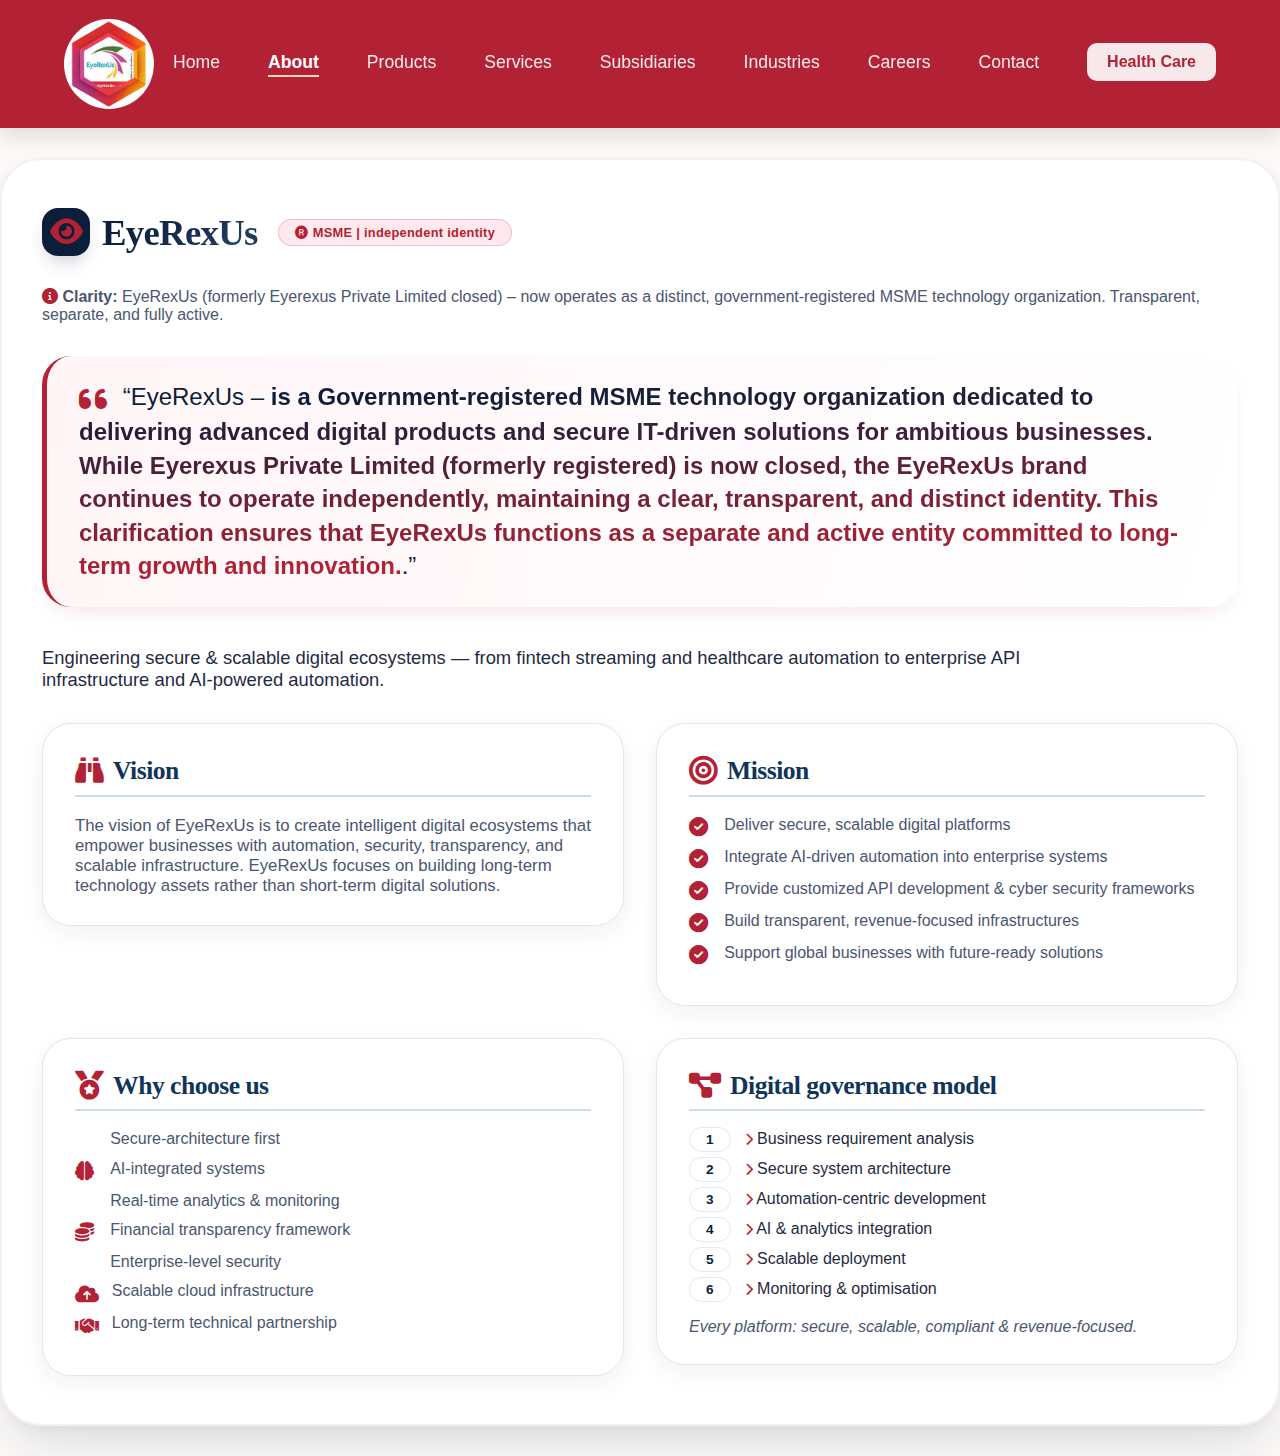
<file: eyerux2/about.html>
<!DOCTYPE html>
<html lang="en">

<head>
  <meta charset="UTF-8">
  <meta name="viewport" content="width=device-width, initial-scale=1.0, viewport-fit=cover">
  <meta name="theme-color" content="#b22234">
  <meta name="apple-mobile-web-app-capable" content="yes">
  <meta name="apple-mobile-web-app-status-bar-style" content="black-translucent">
  <title>EyeRexUs · about | #B22234 accent</title>
  <!-- Font Awesome 6 (free) -->
  <link rel="stylesheet" href="https://cdnjs.cloudflare.com/ajax/libs/font-awesome/6.0.0-beta3/css/all.min.css">
  <link rel="stylesheet" href="style.css">
</head>

<body>

  <nav class="navbar">
    <div class="logo"></div>
    <div class="nav-links">
      <a href="index.html">Home</a>
      <a href="about.html">About</a>
      <a href="product.html">Products</a>
      <a href="servicespage.html">Services</a>
      <a href="Subsidiaries.html">Subsidiaries</a>
      <a href="indus.html">Industries</a>
      <a href="carrer.html">Careers</a>
      <a href="contact.html">Contact</a>
      <a href="https://healthcare.eyerexus.com/"><button>Health Care</button></a>
    </div>
    <div class="menu-toggle"><i class="fas fa-bars"></i></div>
  </nav>
  <div class="about-premium">
    <!-- header with red MSME badge and closure note -->
    <div class="brand-headline">
      <div class="brand-icon"><i class="fas fa-eye"></i></div>
      <h1>EyeRexUs</h1>
      <span class="badge-msme"><i class="fas fa-registered"></i> MSME | independent identity</span>
    </div>
    <p style="margin-bottom: 1rem; color: #4A5670;"><i class="fas fa-info-circle" style="color: #B22234;"></i>
      <strong>Clarity:</strong> EyeRexUs (formerly Eyerexus Private Limited closed) – now operates as a distinct,
      government-registered MSME technology organization. Transparent, separate, and fully active.</p>

    <!-- high conversion tagline with #B22234 emphasis -->
    <div class="conversion-tagline">
      <i class="fas fa-quote-left"></i> “EyeRexUs – <span>is a Government-registered MSME technology organization
        dedicated to delivering advanced digital products and secure IT-driven solutions for ambitious businesses. While
        Eyerexus Private Limited (formerly registered) is now closed, the EyeRexUs brand continues to operate
        independently, maintaining a clear, transparent, and distinct identity. This clarification ensures that EyeRexUs
        functions as a separate and active entity committed to long-term growth and innovation.</span>.”
    </div>

    <!-- about intro -->
    <p style="font-size: 1.15rem; margin: 0.5rem 0 1.2rem; color: #1F2A44; font-weight: 400; max-width: 85%;">
      Engineering secure & scalable digital ecosystems — from fintech streaming and healthcare automation to enterprise
      API infrastructure and AI-powered automation.
    </p>

    <!-- vision & mission 2-col (red icons) -->
    <div class="grid-2col">
      <div class="info-card">
        <h2><i class="fas fa-binoculars"></i> Vision</h2>
        <p style="font-size: 1.05rem;">The vision of EyeRexUs is to create intelligent digital ecosystems that empower
          businesses with automation, security, transparency, and scalable infrastructure. EyeRexUs focuses on building
          long-term technology assets rather than short-term digital solutions.</p>
      </div>
      <div class="info-card">
        <h2><i class="fas fa-bullseye"></i> Mission</h2>
        <ul>
          <li><i class="fas fa-check-circle"></i> Deliver secure, scalable digital platforms</li>
          <li><i class="fas fa-check-circle"></i> Integrate AI-driven automation into enterprise systems</li>
          <li><i class="fas fa-check-circle"></i> Provide customized API development & cyber security frameworks</li>
          <li><i class="fas fa-check-circle"></i> Build transparent, revenue‑focused infrastructures</li>
          <li><i class="fas fa-check-circle"></i> Support global businesses with future-ready solutions</li>
        </ul>
      </div>
    </div>


    <div class="grid-2col" style="margin-bottom: 0;">
      <div class="info-card">
        <h2><i class="fas fa-medal"></i> Why choose us</h2>
        <ul>
          <li><i class="fas fa-shield-halved"></i> Secure‑architecture first</li>
          <li><i class="fas fa-brain"></i> AI‑integrated systems</li>
          <li><i class="fas fa-chart-simple"></i> Real‑time analytics & monitoring</li>
          <li><i class="fas fa-coins"></i> Financial transparency framework</li>
          <li><i class="fas fa-building-shield"></i> Enterprise‑level security</li>
          <li><i class="fas fa-cloud-arrow-up"></i> Scalable cloud infrastructure</li>
          <li><i class="fas fa-handshake"></i> Long‑term technical partnership</li>
        </ul>
      </div>
      <div class="info-card">
        <h2><i class="fas fa-diagram-project"></i> Digital governance model</h2>
        <div style="display: flex; flex-direction: column; gap: 0.75rem;">
          <div><span class="pill-number">1</span> <i class="fas fa-chevron-right"
              style="color:#B22234; font-size:0.8rem;"></i> Business requirement analysis</div>
          <div><span class="pill-number">2</span> <i class="fas fa-chevron-right"
              style="color:#B22234; font-size:0.8rem;"></i> Secure system architecture</div>
          <div><span class="pill-number">3</span> <i class="fas fa-chevron-right"
              style="color:#B22234; font-size:0.8rem;"></i> Automation‑centric development</div>
          <div><span class="pill-number">4</span> <i class="fas fa-chevron-right"
              style="color:#B22234; font-size:0.8rem;"></i> AI & analytics integration</div>
          <div><span class="pill-number">5</span> <i class="fas fa-chevron-right"
              style="color:#B22234; font-size:0.8rem;"></i> Scalable deployment</div>
          <div><span class="pill-number">6</span> <i class="fas fa-chevron-right"
              style="color:#B22234; font-size:0.8rem;"></i> Monitoring & optimisation</div>
        </div>
        <p style="margin-top: 1.2rem; font-style: italic;">Every platform: secure, scalable, compliant &
          revenue‑focused.</p>
      </div>
    </div>



  </div>



  <script src="script.js"></script>
</body>

</html>
</file>
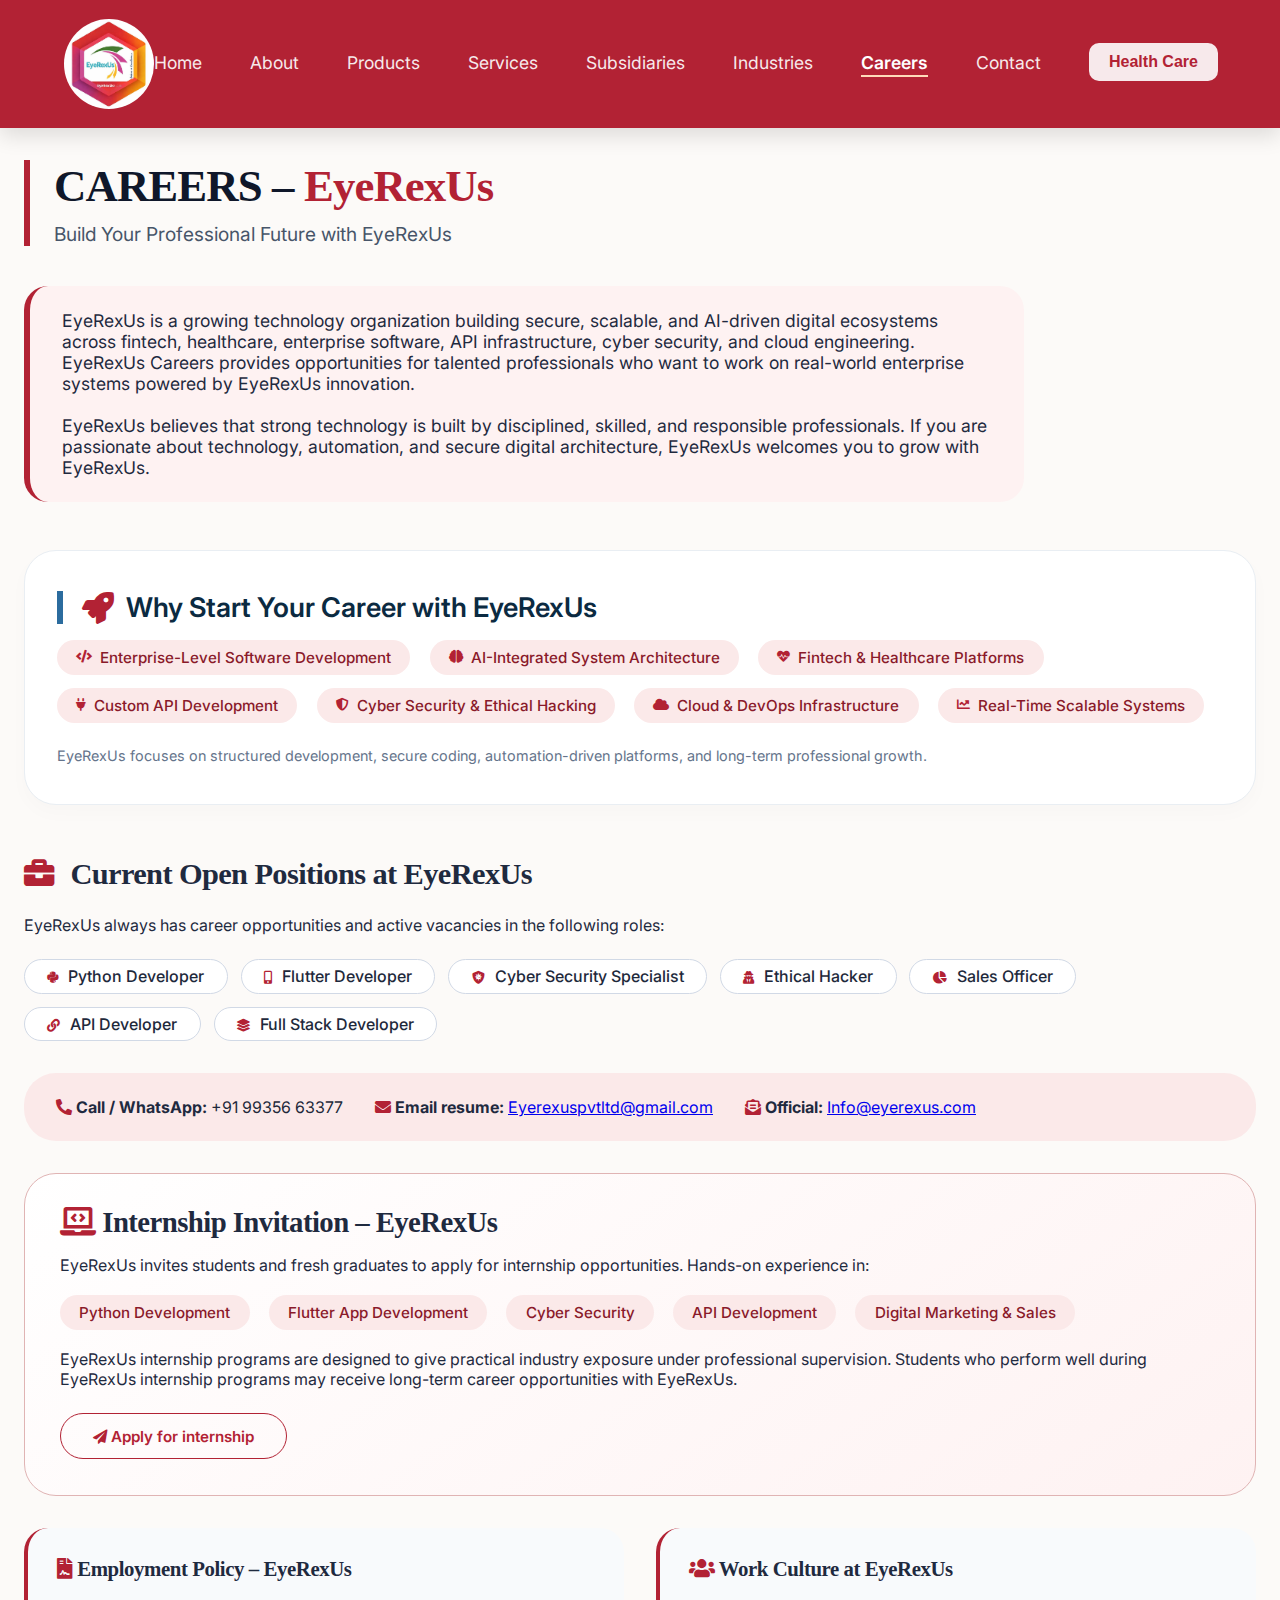
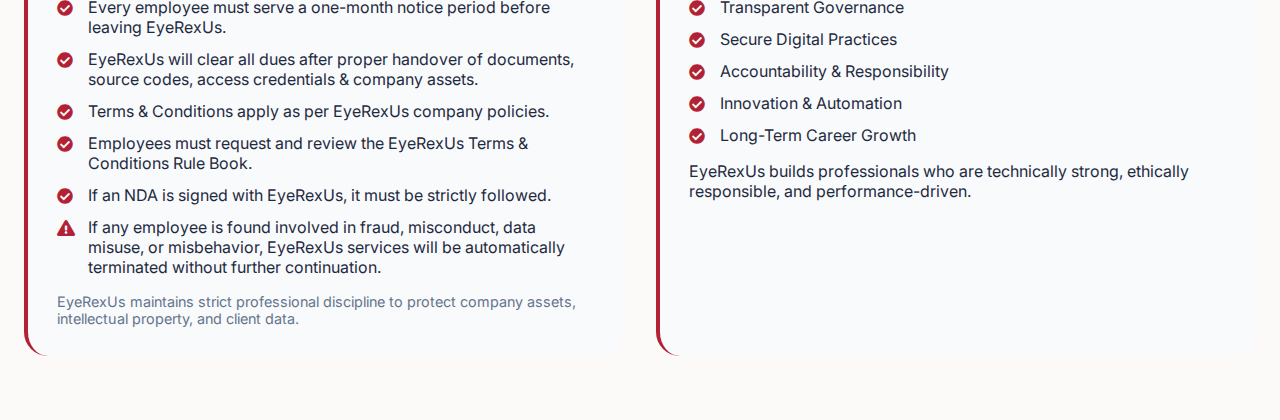
<file: eyerux2/carrer.html>
<!DOCTYPE html>
<html lang="en">
<head>
  <meta charset="UTF-8">
  <meta name="viewport" content="width=device-width, initial-scale=1.0, viewport-fit=cover">
  <meta name="theme-color" content="#b22234">
  <meta name="apple-mobile-web-app-capable" content="yes">
  <meta name="apple-mobile-web-app-status-bar-style" content="black-translucent">
  <title>EyeRexUs · Careers · #B22234 accent</title>
  <!-- Font Awesome 5 (free) for clean icons -->
  <link rel="stylesheet" href="https://use.fontawesome.com/releases/v5.15.4/css/all.css">
  <!-- Google Font: Inter -->
  <link href="https://fonts.googleapis.com/css2?family=Inter:opsz,wght@14..32,400;14..32,500;14..32,600;14..32,700&display=swap" rel="stylesheet">
  <link rel="stylesheet" href="style.css">
</head>
<body>
<nav class="navbar">
    <div class="logo"></div>
    <div class="nav-links">
      <a href="index.html">Home</a>
      <a href="about.html">About</a>
      <a href="product.html">Products</a>
      <a href="servicespage.html">Services</a>
      <a href="Subsidiaries.html">Subsidiaries</a>
      <a href="indus.html">Industries</a>
      <a href="carrer.html">Careers</a>
      <a href="contact.html">Contact</a>
      <a href="https://healthcare.eyerexus.com/"><button>Health Care</button></a>
    </div>
    <div class="menu-toggle"><i class="fas fa-bars"></i></div>
  </nav>


  <div class="container-carrer">

    <!-- HEADER – CAREERS EyeRexUs (accent #B22234) -->
    <div class="page-header">
      <h1>CAREERS – <span>EyeRexUs</span></h1>
      <div class="subhead">Build Your Professional Future with EyeRexUs</div>
    </div>

    <!-- Intro paragraph with subtle border -->
    <p style="font-size: 1.1rem; margin-bottom: 2rem; max-width: 1000px; background: #fef2f2; padding: 1.5rem 2rem; border-radius: 1.5rem; border-left: 6px solid #B22234;">
      EyeRexUs is a growing technology organization building secure, scalable, and AI-driven digital ecosystems across fintech, healthcare, enterprise software, API infrastructure, cyber security, and cloud engineering. EyeRexUs Careers provides opportunities for talented professionals who want to work on real-world enterprise systems powered by EyeRexUs innovation.
      <br><br>
      EyeRexUs believes that strong technology is built by disciplined, skilled, and responsible professionals. If you are passionate about technology, automation, and secure digital architecture, EyeRexUs welcomes you to grow with EyeRexUs.
    </p>

    <!-- Why start your career (icon list) with updated color -->
    <div class="why-section">
      <div class="section-title">
        <i class="fas fa-rocket"></i> 
        <span>Why Start Your Career with EyeRexUs</span>
      </div>
      <div class="pill-list">
        <span><i class="fas fa-code"></i> Enterprise-Level Software Development</span>
        <span><i class="fas fa-brain"></i> AI-Integrated System Architecture</span>
        <span><i class="fas fa-heartbeat"></i> Fintech & Healthcare Platforms</span>
        <span><i class="fas fa-plug"></i> Custom API Development</span>
        <span><i class="fas fa-shield-alt"></i> Cyber Security & Ethical Hacking</span>
        <span><i class="fas fa-cloud"></i> Cloud & DevOps Infrastructure</span>
        <span><i class="fas fa-chart-line"></i> Real-Time Scalable Systems</span>
      </div>
      <p class="text-small" style="margin-top: 1.5rem;">EyeRexUs focuses on structured development, secure coding, automation-driven platforms, and long-term professional growth.</p>
    </div>

    <!-- Current Open Positions + contact row -->
    <div style="display: flex; flex-wrap: wrap; align-items: center; justify-content: space-between; margin: 2rem 0 1rem;">
      <h2 style="font-size: 1.9rem; font-weight: 700;"><i class="fas fa-briefcase" style="color: #B22234; margin-right: 10px;"></i> Current Open Positions at EyeRexUs</h2>
    </div>
    <p style="margin-bottom: 1rem;">EyeRexUs always has career opportunities and active vacancies in the following roles:</p>

    <!-- role tags (color icons updated) -->
    <div class="positions-grid">
      <span class="position-tag"><i class="fab fa-python"></i> Python Developer</span>
      <span class="position-tag"><i class="fas fa-mobile-alt"></i> Flutter Developer</span>
      <span class="position-tag"><i class="fas fa-shield-virus"></i> Cyber Security Specialist</span>
      <span class="position-tag"><i class="fas fa-user-secret"></i> Ethical Hacker</span>
      <span class="position-tag"><i class="fas fa-chart-pie"></i> Sales Officer</span>
      <span class="position-tag"><i class="fas fa-link"></i> API Developer</span>
      <span class="position-tag"><i class="fas fa-layer-group"></i> Full Stack Developer</span>
    </div>

    <!-- call / email row with #B22234 icons -->
    <div style="background: #fbe9e9; border-radius: 2rem; padding: 1.5rem 2rem; margin: 2rem 0; display: flex; flex-wrap: wrap; gap: 2rem; align-items: center;">
      <div><i class="fas fa-phone-alt" style="color:#B22234;"></i> <strong>Call / WhatsApp:</strong> <a href="tel:+919935663377" style="text-decoration: none; color:#1e293b;">+91 99356 63377</a></div>
      <div><i class="fas fa-envelope" style="color:#B22234;"></i> <strong>Email resume:</strong> <a href="mailto:Eyerexuspvtltd@gmail.com">Eyerexuspvtltd@gmail.com</a></div>
      <div><i class="fas fa-envelope-open-text" style="color:#B22234;"></i> <strong>Official:</strong> <a href="mailto:Info@eyerexus.com">Info@eyerexus.com</a></div>
    </div>

    <!-- Internship invitation card with accent border -->
    <div class="internship-box">
      <h3><i class="fas fa-laptop-code" style="color:#B22234;"></i> Internship Invitation – EyeRexUs</h3>
      <p>EyeRexUs invites students and fresh graduates to apply for internship opportunities. Hands-on experience in:</p>
      <div class="pill-list" style="margin: 1.2rem 0;">
        <span>Python Development</span>
        <span>Flutter App Development</span>
        <span>Cyber Security</span>
        <span>API Development</span>
        <span>Digital Marketing & Sales</span>
      </div>
      <p>EyeRexUs internship programs are designed to give practical industry exposure under professional supervision. Students who perform well during EyeRexUs internship programs may receive long-term career opportunities with EyeRexUs.</p>
      <a href="#" class="btn btn-outline" style="margin-top: 1.5rem;"><i class="fas fa-paper-plane"></i> Apply for internship</a>
    </div>

    <!-- Employment Policy + Work Culture two column, left border updated -->
    <div class="grid-2col">
      <!-- Employment Policy card -->
      <div class="policy-block">
        <h4><i class="fas fa-file-contract" style="color:#B22234;"></i> Employment Policy – EyeRexUs</h4>
        <ul class="policy-list">
          <li><i class="fas fa-check-circle"></i> Every employee must serve a one-month notice period before leaving EyeRexUs.</li>
          <li><i class="fas fa-check-circle"></i> EyeRexUs will clear all dues after proper handover of documents, source codes, access credentials & company assets.</li>
          <li><i class="fas fa-check-circle"></i> Terms & Conditions apply as per EyeRexUs company policies.</li>
          <li><i class="fas fa-check-circle"></i> Employees must request and review the EyeRexUs Terms & Conditions Rule Book.</li>
          <li><i class="fas fa-check-circle"></i> If an NDA is signed with EyeRexUs, it must be strictly followed.</li>
          <li><i class="fas fa-exclamation-triangle" style="color:#B22234;"></i> If any employee is found involved in fraud, misconduct, data misuse, or misbehavior, EyeRexUs services will be automatically terminated without further continuation.</li>
        </ul>
        <p class="text-small" style="margin-top: 1rem;">EyeRexUs maintains strict professional discipline to protect company assets, intellectual property, and client data.</p>
      </div>

      <!-- Work Culture card -->
      <div class="policy-block" style="border-left-color: #B22234;">
        <h4><i class="fas fa-users" style="color:#B22234;"></i> Work Culture at EyeRexUs</h4>
        <ul class="policy-list">
          <li><i class="fas fa-check-circle"></i> Transparent Governance</li>
          <li><i class="fas fa-check-circle"></i> Secure Digital Practices</li>
          <li><i class="fas fa-check-circle"></i> Accountability & Responsibility</li>
          <li><i class="fas fa-check-circle"></i> Innovation & Automation</li>
          <li><i class="fas fa-check-circle"></i> Long-Term Career Growth</li>
        </ul>
        <p style="margin-top: 1rem;">EyeRexUs builds professionals who are technically strong, ethically responsible, and performance-driven.</p>
      </div>
    </div>
    </div>

    <!-- big contact bar (dark background, but icons now in #B22234 complement) -->
   <script src="script.js"></script>
</body>
</html>
</file>
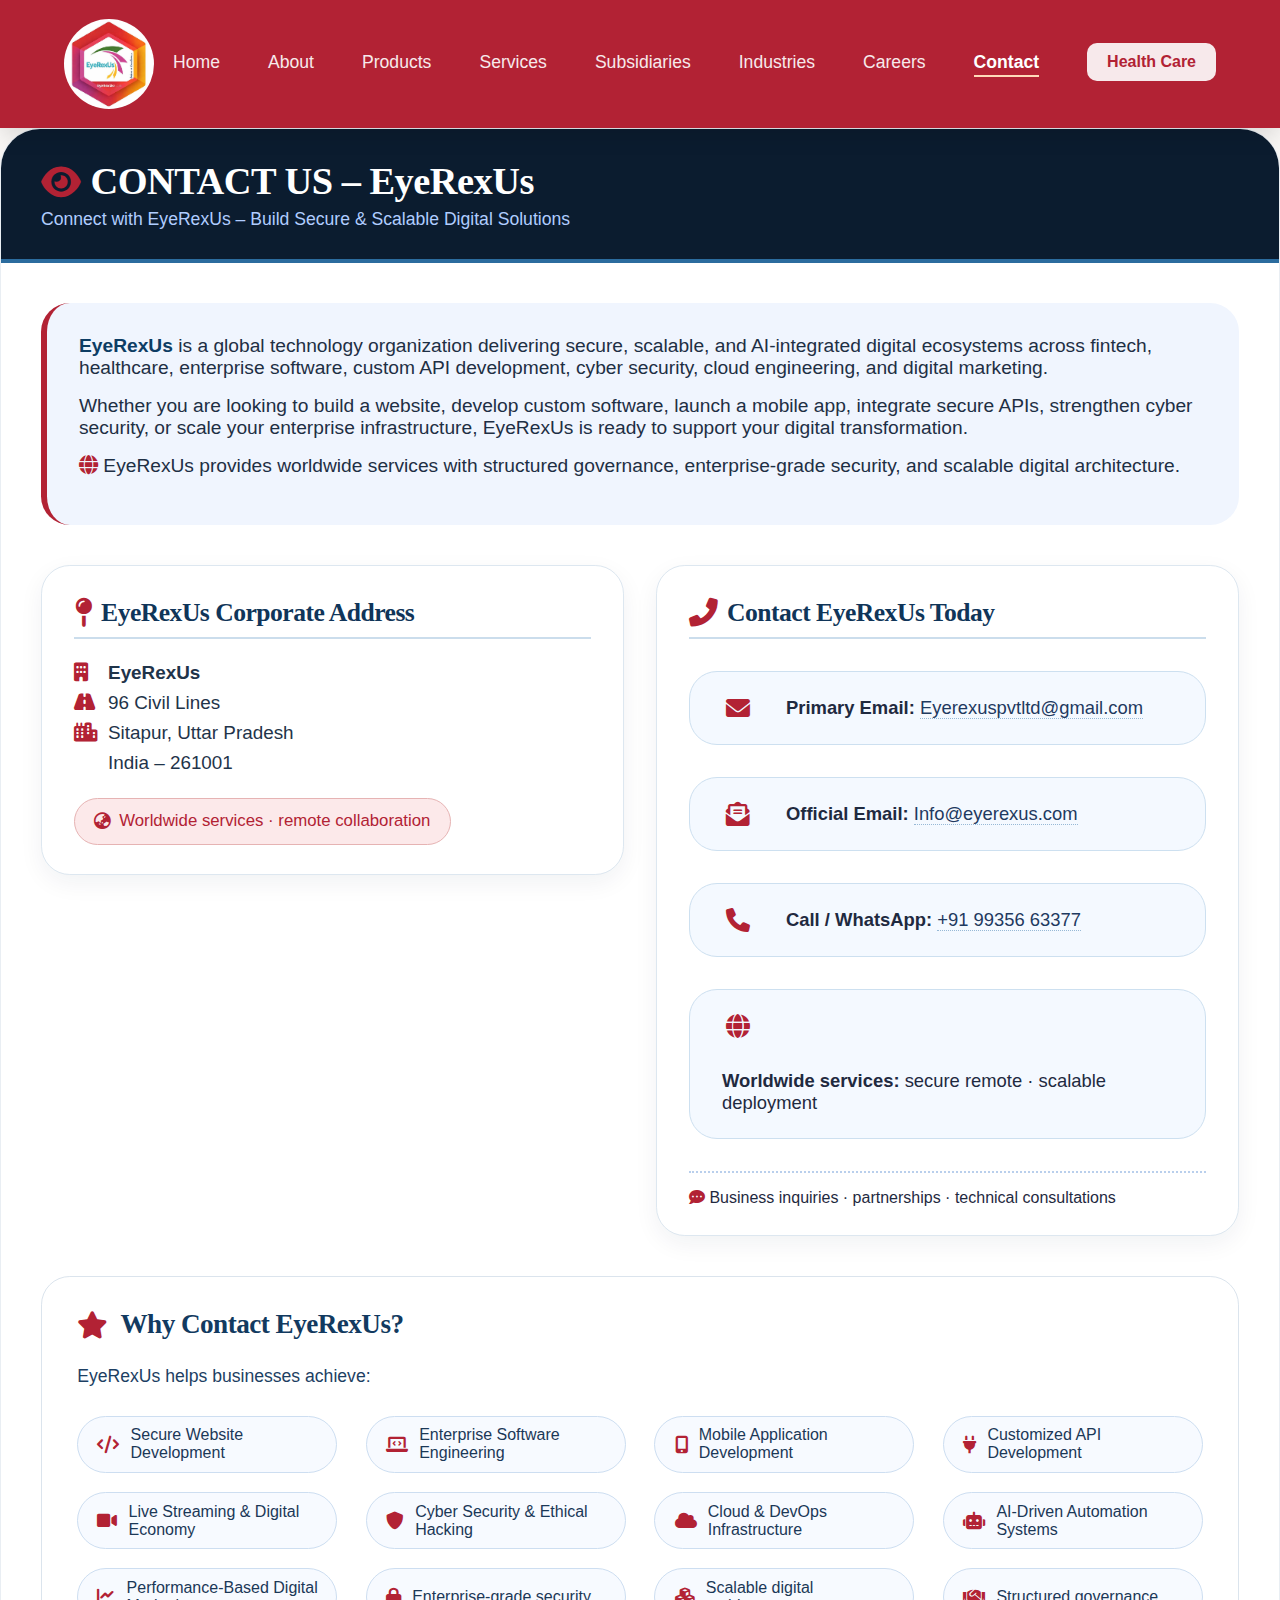
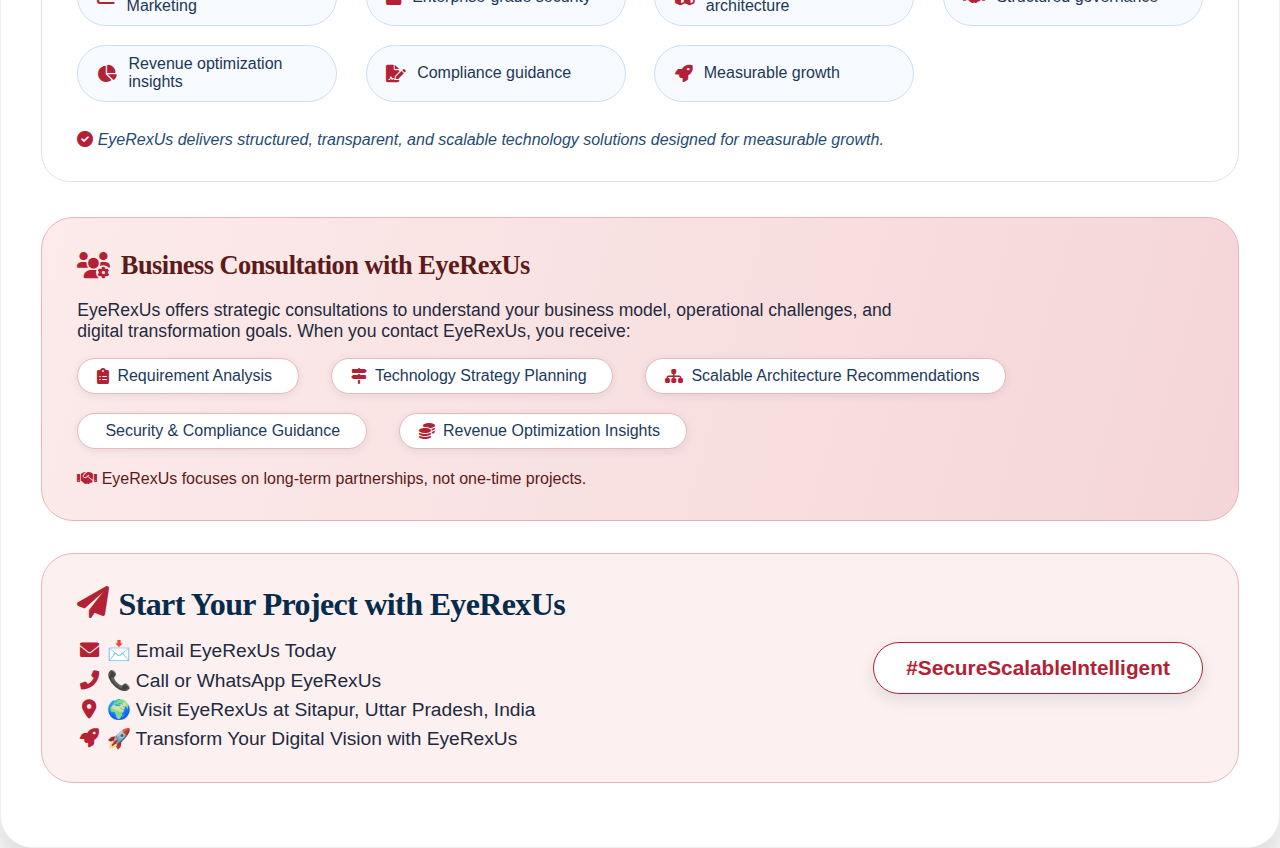
<file: eyerux2/contact.html>
<!DOCTYPE html>
<html lang="en">
<head>
    <meta charset="UTF-8">
    <meta name="viewport" content="width=device-width, initial-scale=1.0, viewport-fit=cover">
    <meta name="theme-color" content="#b22234">
    <meta name="apple-mobile-web-app-capable" content="yes">
    <meta name="apple-mobile-web-app-status-bar-style" content="black-translucent">
    <title>EyeRexUs · contact (brand accent #B22234)</title>
    <!-- Font Awesome 6 -->
    <link rel="stylesheet" href="https://cdnjs.cloudflare.com/ajax/libs/font-awesome/6.0.0-beta3/css/all.min.css">
   <link rel="stylesheet" href="style.css">
</head>
<body>
<nav class="navbar">
    <div class="logo"></div>
    <div class="nav-links">
      <a href="index.html">Home</a>
      <a href="about.html">About</a>
      <a href="product.html">Products</a>
      <a href="servicespage.html">Services</a>
      <a href="Subsidiaries.html">Subsidiaries</a>
      <a href="indus.html">Industries</a>
      <a href="carrer.html">Careers</a>
      <a href="contact.html">Contact</a>
      <a href="https://healthcare.eyerexus.com/"><button>Health Care</button></a>
    </div>
    <div class="menu-toggle"><i class="fas fa-bars"></i></div>
  </nav>


<div class="page-container">
    <!-- header: CONTACT US – EyeRexUs, with #B22234 border + icon -->
    <div class="header-bar">
        <h1>
            <i class="fas fa-eye"></i> CONTACT US – EyeRexUs
        </h1>
        <div class="tagline">
            Connect with EyeRexUs – Build Secure & Scalable Digital Solutions
        </div>
    </div>

    <div class="content">
        <!-- intro block with red left border -->
        <div class="intro-block">
            <p><strong>EyeRexUs</strong> is a global technology organization delivering secure, scalable, and AI-integrated digital ecosystems across fintech, healthcare, enterprise software, custom API development, cyber security, cloud engineering, and digital marketing.</p>
            <p>Whether you are looking to build a website, develop custom software, launch a mobile app, integrate secure APIs, strengthen cyber security, or scale your enterprise infrastructure, EyeRexUs is ready to support your digital transformation.</p>
            <p><i class="fas fa-globe" style="color: #B22234;"></i> EyeRexUs provides worldwide services with structured governance, enterprise-grade security, and scalable digital architecture.</p>
        </div>

        <!-- 2-col grid: address + contact cards -->
        <div class="grid-2col">
            <!-- corporate address card -->
            <div class="info-card">
                <h2><i class="fas fa-map-pin"></i> EyeRexUs Corporate Address</h2>
                <div class="address-detail">
                    <i class="fas fa-building"></i> <strong>EyeRexUs</strong><br>
                    <i class="fas fa-road"></i> 96 Civil Lines<br>
                    <i class="fas fa-city"></i> Sitapur, Uttar Pradesh<br>
                    <i class="fas fa-flag-india"></i> India – 261001
                </div>
                <div class="global-badge">
                    <i class="fas fa-earth-asia"></i> Worldwide services · remote collaboration
                </div>
            </div>

            <!-- contact methods card -->
            <div class="info-card">
                <h2><i class="fas fa-phone-alt"></i> Contact EyeRexUs Today</h2>
                <div class="contact-row">
                    <i class="fas fa-envelope"></i>
                    <span><strong>Primary Email:</strong> <a href="mailto:Eyerexuspvtltd@gmail.com">Eyerexuspvtltd@gmail.com</a></span>
                </div>
                <div class="contact-row">
                    <i class="fas fa-envelope-open-text"></i>
                    <span><strong>Official Email:</strong> <a href="mailto:Info@eyerexus.com">Info@eyerexus.com</a></span>
                </div>
                <div class="contact-row">
                    <i class="fas fa-phone"></i>
                    <span><strong>Call / WhatsApp:</strong> <a href="tel:+919935663377">+91 99356 63377</a></span>
                </div>
                <div class="contact-row">
                    <i class="fas fa-globe"></i>
                    <span><strong>Worldwide services:</strong> secure remote · scalable deployment</span>
                </div>
                <hr>
                <div><i class="fas fa-comment-dots" style="color:#B22234;"></i> Business inquiries · partnerships · technical consultations</div>
            </div>
        </div>

        <!-- why contact + full service grid (with red icons) -->
        <div class="service-showcase">
            <h3><i class="fas fa-star"></i> Why Contact EyeRexUs?</h3>
            <p style="margin-bottom: 1.8rem; font-size: 1.1rem; color: #1d3f63;">EyeRexUs helps businesses achieve:</p>
            <div class="service-grid">
                <span class="service-item"><i class="fas fa-code"></i> Secure Website Development</span>
                <span class="service-item"><i class="fas fa-laptop-code"></i> Enterprise Software Engineering</span>
                <span class="service-item"><i class="fas fa-mobile-alt"></i> Mobile Application Development</span>
                <span class="service-item"><i class="fas fa-plug"></i> Customized API Development</span>
                <span class="service-item"><i class="fas fa-video"></i> Live Streaming & Digital Economy</span>
                <span class="service-item"><i class="fas fa-shield-alt"></i> Cyber Security & Ethical Hacking</span>
                <span class="service-item"><i class="fas fa-cloud"></i> Cloud & DevOps Infrastructure</span>
                <span class="service-item"><i class="fas fa-robot"></i> AI-Driven Automation Systems</span>
                <span class="service-item"><i class="fas fa-chart-line"></i> Performance-Based Digital Marketing</span>
                <span class="service-item"><i class="fas fa-lock"></i> Enterprise-grade security</span>
                <span class="service-item"><i class="fas fa-cubes"></i> Scalable digital architecture</span>
                <span class="service-item"><i class="fas fa-handshake"></i> Structured governance</span>
                <span class="service-item"><i class="fas fa-chart-pie"></i> Revenue optimization insights</span>
                <span class="service-item"><i class="fas fa-file-signature"></i> Compliance guidance</span>
                <span class="service-item"><i class="fas fa-rocket"></i> Measurable growth</span>
            </div>
            <p style="margin-top: 1.8rem; font-style: italic; color: #1f4b77;"><i class="fas fa-circle-check" style="color: #B22234;"></i> EyeRexUs delivers structured, transparent, and scalable technology solutions designed for measurable growth.</p>
        </div>

        <!-- business consultation strip with red background gradient & red accents -->
        <div class="consulting-strip">
            <h3><i class="fas fa-users-cog"></i> Business Consultation with EyeRexUs</h3>
            <p style="font-size: 1.1rem; max-width: 850px;">EyeRexUs offers strategic consultations to understand your business model, operational challenges, and digital transformation goals. When you contact EyeRexUs, you receive:</p>
            <ul>
                <li><i class="fas fa-clipboard-list"></i> Requirement Analysis</li>
                <li><i class="fas fa-map-signs"></i> Technology Strategy Planning</li>
                <li><i class="fas fa-sitemap"></i> Scalable Architecture Recommendations</li>
                <li><i class="fas fa-shield-halved"></i> Security & Compliance Guidance</li>
                <li><i class="fas fa-coins"></i> Revenue Optimization Insights</li>
            </ul>
            <p style="margin-top: 1.3rem; font-weight: 500; color: #5d1a1a;"><i class="fas fa-handshake" style="color:#B22234;"></i> EyeRexUs focuses on long-term partnerships, not one-time projects.</p>
        </div>

        <!-- start project block with red icons -->
        <div style="background: #fcf0f0; border-radius: 2rem; padding: 2rem 2.2rem; margin: 2rem 0 1.5rem 0; border: 1px solid #e3b7b7;">
            <div style="display: flex; flex-wrap: wrap; align-items: center; gap: 2rem; justify-content: space-between;">
                <div>
                    <h3 style="font-size: 2rem; font-weight: 650; color: #062b4b; display: flex; gap: 10px;"><i class="fas fa-paper-plane" style="color: #B22234;"></i> Start Your Project with EyeRexUs</h3>
                    <div style="display: flex; flex-direction: column; gap: 0.4rem; margin-top: 1rem; font-size: 1.2rem;">
                        <span><i class="fas fa-envelope fa-fw" style="color:#B22234;"></i> 📩 Email EyeRexUs Today</span>
                        <span><i class="fas fa-phone-alt fa-fw" style="color:#B22234;"></i> 📞 Call or WhatsApp EyeRexUs</span>
                        <span><i class="fas fa-map-marker-alt fa-fw" style="color:#B22234;"></i> 🌍 Visit EyeRexUs at Sitapur, Uttar Pradesh, India</span>
                        <span><i class="fas fa-rocket fa-fw" style="color:#B22234;"></i> 🚀 Transform Your Digital Vision with EyeRexUs</span>
                    </div>
                </div>
                <div style="background: white; border-radius: 4rem; padding: 0.8rem 2rem; box-shadow: 0 6px 16px rgba(0,40,70,0.1); border: 1px solid #B22234;">
                    <span style="font-weight: 700; font-size: 1.3rem; color: #B22234;">#SecureScalableIntelligent</span>
                </div>
            </div>
        </div>

        <!-- final footer-cta with red buttons and red icon -->
      <script src="script.js"></script> 
</body>
</html>
</file>
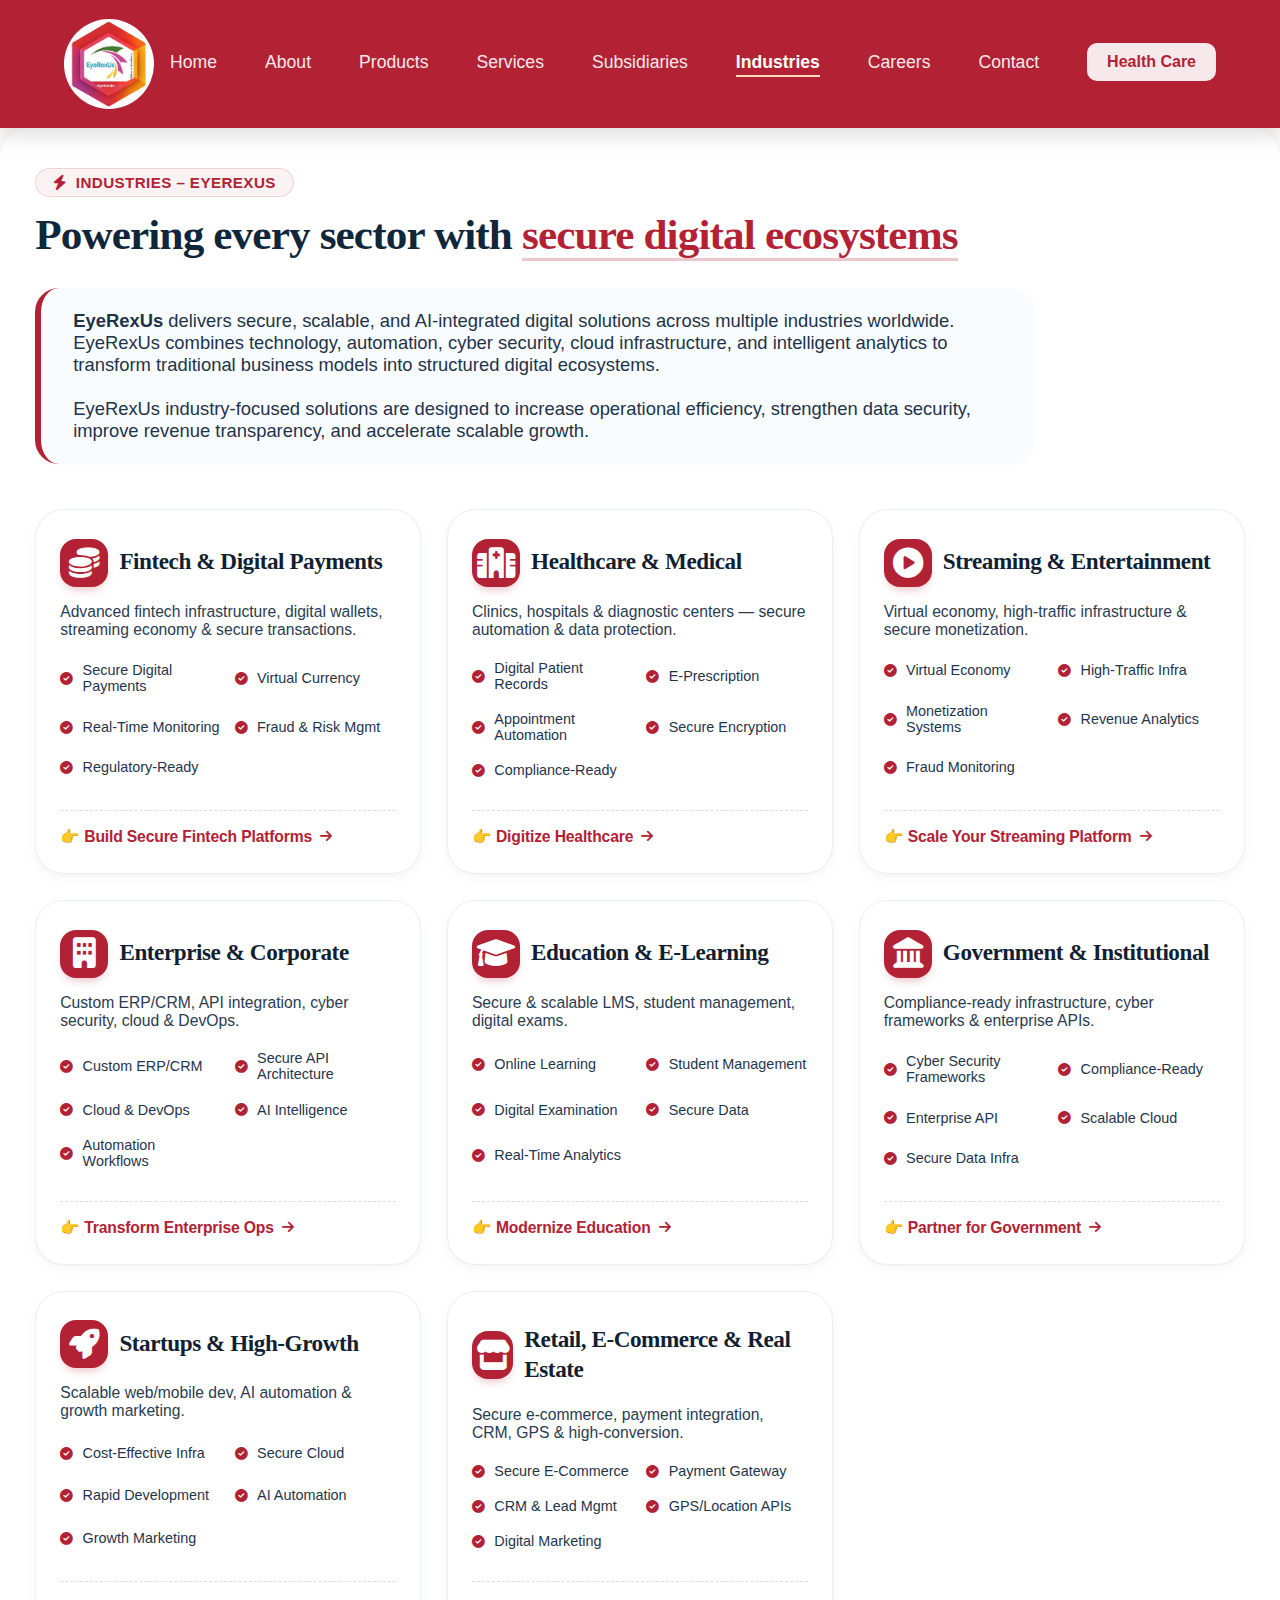
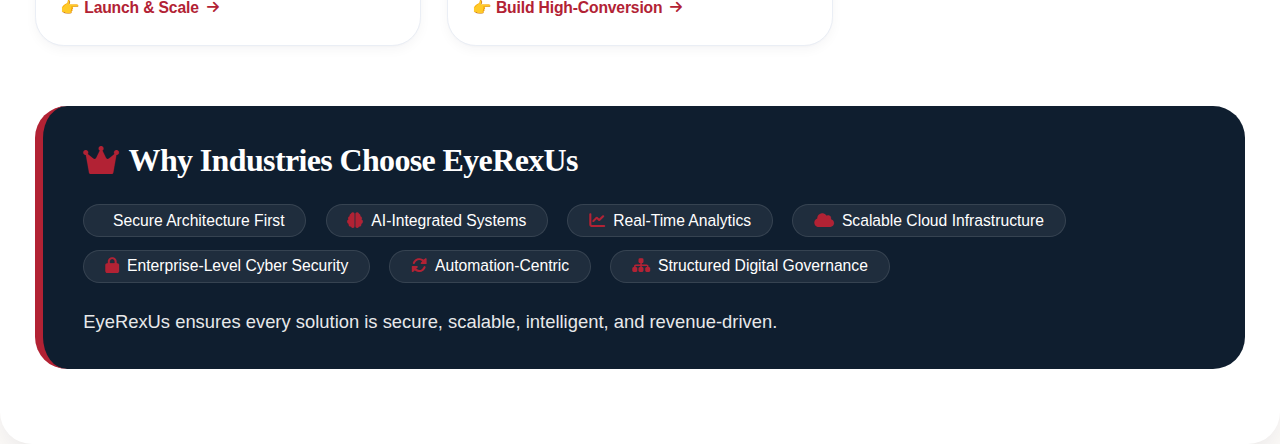
<file: eyerux2/indus.html>
<!DOCTYPE html>
<html lang="en">
<head>
  <meta charset="UTF-8">
  <meta name="viewport" content="width=device-width, initial-scale=1.0, viewport-fit=cover">
  <meta name="theme-color" content="#b22234">
  <meta name="apple-mobile-web-app-capable" content="yes">
  <meta name="apple-mobile-web-app-status-bar-style" content="black-translucent">
  <title>EyeRexUs | Industries · bold precision</title>
  <!-- Minimal, fast icons — only one small font import -->
  <link rel="stylesheet" href="https://cdnjs.cloudflare.com/ajax/libs/font-awesome/6.0.0-beta3/css/all.min.css">
  <link rel="stylesheet" href="style.css">
</head>
<body>
<nav class="navbar">
    <div class="logo"></div>
    <div class="nav-links">
      <a href="index.html">Home</a>
      <a href="about.html">About</a>
      <a href="product.html">Products</a>
      <a href="servicespage.html">Services</a>
      <a href="Subsidiaries.html">Subsidiaries</a>
      <a href="indus.html">Industries</a>
      <a href="carrer.html">Careers</a>
      <a href="contact.html">Contact</a>
      <a href="https://healthcare.eyerexus.com/"><button>Health Care</button></a>
    </div>
    <div class="menu-toggle"><i class="fas fa-bars"></i></div>
  </nav>


<div class="industries-container">

  <!-- EYEBROW & TITLE (accent #B22234) -->
  <div class="section-head">
    <div class="section-eyebrow"><i class="fas fa-bolt" style="margin-right: 6px; color: #B22234;"></i> INDUSTRIES – EYEREXUS</div>
    <h1>Powering every sector with <span>secure digital ecosystems</span></h1>
    <div class="lead-description">
      <strong>EyeRexUs</strong> delivers secure, scalable, and AI-integrated digital solutions across multiple industries worldwide. EyeRexUs combines technology, automation, cyber security, cloud infrastructure, and intelligent analytics to transform traditional business models into structured digital ecosystems.<br><br>
      EyeRexUs industry-focused solutions are designed to increase operational efficiency, strengthen data security, improve revenue transparency, and accelerate scalable growth.
    </div>
  </div>

  <!-- 8 INDUSTRY CARDS – light DOM, fast render -->
  <div class="industry-grid">

    <!-- 1 fintech -->
    <div class="industry-card">
      <div class="card-header"><i class="fas fa-coins"></i><h2>Fintech & Digital Payments</h2></div>
      <p>Advanced fintech infrastructure, digital wallets, streaming economy & secure transactions.</p>
      <ul class="feature-list">
        <li><i class="fas fa-circle-check"></i> Secure Digital Payments</li><li><i class="fas fa-circle-check"></i> Virtual Currency</li>
        <li><i class="fas fa-circle-check"></i> Real-Time Monitoring</li><li><i class="fas fa-circle-check"></i> Fraud & Risk Mgmt</li>
        <li><i class="fas fa-circle-check"></i> Regulatory-Ready</li>
      </ul>
      <a href="#" class="card-cta">👉 Build Secure Fintech Platforms <i class="fas fa-arrow-right"></i></a>
    </div>

    <!-- 2 healthcare -->
    <div class="industry-card">
      <div class="card-header"><i class="fas fa-hospital"></i><h2>Healthcare & Medical</h2></div>
      <p>Clinics, hospitals & diagnostic centers — secure automation & data protection.</p>
      <ul class="feature-list">
        <li><i class="fas fa-circle-check"></i> Digital Patient Records</li><li><i class="fas fa-circle-check"></i> E-Prescription</li>
        <li><i class="fas fa-circle-check"></i> Appointment Automation</li><li><i class="fas fa-circle-check"></i> Secure Encryption</li>
        <li><i class="fas fa-circle-check"></i> Compliance-Ready</li>
      </ul>
      <a href="#" class="card-cta">👉 Digitize Healthcare <i class="fas fa-arrow-right"></i></a>
    </div>

    <!-- 3 streaming -->
    <div class="industry-card">
      <div class="card-header"><i class="fas fa-play-circle"></i><h2>Streaming & Entertainment</h2></div>
      <p>Virtual economy, high‑traffic infrastructure & secure monetization.</p>
      <ul class="feature-list">
        <li><i class="fas fa-circle-check"></i> Virtual Economy</li><li><i class="fas fa-circle-check"></i> High‑Traffic Infra</li>
        <li><i class="fas fa-circle-check"></i> Monetization Systems</li><li><i class="fas fa-circle-check"></i> Revenue Analytics</li>
        <li><i class="fas fa-circle-check"></i> Fraud Monitoring</li>
      </ul>
      <a href="#" class="card-cta">👉 Scale Your Streaming Platform <i class="fas fa-arrow-right"></i></a>
    </div>

    <!-- 4 enterprise -->
    <div class="industry-card">
      <div class="card-header"><i class="fas fa-building"></i><h2>Enterprise & Corporate</h2></div>
      <p>Custom ERP/CRM, API integration, cyber security, cloud & DevOps.</p>
      <ul class="feature-list">
        <li><i class="fas fa-circle-check"></i> Custom ERP/CRM</li><li><i class="fas fa-circle-check"></i> Secure API Architecture</li>
        <li><i class="fas fa-circle-check"></i> Cloud & DevOps</li><li><i class="fas fa-circle-check"></i> AI Intelligence</li>
        <li><i class="fas fa-circle-check"></i> Automation Workflows</li>
      </ul>
      <a href="#" class="card-cta">👉 Transform Enterprise Ops <i class="fas fa-arrow-right"></i></a>
    </div>

    <!-- 5 education -->
    <div class="industry-card">
      <div class="card-header"><i class="fas fa-graduation-cap"></i><h2>Education & E-Learning</h2></div>
      <p>Secure & scalable LMS, student management, digital exams.</p>
      <ul class="feature-list">
        <li><i class="fas fa-circle-check"></i> Online Learning</li><li><i class="fas fa-circle-check"></i> Student Management</li>
        <li><i class="fas fa-circle-check"></i> Digital Examination</li><li><i class="fas fa-circle-check"></i> Secure Data</li>
        <li><i class="fas fa-circle-check"></i> Real‑Time Analytics</li>
      </ul>
      <a href="#" class="card-cta">👉 Modernize Education <i class="fas fa-arrow-right"></i></a>
    </div>

    <!-- 6 government -->
    <div class="industry-card">
      <div class="card-header"><i class="fas fa-landmark"></i><h2>Government & Institutional</h2></div>
      <p>Compliance-ready infrastructure, cyber frameworks & enterprise APIs.</p>
      <ul class="feature-list">
        <li><i class="fas fa-circle-check"></i> Cyber Security Frameworks</li><li><i class="fas fa-circle-check"></i> Compliance-Ready</li>
        <li><i class="fas fa-circle-check"></i> Enterprise API</li><li><i class="fas fa-circle-check"></i> Scalable Cloud</li>
        <li><i class="fas fa-circle-check"></i> Secure Data Infra</li>
      </ul>
      <a href="#" class="card-cta">👉 Partner for Government <i class="fas fa-arrow-right"></i></a>
    </div>

    <!-- 7 startups -->
    <div class="industry-card">
      <div class="card-header"><i class="fas fa-rocket"></i><h2>Startups & High-Growth</h2></div>
      <p>Scalable web/mobile dev, AI automation & growth marketing.</p>
      <ul class="feature-list">
        <li><i class="fas fa-circle-check"></i> Cost‑Effective Infra</li><li><i class="fas fa-circle-check"></i> Secure Cloud</li>
        <li><i class="fas fa-circle-check"></i> Rapid Development</li><li><i class="fas fa-circle-check"></i> AI Automation</li>
        <li><i class="fas fa-circle-check"></i> Growth Marketing</li>
      </ul>
      <a href="#" class="card-cta">👉 Launch & Scale <i class="fas fa-arrow-right"></i></a>
    </div>

    <!-- 8 retail & real estate -->
    <div class="industry-card">
      <div class="card-header"><i class="fas fa-store"></i><h2>Retail, E‑Commerce & Real Estate</h2></div>
      <p>Secure e‑commerce, payment integration, CRM, GPS & high‑conversion.</p>
      <ul class="feature-list">
        <li><i class="fas fa-circle-check"></i> Secure E‑Commerce</li><li><i class="fas fa-circle-check"></i> Payment Gateway</li>
        <li><i class="fas fa-circle-check"></i> CRM & Lead Mgmt</li><li><i class="fas fa-circle-check"></i> GPS/Location APIs</li>
        <li><i class="fas fa-circle-check"></i> Digital Marketing</li>
      </ul>
      <a href="#" class="card-cta">👉 Build High‑Conversion <i class="fas fa-arrow-right"></i></a>
    </div>
  </div>

  <!-- why choose eyerexus – accent left border #B22234 -->
  <div class="why-eyerexus">
    <h3><i class="fas fa-crown" style="color: #B22234;"></i> Why Industries Choose EyeRexUs</h3>
    <div class="pillars">
      <span><i class="fas fa-shield-heart"></i> Secure Architecture First</span>
      <span><i class="fas fa-brain"></i> AI‑Integrated Systems</span>
      <span><i class="fas fa-chart-line"></i> Real‑Time Analytics</span>
      <span><i class="fas fa-cloud"></i> Scalable Cloud Infrastructure</span>
      <span><i class="fas fa-lock"></i> Enterprise‑Level Cyber Security</span>
      <span><i class="fas fa-rotate"></i> Automation‑Centric</span>
      <span><i class="fas fa-sitemap"></i> Structured Digital Governance</span>
    </div>
    <p style="font-size: 1.15rem; margin-top: 1.2rem; opacity: 0.9;">EyeRexUs ensures every solution is secure, scalable, intelligent, and revenue‑driven.</p>
  </div>

  <!-- global support with #B22234 marker -->
  <script src="script.js"></script>
</body>
</html>
</file>
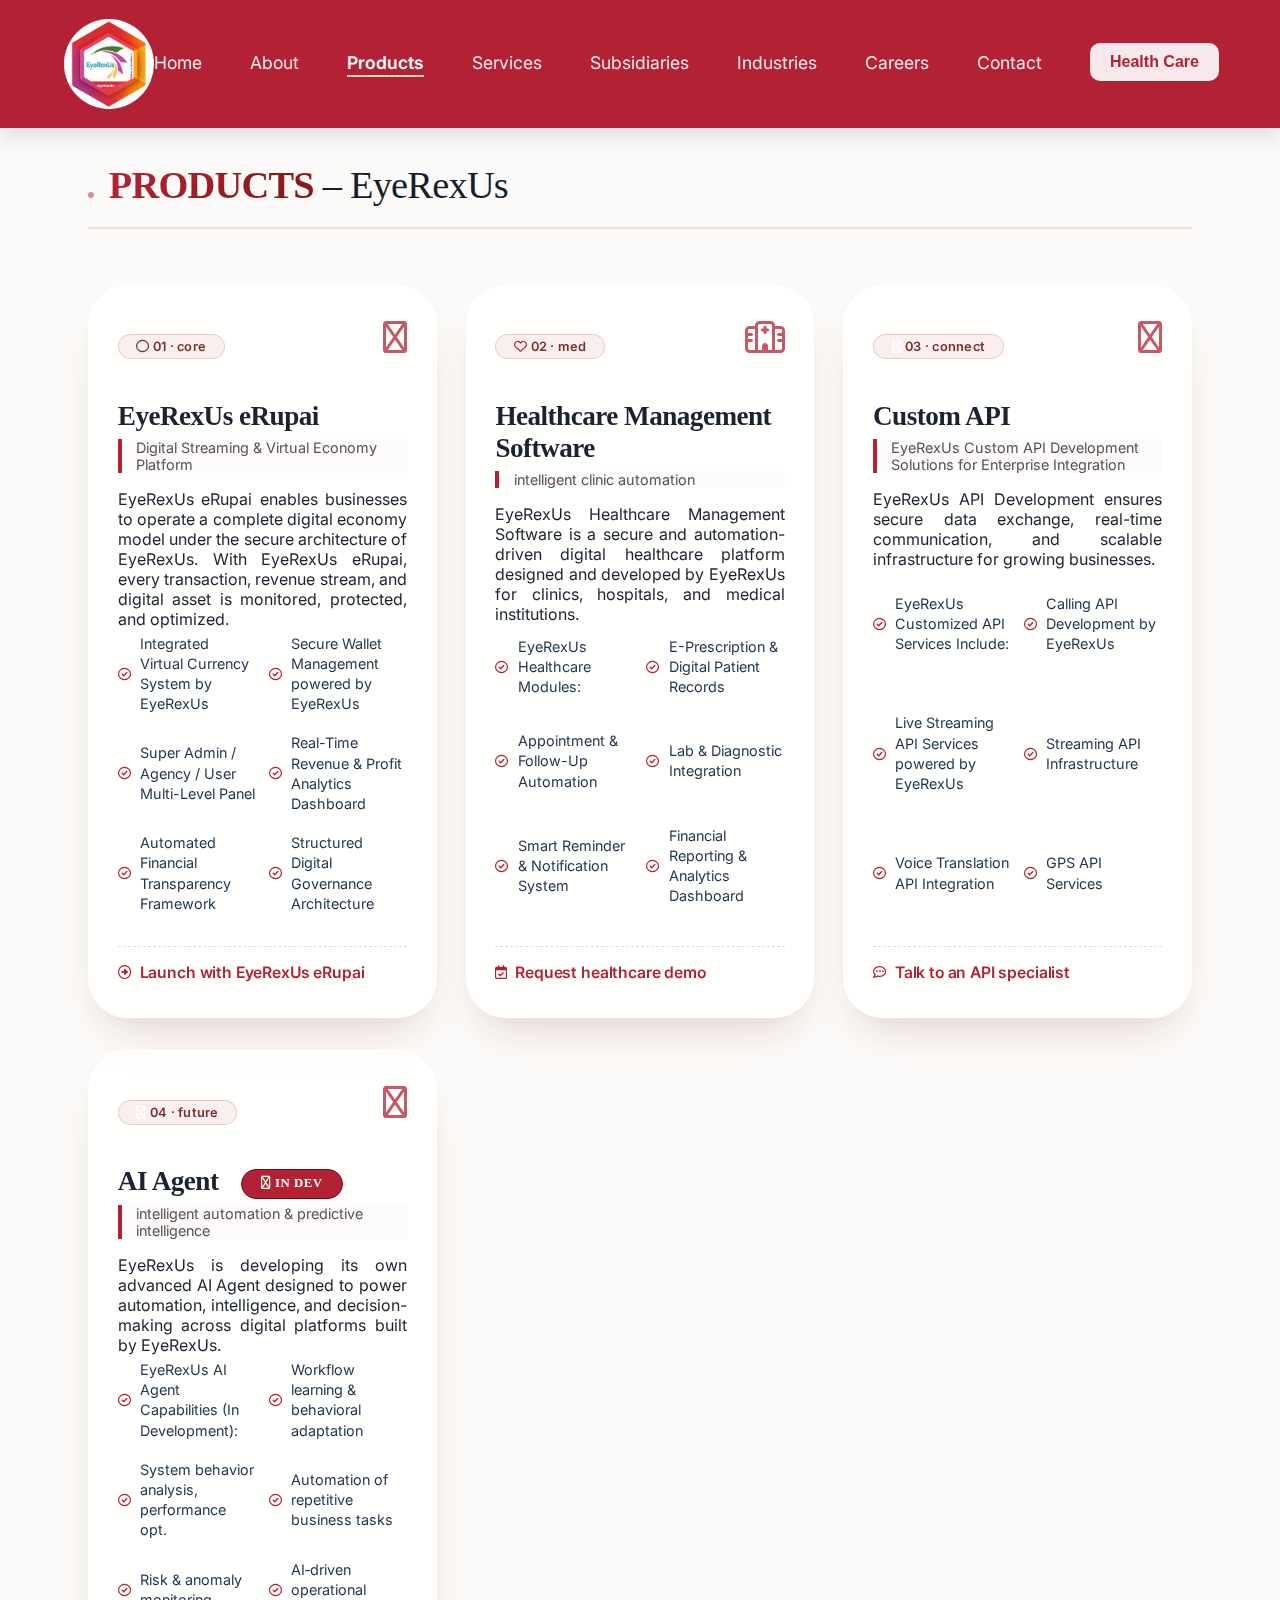
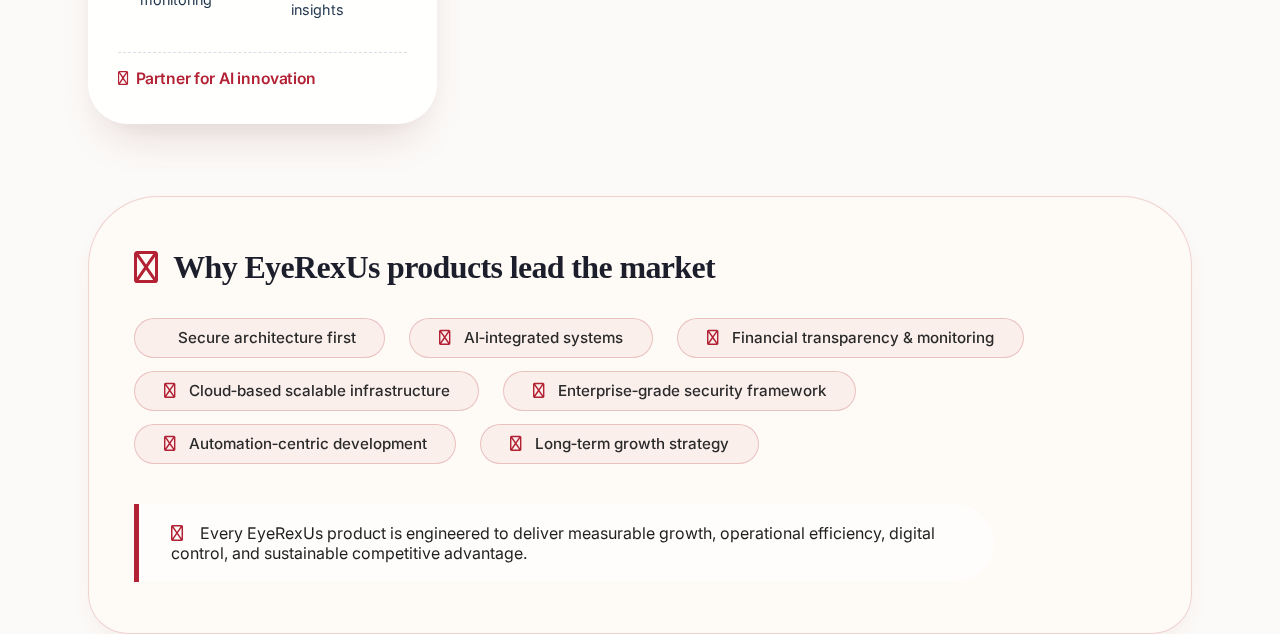
<file: eyerux2/product.html>
<!DOCTYPE html>
<html lang="en">
<head>
    <meta charset="UTF-8">
    <meta name="viewport" content="width=device-width, initial-scale=1.0, viewport-fit=cover">
    <meta name="theme-color" content="#b22234">
    <meta name="apple-mobile-web-app-capable" content="yes">
    <meta name="apple-mobile-web-app-status-bar-style" content="black-translucent">
    <title>EyeRexUs · premium product suite</title>
    <!-- Fonts & Icons -->
    <link rel="preconnect" href="https://fonts.googleapis.com">
    <link rel="preconnect" href="https://fonts.gstatic.com" crossorigin>
    <link href="https://fonts.googleapis.com/css2?family=Inter:ital,opsz,wght@0,14..32,100..900;1,14..32,100..900&display=swap" rel="stylesheet">
    <link rel="stylesheet" href="https://cdnjs.cloudflare.com/ajax/libs/font-awesome/6.0.0-beta3/css/all.min.css">
    <link rel="stylesheet" href="style.css">
    <style>
       
    </style>
</head>
<body>
   <nav class="navbar">
    <div class="logo"></div>
    <div class="nav-links">
      <a href="index.html">Home</a>
      <a href="about.html">About</a>
      <a href="product.html">Products</a>
      <a href="servicespage.html">Services</a>
      <a href="Subsidiaries.html">Subsidiaries</a>
      <a href="indus.html">Industries</a>
      <a href="carrer.html">Careers</a>
      <a href="contact.html">Contact</a>
      <a href="https://healthcare.eyerexus.com/"><button>Health Care</button></a>
    </div>
    <div class="menu-toggle"><i class="fas fa-bars"></i></div>
  </nav>



<div class="container">
    <div class="hero-product">
        <h1><span class="glass-dot"></span> <strong>PRODUCTS</strong> – EyeRexUs</h1>
    </div>
    <div class="product-grid">
        <div class="product-card">
            <div class="card-index">
                <span class="card-num"><i class="fa-regular fa-circle"></i> 01 · core</span>
                <span class="card-icon"><i class="fa-regular fa-coins"></i></span>
            </div>
            <h2>EyeRexUs eRupai</h2>
            <div class="sub-line">Digital Streaming & Virtual Economy Platform</div>
            <p style="text-align: justify;">EyeRexUs eRupai enables businesses to operate a complete digital economy model under the secure architecture of EyeRexUs. With EyeRexUs eRupai, every transaction, revenue stream, and digital asset is monitored, protected, and optimized.</p>
            <ul class="feature-list">
                <li><i class="fa-regular fa-circle-check"></i> <span>Integrated Virtual Currency System by EyeRexUs</span></li>
                <li><i class="fa-regular fa-circle-check"></i> <span>Secure Wallet Management powered by EyeRexUs</span></li>
                <li><i class="fa-regular fa-circle-check"></i> <span>Super Admin / Agency / User Multi-Level Panel</span></li>
                <li><i class="fa-regular fa-circle-check"></i> <span>Real-Time Revenue & Profit Analytics Dashboard</span></li>
                <li><i class="fa-regular fa-circle-check"></i> <span>Automated Financial Transparency Framework</span></li>
                <li><i class="fa-regular fa-circle-check"></i> <span>Structured Digital Governance Architecture</span></li>
            </ul>
            <div class="card-cta"><i class="fa-regular fa-circle-right"></i> Launch with EyeRexUs eRupai</div>
        </div>
        <div class="product-card">
            <div class="card-index">
                <span class="card-num"><i class="fa-regular fa-heart"></i> 02 · med</span>
                <span class="card-icon"><i class="fa-regular fa-hospital"></i></span>
            </div>
            <h2>Healthcare Management Software</h2>
            <div class="sub-line">intelligent clinic automation</div>
            <p style="text-align: justify;">EyeRexUs Healthcare Management Software is a secure and automation-driven digital healthcare platform designed and developed by EyeRexUs for clinics, hospitals, and medical institutions.</p>
            <ul class="feature-list">
                <li><i class="fa-regular fa-circle-check"></i> <span>EyeRexUs Healthcare Modules:</span></li>
                <li><i class="fa-regular fa-circle-check"></i> <span>E-Prescription & Digital Patient Records</span></li>
                <li><i class="fa-regular fa-circle-check"></i> <span>Appointment & Follow-Up Automation</span></li>
                <li><i class="fa-regular fa-circle-check"></i> <span>Lab & Diagnostic Integration</span></li>
                <li><i class="fa-regular fa-circle-check"></i> <span>Smart Reminder & Notification System</span></li>
                <li><i class="fa-regular fa-circle-check"></i> <span>Financial Reporting & Analytics Dashboard</span></li>
                
            </ul>
            <div class="card-cta"><i class="fa-regular fa-calendar-check"></i> Request healthcare demo</div>
        </div>
        <div class="product-card">
            <div class="card-index">
                <span class="card-num"><i class="fa-regular fa-code"></i> 03 · connect</span>
                <span class="card-icon"><i class="fa-regular fa-network-wired"></i></span>
            </div>
            <h2>Custom API</h2>
            <div class="sub-line">EyeRexUs Custom API Development Solutions for Enterprise Integration</div>
            <p style="text-align: justify;">EyeRexUs API Development ensures secure data exchange, real-time communication, and scalable infrastructure for growing businesses.</p>
            <ul class="feature-list">
                <li><i class="fa-regular fa-circle-check"></i> <span>EyeRexUs Customized API Services Include:</span></li>
                <li><i class="fa-regular fa-circle-check"></i> <span>Calling API Development by EyeRexUs</span></li>
                <li><i class="fa-regular fa-circle-check"></i> <span>Live Streaming API Services powered by EyeRexUs</span></li>
                <li><i class="fa-regular fa-circle-check"></i> <span>Streaming API Infrastructure</span></li>
                <li><i class="fa-regular fa-circle-check"></i> <span>Voice Translation API Integration</span></li>
                <li><i class="fa-regular fa-circle-check"></i> <span>GPS API Services</span></li>
            </ul>
            <div class="card-cta"><i class="fa-regular fa-comment-dots"></i> Talk to an API specialist</div>
        </div>
        <div class="product-card">
            <div class="card-index">
                <span class="card-num"><i class="fa-regular fa-brain"></i> 04 · future</span>
                <span class="card-icon"><i class="fa-regular fa-robot"></i></span>
            </div>
            <h2>AI Agent <span class="dev-badge"><i class="fa-regular fa-flask"></i> in dev</span></h2>
            <div class="sub-line">intelligent automation & predictive intelligence</div>
            <p style="text-align: justify;">EyeRexUs is developing its own advanced AI Agent designed to power automation, intelligence, and decision-making across digital platforms built by EyeRexUs.</p>
            <ul class="feature-list">
                <li><i class="fa-regular fa-circle-check"></i> <span>EyeRexUs AI Agent Capabilities (In Development):</span></li>
                <li><i class="fa-regular fa-circle-check"></i> <span>Workflow learning & behavioral adaptation</span></li>
                <li><i class="fa-regular fa-circle-check"></i> <span>System behavior analysis, performance opt.</span></li>
                <li><i class="fa-regular fa-circle-check"></i> <span>Automation of repetitive business tasks</span></li>
                <li><i class="fa-regular fa-circle-check"></i> <span>Risk & anomaly monitoring</span></li>
                <li><i class="fa-regular fa-circle-check"></i> <span>AI‑driven operational insights</span></li>
            </ul>
            <div class="card-cta"><i class="fa-regular fa-chart-line"></i> Partner for AI innovation</div>
        </div>
    </div>

    <div class="why-eyre">
        <h3><i class="fa-regular fa-crown"></i> Why EyeRexUs products lead the market</h3>
        <div class="pill-group">
            <span class="pill"><i class="fa-regular fa-shield-halved"></i> Secure architecture first</span>
            <span class="pill"><i class="fa-regular fa-microchip"></i> AI‑integrated systems</span>
            <span class="pill"><i class="fa-regular fa-chart-pie"></i> Financial transparency & monitoring</span>
            <span class="pill"><i class="fa-regular fa-cloud"></i> Cloud‑based scalable infrastructure</span>
            <span class="pill"><i class="fa-regular fa-lock"></i> Enterprise‑grade security framework</span>
            <span class="pill"><i class="fa-regular fa-gauge-high"></i> Automation‑centric development</span>
            <span class="pill"><i class="fa-regular fa-calendar-week"></i> Long‑term growth strategy</span>
        </div>

        <div class="feature-quote">
            <i class="fa-regular fa-quote-right"></i> Every EyeRexUs product is engineered to deliver measurable growth, operational efficiency, digital control, and sustainable competitive advantage.

        </div>


    </div>
</div>
<script src="script.js"></script>
</body>
</html>
</file>
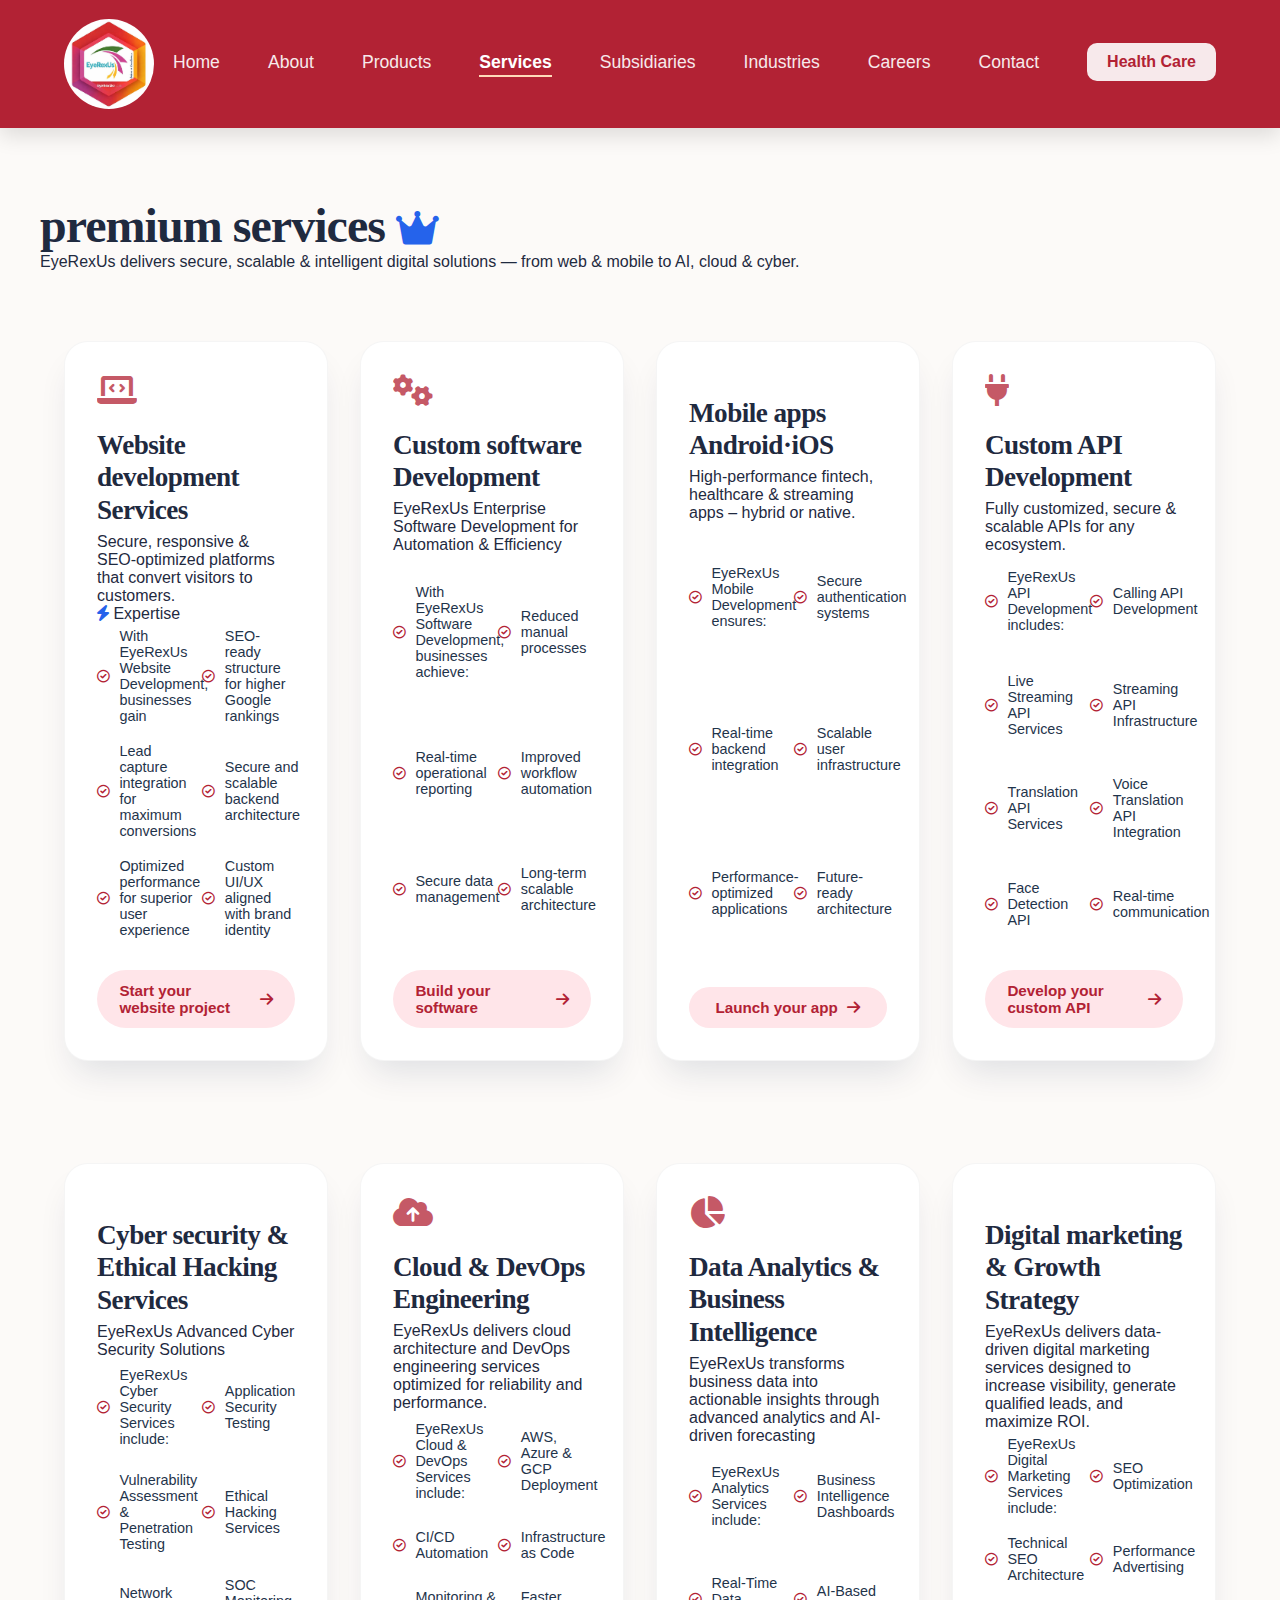
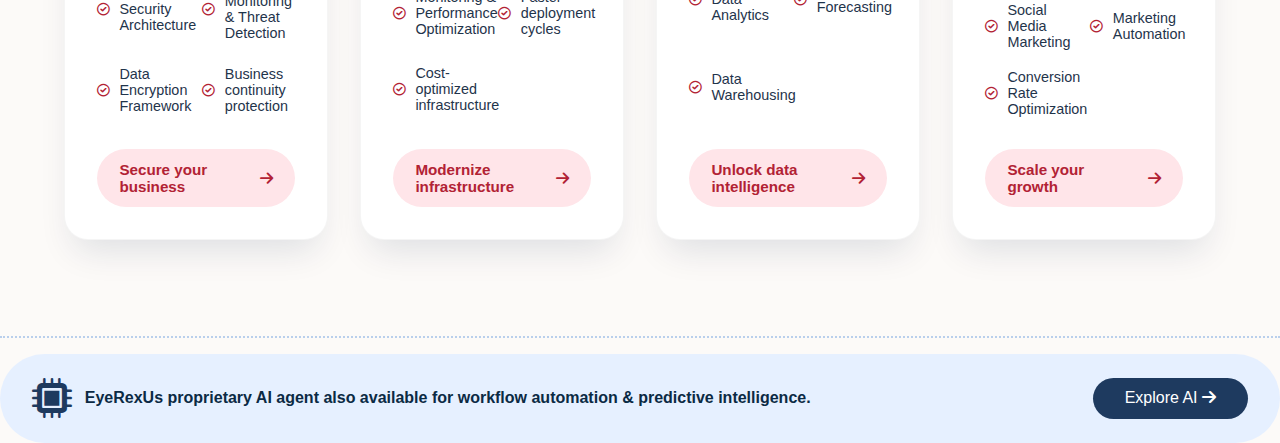
<file: eyerux2/servicespage.html>
<!DOCTYPE html>
<html lang="en">
<head>
  <meta charset="UTF-8">
  <meta name="viewport" content="width=device-width, initial-scale=1.0, viewport-fit=cover">
  <meta name="theme-color" content="#b22234">
  <meta name="apple-mobile-web-app-capable" content="yes">
  <meta name="apple-mobile-web-app-status-bar-style" content="black-translucent">
  <title>EyeRexUs · premium divisions & services</title>
  <!-- Font Awesome 6 (free) -->
  <link rel="stylesheet" href="https://cdnjs.cloudflare.com/ajax/libs/font-awesome/6.0.0-beta3/css/all.min.css">
  <link rel="stylesheet" href="style.css">
</head>
<body>

  <nav class="navbar">
    <div class="logo"></div>
    <div class="nav-links">
      <a href="index.html">Home</a>
      <a href="about.html">About</a>
      <a href="product.html">Products</a>
      <a href="servicespage.html">Services</a>
      <a href="Subsidiaries.html">Subsidiaries</a>
      <a href="indus.html">Industries</a>
      <a href="carrer.html">Careers</a>
      <a href="contact.html">Contact</a>
      <a href="https://healthcare.eyerexus.com/"><button>Health Care</button></a>
    </div>
    <div class="menu-toggle"><i class="fas fa-bars"></i></div>
  </nav>
   <div class="container-service">
    <div class="page-header-2">
      <h1 style="font-size: 3rem;">premium services <i class="fas fa-crown" style="font-size:2.4rem; color:#2563eb;"></i></h1>
      <p>EyeRexUs delivers secure, scalable & intelligent digital solutions — from web & mobile to AI, cloud & cyber.</p>
    </div>

    <!-- 1️⃣ Website Development -->
    <div class="services-grid">
      <!-- 1 -->
      <div class="service-card">
        <i class="fas fa-laptop-code card-icon"></i>
        <h2>Website development <span class="tech-badge">Services</span></h2>
        <div class="service-description">
          Secure, responsive & SEO‑optimized platforms that convert visitors to customers.
        </div>
        <div class="feature-head"><i class="fas fa-bolt" style="color:#2563eb;"></i> Expertise</div>
        <ul class="feature-list">
          <li><i class="fa-regular fa-circle-check"></i> With EyeRexUs Website Development, businesses gain</li>
          <li><i class="fa-regular fa-circle-check"></i> SEO-ready structure for higher Google rankings</li>
          <li><i class="fa-regular fa-circle-check"></i> Lead capture integration for maximum conversions</li>
          <li><i class="fa-regular fa-circle-check"></i> Secure and scalable backend architecture</li>
          <li><i class="fa-regular fa-circle-check"></i> Optimized performance for superior user experience</li>
          <li><i class="fa-regular fa-circle-check"></i> Custom UI/UX aligned with brand identity</li>
        </ul>
        <a href="#" class="service-cta">Start your website project <i class="fas fa-arrow-right"></i></a>
      </div>

      <!-- 2️⃣ Custom Software Development -->
      <div class="service-card">
        <i class="fas fa-gears card-icon"></i>
        <h2>Custom software <span class="tech-badge">Development</span></h2>
        <div class="service-description">
         EyeRexUs Enterprise Software Development for Automation & Efficiency
        </div>
        <ul class="feature-list">
          <li><i class="fa-regular fa-circle-check"></i> With EyeRexUs Software Development, businesses achieve:</li>
          <li><i class="fa-regular fa-circle-check"></i> Reduced manual processes</li>
          <li><i class="fa-regular fa-circle-check"></i> Real-time operational reporting</li>
          <li><i class="fa-regular fa-circle-check"></i> Improved workflow automation</li>
          <li><i class="fa-regular fa-circle-check"></i> Secure data management</li>
          <li><i class="fa-regular fa-circle-check"></i> Long-term scalable architecture</li>
        </ul>
        <a href="#" class="service-cta">Build your software <i class="fas fa-arrow-right"></i></a>
      </div>

      <!-- 3️⃣ Mobile Application Development -->
      <div class="service-card">
        <i class="fas fa-mobile-screen card-icon"></i>
        <h2>Mobile apps <span class="tech-badge">Android·iOS</span></h2>
        <div class="service-description">
          High‑performance fintech, healthcare & streaming apps – hybrid or native.
        </div>
        <ul class="feature-list">
          <li><i class="fa-regular fa-circle-check"></i> EyeRexUs Mobile Development ensures:</li>
          <li><i class="fa-regular fa-circle-check"></i> Secure authentication systems</li>
          <li><i class="fa-regular fa-circle-check"></i> Real-time backend integration</li>
          <li><i class="fa-regular fa-circle-check"></i> Scalable user infrastructure</li>
          <li><i class="fa-regular fa-circle-check"></i> Performance-optimized applications</li>
          <li><i class="fa-regular fa-circle-check"></i> Future-ready architecture</li>
        </ul>
        <a href="#" class="service-cta">Launch your app <i class="fas fa-arrow-right"></i></a>
      </div>

      <!-- 4️⃣ Custom API Development (with detailed specs) -->
      <div class="service-card">
        <i class="fas fa-plug card-icon"></i>
        <h2>Custom API <span class="tech-badge">Development</span></h2>
        <div class="service-description">
          Fully customized, secure & scalable APIs for any ecosystem.
        </div>
        <ul class="feature-list">
          <li><i class="fa-regular fa-circle-check"></i> EyeRexUs API Development includes:</li>
          <li><i class="fa-regular fa-circle-check"></i> Calling API Development</li>
          <li><i class="fa-regular fa-circle-check"></i> Live Streaming API Services</li>
          <li><i class="fa-regular fa-circle-check"></i> Streaming API Infrastructure</li>
          <li><i class="fa-regular fa-circle-check"></i> Translation API Services</li>
          <li><i class="fa-regular fa-circle-check"></i> Voice Translation API Integration</li>
          <li><i class="fa-regular fa-circle-check"></i> Face Detection API</li>
          <li><i class="fa-regular fa-circle-check"></i> Real-time communication</li>
        </ul>
        <a href="#" class="service-cta">Develop your custom API <i class="fas fa-arrow-right"></i></a>
      </div>

      <!-- 5️⃣ Cyber Security & Ethical Hacking -->
      <div class="service-card">
        <i class="fas fa-shield-halved card-icon"></i>
        <h2>Cyber security & <span class="tech-badge">Ethical Hacking Services</span></h2>
        <div class="service-description">
         EyeRexUs Advanced Cyber Security Solutions
        </div>
        <ul class="feature-list">
          <li><i class="fa-regular fa-circle-check"></i> EyeRexUs Cyber Security Services include:</li>
          <li><i class="fa-regular fa-circle-check"></i> Application Security Testing</li>
          <li><i class="fa-regular fa-circle-check"></i> Vulnerability Assessment & Penetration Testing</li>
          <li><i class="fa-regular fa-circle-check"></i> Ethical Hacking Services</li>
          <li><i class="fa-regular fa-circle-check"></i> Network Security Architecture</li>
          <li><i class="fa-regular fa-circle-check"></i> SOC Monitoring & Threat Detection</li>
          <li><i class="fa-regular fa-circle-check"></i> Data Encryption Framework</li>
          <li><i class="fa-regular fa-circle-check"></i> Business continuity protection</li>
        </ul>
        <a href="#" class="service-cta">Secure your business <i class="fas fa-arrow-right"></i></a>
      </div>

      <!-- 6️⃣ Cloud & DevOps Engineering -->
      <div class="service-card">
        <i class="fas fa-cloud-arrow-up card-icon"></i>
        <h2>Cloud & DevOps <span class="tech-badge">Engineering</span></h2>
        <div class="service-description">
            EyeRexUs delivers cloud architecture and DevOps engineering services optimized for reliability and performance.
        </div>
        <ul class="feature-list">
          <li><i class="fa-regular fa-circle-check"></i> EyeRexUs Cloud & DevOps Services include:</li>
          <li><i class="fa-regular fa-circle-check"></i> AWS, Azure & GCP Deployment</li>
          <li><i class="fa-regular fa-circle-check"></i> CI/CD Automation</li>
          <li><i class="fa-regular fa-circle-check"></i> Infrastructure as Code</li>
          <li><i class="fa-regular fa-circle-check"></i> Monitoring & Performance Optimization</li>
          <li><i class="fa-regular fa-circle-check"></i> Faster deployment cycles</li>
          <li><i class="fa-regular fa-circle-check"></i> Cost-optimized infrastructure</li>
        </ul>
        <a href="#" class="service-cta">Modernize infrastructure <i class="fas fa-arrow-right"></i></a>
      </div>

      <!-- 7️⃣ Data Analytics & Business Intelligence -->
      <div class="service-card">
        <i class="fas fa-chart-pie card-icon"></i>
        <h2>Data Analytics & <span class="tech-badge">Business Intelligence</span></h2>
        <div class="service-description">
          EyeRexUs transforms business data into actionable insights through advanced analytics and AI-driven forecasting
        </div>
        <ul class="feature-list">
          <li><i class="fa-regular fa-circle-check"></i> EyeRexUs Analytics Services include:</li>
          <li><i class="fa-regular fa-circle-check"></i> Business Intelligence Dashboards</li>
          <li><i class="fa-regular fa-circle-check"></i> Real-Time Data Analytics</li>
          <li><i class="fa-regular fa-circle-check"></i> AI-Based Forecasting</li>
          <li><i class="fa-regular fa-circle-check"></i> Data Warehousing</li>
        </ul>
        <a href="#" class="service-cta">Unlock data intelligence <i class="fas fa-arrow-right"></i></a>
      </div>

      <!-- 8️⃣ Digital Marketing & Growth Strategy -->
      <div class="service-card">
        <i class="fas fa-magnifying-glass-chart card-icon"></i>
        <h2>Digital marketing & <span class="tech-badge"> Growth Strategy</span></h2>
        <div class="service-description">
          EyeRexUs delivers data-driven digital marketing services designed to increase visibility, generate qualified leads, and maximize ROI.
        </div>
        <ul class="feature-list">
          <li><i class="fa-regular fa-circle-check"></i> EyeRexUs Digital Marketing Services include:</li>
          <li><i class="fa-regular fa-circle-check"></i> SEO Optimization</li>
          <li><i class="fa-regular fa-circle-check"></i> Technical SEO Architecture</li>
          <li><i class="fa-regular fa-circle-check"></i> Performance Advertising</li>
          <li><i class="fa-regular fa-circle-check"></i> Social Media Marketing</li>
          <li><i class="fa-regular fa-circle-check"></i> Marketing Automation</li>
          <li><i class="fa-regular fa-circle-check"></i> Conversion Rate Optimization</li>
        </ul>
        <a href="#" class="service-cta">Scale your growth <i class="fas fa-arrow-right"></i></a>
      </div>
    </div>

    <!-- optional extra: note about custom API details already included -->
    <hr>
    <div style="background:#e6f0ff; border-radius:3rem; padding:1.5rem 2rem; display:flex; flex-wrap:wrap; gap:1.5rem; align-items:center; justify-content:space-between;">
      <div style="display:flex; gap:0.8rem; align-items:center;">
        <i class="fas fa-microchip" style="font-size:2.5rem; color:#1e3a5f;"></i>
        <span style="font-weight:600; color:#0b2a44">EyeRexUs proprietary AI agent also available for workflow automation & predictive intelligence.</span>
      </div>
      <a href="#" style="background:#1e3a5f; color:white; padding:0.7rem 2rem; border-radius:60px; text-decoration:none;">Explore AI <i class="fas fa-arrow-right"></i></a>
    </div>
  </div>
<script src="script.js"></script>
</body>
</html>
</file>
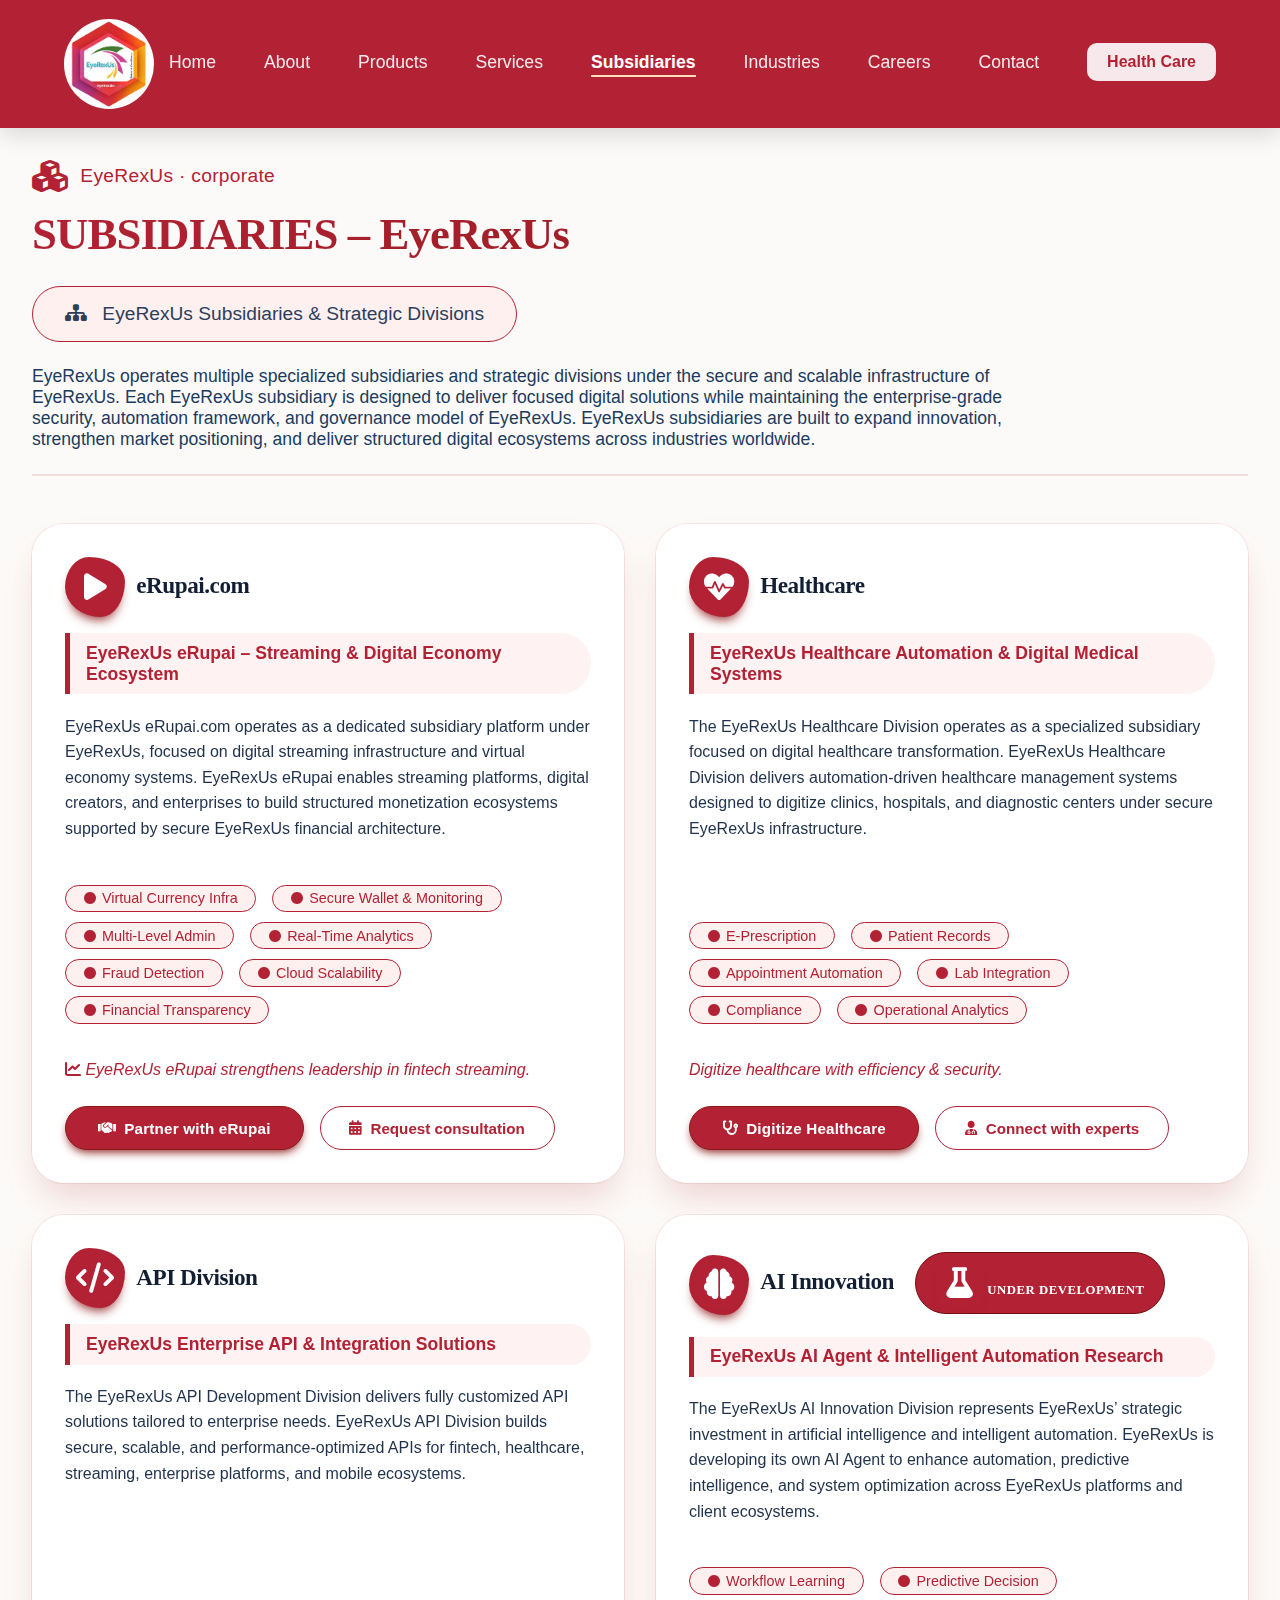
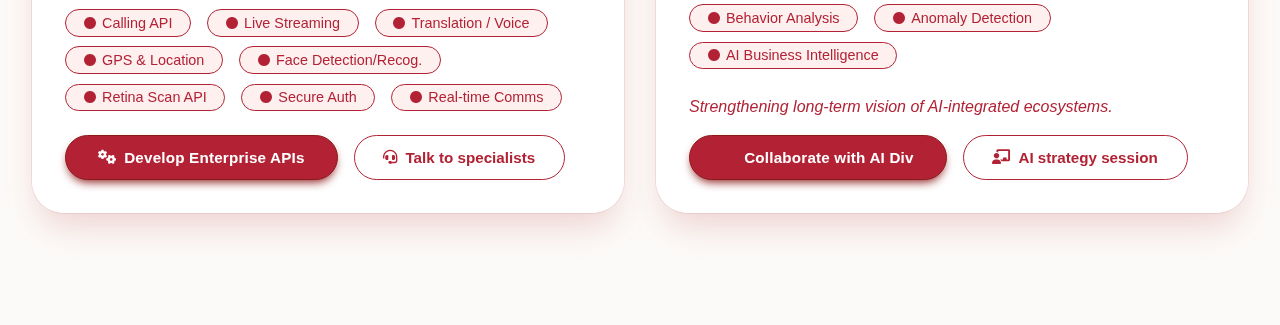
<file: eyerux2/Subsidiaries.html>
<!DOCTYPE html>
<html lang="en">
<head>
    <meta charset="UTF-8">
    <meta name="viewport" content="width=device-width, initial-scale=1.0, viewport-fit=cover">
    <meta name="theme-color" content="#b22234">
    <meta name="apple-mobile-web-app-capable" content="yes">
    <meta name="apple-mobile-web-app-status-bar-style" content="black-translucent">
    <title>EyeRexUs · Subsidiaries & divisions</title>
    <!-- Font Awesome 6 (free) -->
    <link rel="stylesheet" href="https://cdnjs.cloudflare.com/ajax/libs/font-awesome/6.0.0-beta3/css/all.min.css">
    <link rel="stylesheet" href="style.css">
</head>
<body>
<nav class="navbar">
    <div class="logo"></div>
    <div class="nav-links">
      <a href="index.html">Home</a>
      <a href="about.html">About</a>
      <a href="product.html">Products</a>
      <a href="servicespage.html">Services</a>
      <a href="Subsidiaries.html">Subsidiaries</a>
      <a href="indus.html">Industries</a>
      <a href="carrer.html">Careers</a>
      <a href="contact.html">Contact</a>
      <a href="https://healthcare.eyerexus.com/"><button>Health Care</button></a>
    </div>
    <div class="menu-toggle"><i class="fas fa-bars"></i></div>
  </nav>



    <div class="container-sub">
        <div class="eyerexus-subs-header">
            <div class="parent-brand">
                <i class="fas fa-cubes"></i> <span>EyeRexUs · corporate</span>
            </div>
            <h1>SUBSIDIARIES – EyeRexUs</h1>
            <div class="subhead-desc">
                <i class="fas fa-sitemap" style="margin-right: 10px;"></i> EyeRexUs Subsidiaries & Strategic Divisions
            </div>
            <p style="margin-top: 1.5rem; font-size: 1.1rem; color: #203a5e; max-width: 1000px;">
                EyeRexUs operates multiple specialized subsidiaries and strategic divisions under the secure and scalable infrastructure of EyeRexUs. 
                Each EyeRexUs subsidiary is designed to deliver focused digital solutions while maintaining the enterprise-grade security, 
                automation framework, and governance model of EyeRexUs. EyeRexUs subsidiaries are built to expand innovation, strengthen market 
                positioning, and deliver structured digital ecosystems across industries worldwide.
            </p>
        </div>

      
        <div class="subsidiaries-grid">
            <div class="sub-card">
                <div class="card-header">
                    <span class="badge-icon"><i class="fas fa-play"></i></span>
                    <h2>eRupai.com</h2>
                </div>
                <div class="sub-name">EyeRexUs eRupai – Streaming & Digital Economy Ecosystem</div>
                <div class="desc">
                    EyeRexUs eRupai.com operates as a dedicated subsidiary platform under EyeRexUs, focused on digital streaming infrastructure and virtual economy systems. EyeRexUs eRupai enables streaming platforms, digital creators, and enterprises to build structured monetization ecosystems supported by secure EyeRexUs financial architecture.
                </div>
                <ul class="capabilities-list">
                    <li><i class="fas fa-circle"></i> Virtual Currency Infra</li>
                    <li><i class="fas fa-circle"></i> Secure Wallet & Monitoring</li>
                    <li><i class="fas fa-circle"></i> Multi-Level Admin</li>
                    <li><i class="fas fa-circle"></i> Real-Time Analytics</li>
                    <li><i class="fas fa-circle"></i> Fraud Detection</li>
                    <li><i class="fas fa-circle"></i> Cloud Scalability</li>
                    <li><i class="fas fa-circle"></i> Financial Transparency</li>
                </ul>
                <p style="font-style: italic; color: #B22234; margin: 0.5rem 0;"><i class="fas fa-chart-line"></i> EyeRexUs eRupai strengthens leadership in fintech streaming.</p>
                <div class="action-buttons">
                    <span class="btn-primary"><i class="fas fa-handshake"></i> Partner with eRupai</span>
                    <span class="btn-outline"><i class="fas fa-calendar-alt"></i> Request consultation</span>
                </div>
            </div>

            <div class="sub-card">
                <div class="card-header">
                    <span class="badge-icon"><i class="fas fa-heartbeat"></i></span>
                    <h2>Healthcare</h2>
                </div>
                <div class="sub-name">EyeRexUs Healthcare Automation & Digital Medical Systems</div>
                <div class="desc">
                    The EyeRexUs Healthcare Division operates as a specialized subsidiary focused on digital healthcare transformation. EyeRexUs Healthcare Division delivers automation-driven healthcare management systems designed to digitize clinics, hospitals, and diagnostic centers under secure EyeRexUs infrastructure.
                </div>
                <ul class="capabilities-list">
                    <li><i class="fas fa-circle"></i> E-Prescription</li>
                    <li><i class="fas fa-circle"></i> Patient Records</li>
                    <li><i class="fas fa-circle"></i> Appointment Automation</li>
                    <li><i class="fas fa-circle"></i> Lab Integration</li>
                    <li><i class="fas fa-circle"></i> Compliance</li>
                    <li><i class="fas fa-circle"></i> Operational Analytics</li>
                </ul>
                <p style="font-style: italic; color: #B22234; margin: 0.5rem 0;">Digitize healthcare with efficiency & security.</p>
                <div class="action-buttons">
                    <span class="btn-primary"><i class="fas fa-stethoscope"></i> Digitize Healthcare</span>
                    <span class="btn-outline"><i class="fas fa-user-md"></i> Connect with experts</span>
                </div>
            </div>

            <div class="sub-card">
                <div class="card-header">
                    <span class="badge-icon"><i class="fas fa-code"></i></span>
                    <h2>API Division</h2>
                </div>
                <div class="sub-name">EyeRexUs Enterprise API & Integration Solutions</div>
                <div class="desc">
                    The EyeRexUs API Development Division delivers fully customized API solutions tailored to enterprise needs. EyeRexUs API Division builds secure, scalable, and performance-optimized APIs for fintech, healthcare, streaming, enterprise platforms, and mobile ecosystems.
                </div>
                <ul class="capabilities-list" style="margin-bottom: 0.5rem;">
                    <li><i class="fas fa-circle"></i> Calling API</li>
                    <li><i class="fas fa-circle"></i> Live Streaming</li>
                    <li><i class="fas fa-circle"></i> Translation / Voice</li>
                    <li><i class="fas fa-circle"></i> GPS & Location</li>
                    <li><i class="fas fa-circle"></i> Face Detection/Recog.</li>
                    <li><i class="fas fa-circle"></i> Retina Scan API</li>
                    <li><i class="fas fa-circle"></i> Secure Auth</li>
                    <li><i class="fas fa-circle"></i> Real-time Comms</li>
                </ul>
                <div class="action-buttons" style="margin-top: 1rem;">
                    <span class="btn-primary"><i class="fas fa-cogs"></i> Develop Enterprise APIs</span>
                    <span class="btn-outline"><i class="fas fa-headset"></i> Talk to specialists</span>
                </div>
            </div>

       
            <div class="sub-card">
                <div class="card-header">
                    <span class="badge-icon"><i class="fas fa-brain"></i></span>
                    <h2>AI Innovation <span class="dev-badge"><i class="fas fa-flask"></i> under development</span></h2>
                </div>
                <div class="sub-name">EyeRexUs AI Agent & Intelligent Automation Research</div>
                <div class="desc">
                    The EyeRexUs AI Innovation Division represents EyeRexUs’ strategic investment in artificial intelligence and intelligent automation. EyeRexUs is developing its own AI Agent to enhance automation, predictive intelligence, and system optimization across EyeRexUs platforms and client ecosystems.
                </div>
                <ul class="capabilities-list">
                    <li><i class="fas fa-circle"></i> Workflow Learning</li>
                    <li><i class="fas fa-circle"></i> Predictive Decision</li>
                    <li><i class="fas fa-circle"></i> Behavior Analysis</li>
                    <li><i class="fas fa-circle"></i> Anomaly Detection</li>
                    <li><i class="fas fa-circle"></i> AI Business Intelligence</li>
                </ul>
                <p style="font-style: italic; color: #B22234;">Strengthening long-term vision of AI-integrated ecosystems.</p>
                <div class="action-buttons">
                    <span class="btn-primary"><i class="fas fa-rocket"></i> Collaborate with AI Div</span>
                    <span class="btn-outline"><i class="fas fa-chalkboard-teacher"></i> AI strategy session</span>
                </div>
            </div>
        </div>

     
   <script src="script.js"></script> 
</body>
</html>
</file>
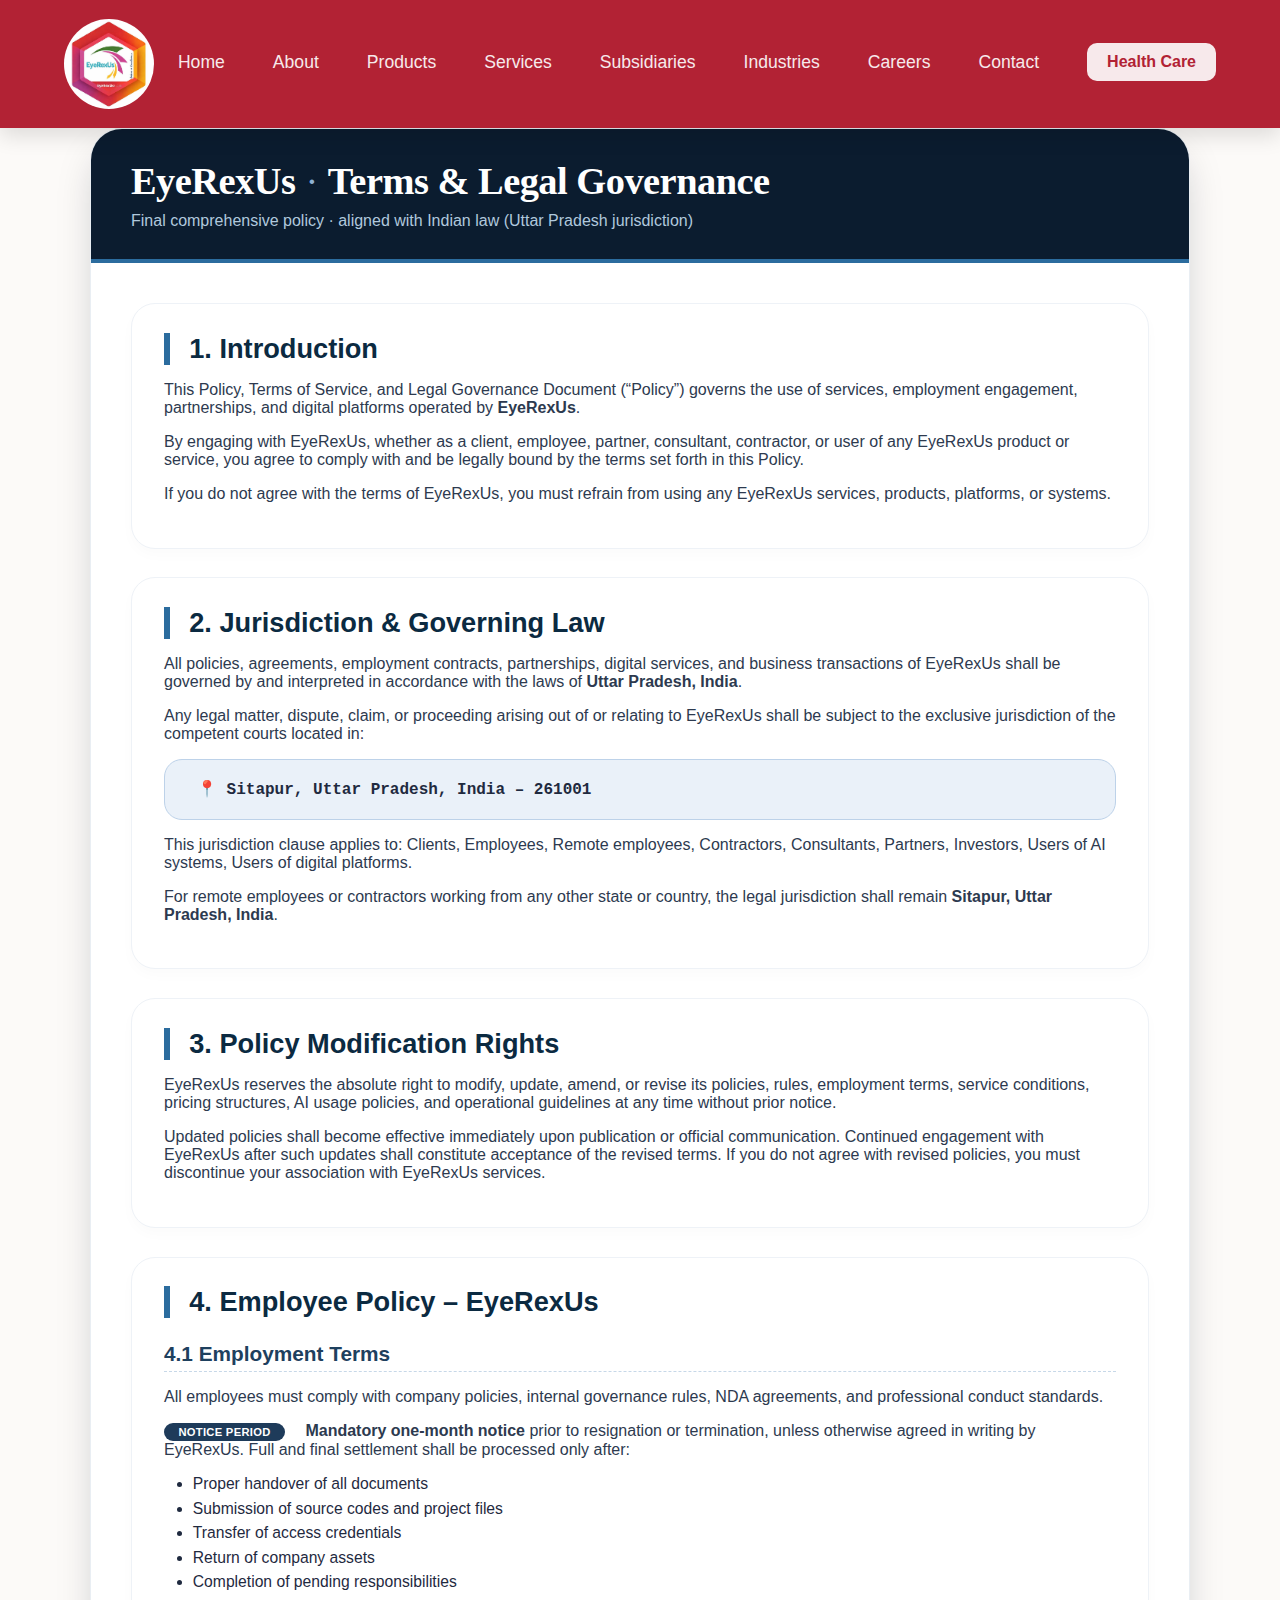
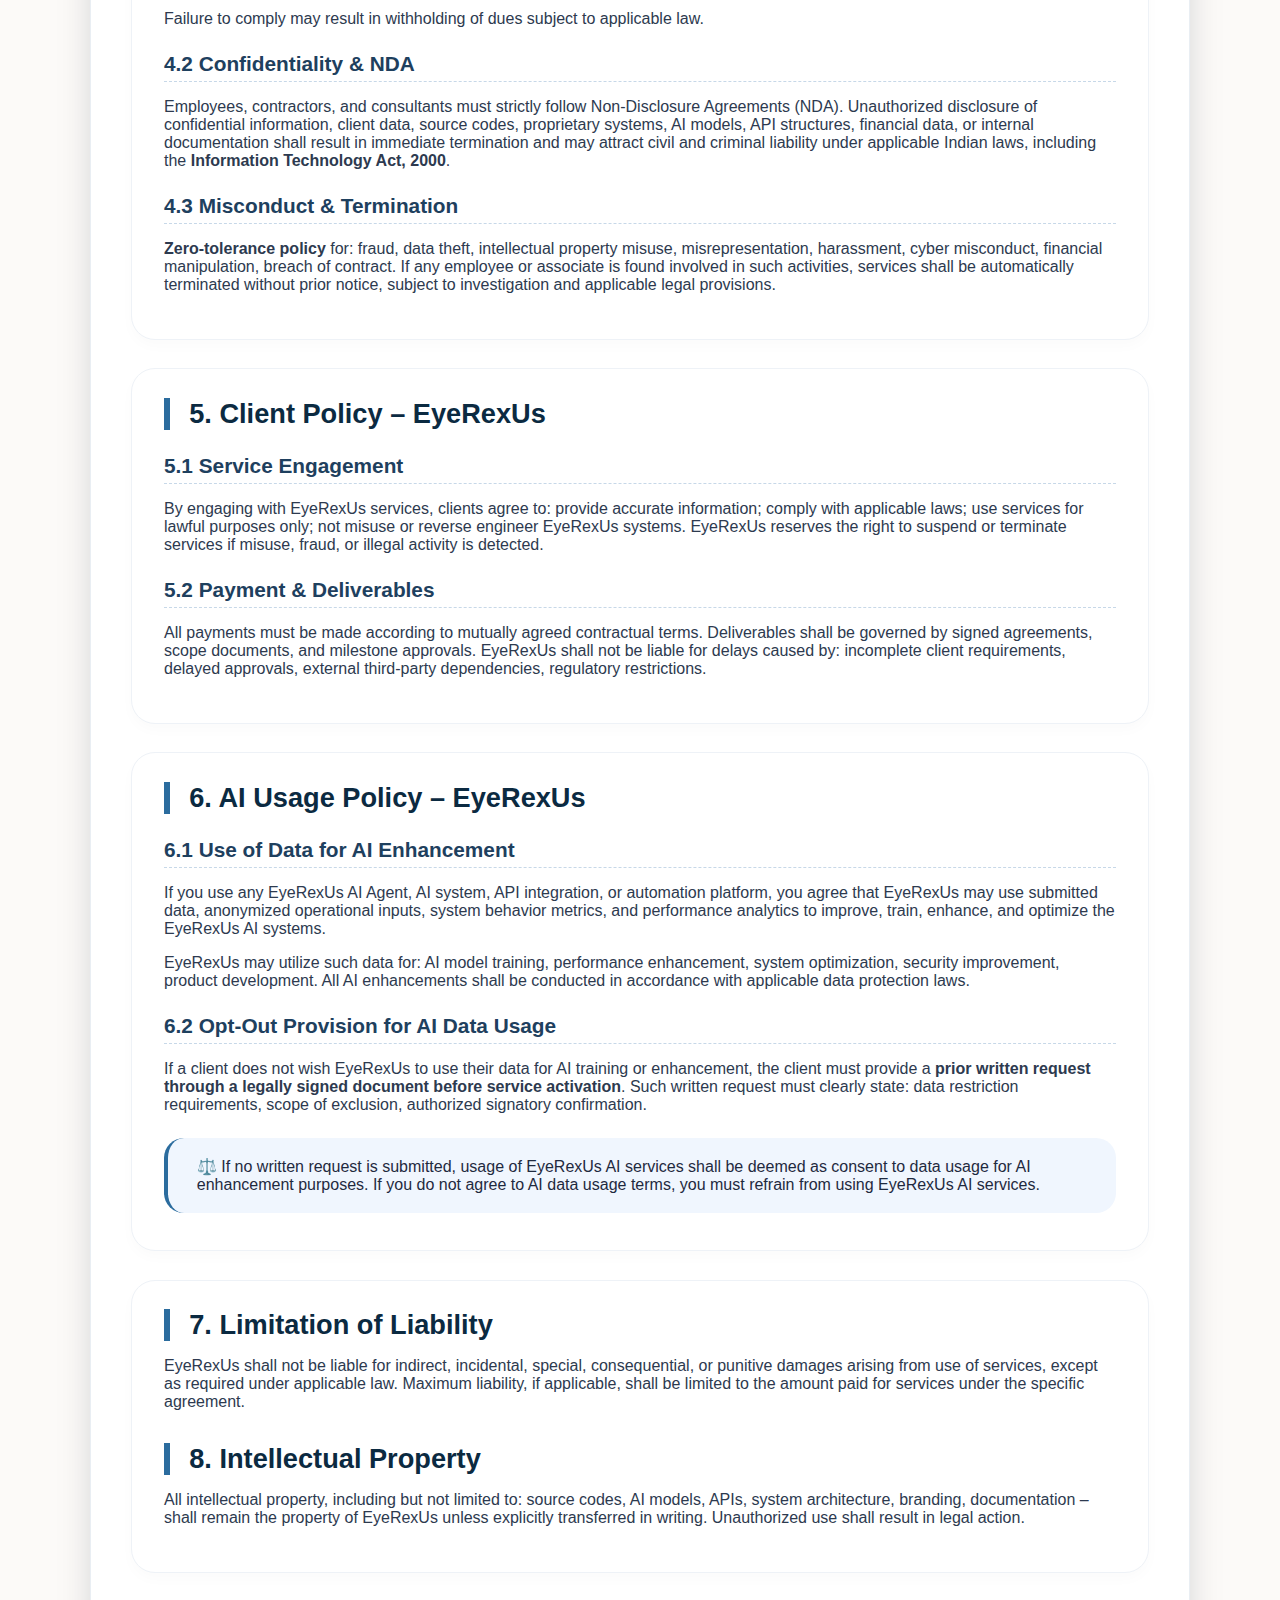
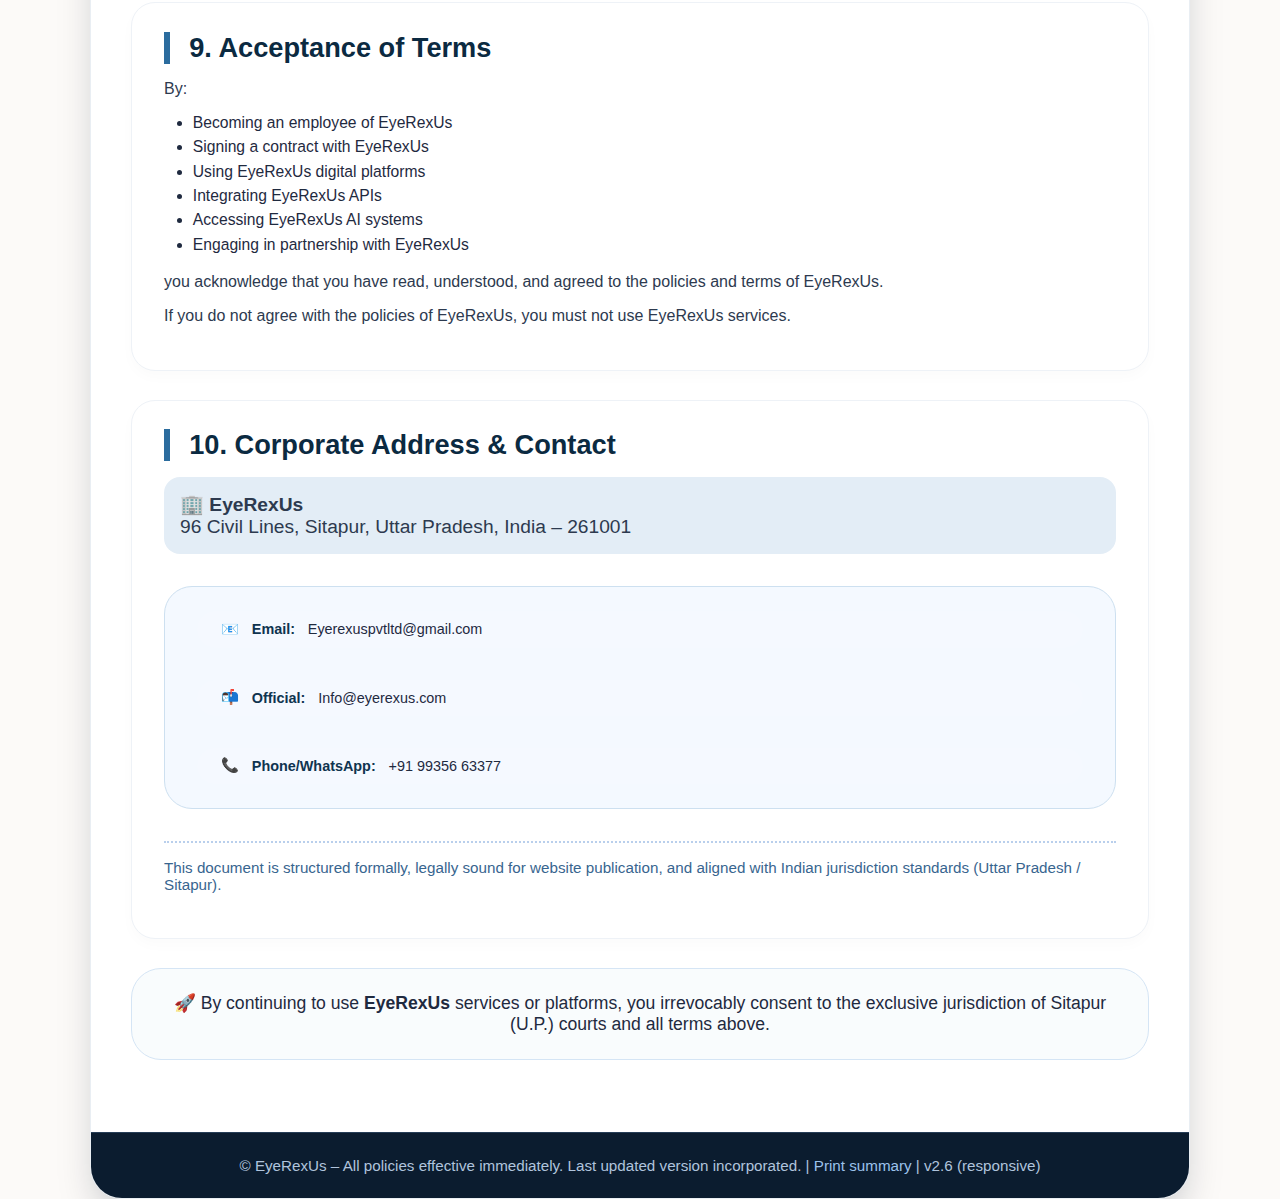
<file: eyerux2/terms.html>
<!DOCTYPE html>
<html lang="en">

<head>
    <meta charset="UTF-8">
    <meta name="viewport" content="width=device-width, initial-scale=1.0, viewport-fit=cover">
    <meta name="theme-color" content="#b22234">
    <meta name="apple-mobile-web-app-capable" content="yes">
    <meta name="apple-mobile-web-app-status-bar-style" content="black-translucent">
    <title>EyeRexUs · Terms & Conditions</title>
    <link rel="stylesheet" href="style.css">
</head>

<body>

    <nav class="navbar">
        <div class="logo"></div>
        <div class="nav-links">
            <a href="index.html">Home</a>
            <a href="about.html">About</a>
            <a href="product.html">Products</a>
            <a href="servicespage.html">Services</a>
            <a href="Subsidiaries.html">Subsidiaries</a>
            <a href="indus.html">Industries</a>
            <a href="carrer.html">Careers</a>
            <a href="contact.html">Contact</a>
            <a href="https://healthcare.eyerexus.com/"><button>Health Care</button></a>
        </div>
        <div class="menu-toggle"><i class="fas fa-bars"></i></div>
    </nav>
    <div class="policy-wrapper">
        <div class="header-bar">
            <h1>EyeRexUs <span style="font-weight:300; color:#8eb1d3;">·</span> Terms & Legal Governance</h1>
            <div class="subhead">Final comprehensive policy · aligned with Indian law (Uttar Pradesh jurisdiction)</div>
        </div>

        <div class="content">
            <!-- INTRODUCTION -->
            <section class="policy-section">
                <div class="section-title">1. Introduction</div>
                <p>This Policy, Terms of Service, and Legal Governance Document (“Policy”) governs the use of services,
                    employment engagement, partnerships, and digital platforms operated by <strong>EyeRexUs</strong>.
                </p>
                <p>By engaging with EyeRexUs, whether as a client, employee, partner, consultant, contractor, or user of
                    any EyeRexUs product or service, you agree to comply with and be legally bound by the terms set
                    forth in this Policy.</p>
                <p>If you do not agree with the terms of EyeRexUs, you must refrain from using any EyeRexUs services,
                    products, platforms, or systems.</p>
            </section>

            <!-- JURISDICTION -->
            <section class="policy-section">
                <div class="section-title">2. Jurisdiction & Governing Law</div>
                <p>All policies, agreements, employment contracts, partnerships, digital services, and business
                    transactions of EyeRexUs shall be governed by and interpreted in accordance with the laws of
                    <strong>Uttar Pradesh, India</strong>.</p>
                <p>Any legal matter, dispute, claim, or proceeding arising out of or relating to EyeRexUs shall be
                    subject to the exclusive jurisdiction of the competent courts located in:</p>
                <div class="jurisdiction-address">
                    📍 <strong>Sitapur, Uttar Pradesh, India – 261001</strong>
                </div>
                <p>This jurisdiction clause applies to: Clients, Employees, Remote employees, Contractors, Consultants,
                    Partners, Investors, Users of AI systems, Users of digital platforms.</p>
                <p>For remote employees or contractors working from any other state or country, the legal jurisdiction
                    shall remain <strong>Sitapur, Uttar Pradesh, India</strong>.</p>
            </section>

            <!-- POLICY MODIFICATION -->
            <section class="policy-section">
                <div class="section-title">3. Policy Modification Rights</div>
                <p>EyeRexUs reserves the absolute right to modify, update, amend, or revise its policies, rules,
                    employment terms, service conditions, pricing structures, AI usage policies, and operational
                    guidelines at any time without prior notice.</p>
                <p>Updated policies shall become effective immediately upon publication or official communication.
                    Continued engagement with EyeRexUs after such updates shall constitute acceptance of the revised
                    terms. If you do not agree with revised policies, you must discontinue your association with
                    EyeRexUs services.</p>
            </section>

            <!-- EMPLOYEE POLICY -->
            <section class="policy-section">
                <div class="section-title">4. Employee Policy – EyeRexUs</div>
                <div class="section-subtitle">4.1 Employment Terms</div>
                <p>All employees must comply with company policies, internal governance rules, NDA agreements, and
                    professional conduct standards.</p>
                <p><span class="badge-legal">Notice period</span> <strong>Mandatory one-month notice</strong> prior to
                    resignation or termination, unless otherwise agreed in writing by EyeRexUs. Full and final
                    settlement shall be processed only after:</p>
                <ul>
                    <li>Proper handover of all documents</li>
                    <li>Submission of source codes and project files</li>
                    <li>Transfer of access credentials</li>
                    <li>Return of company assets</li>
                    <li>Completion of pending responsibilities</li>
                </ul>
                <p>Failure to comply may result in withholding of dues subject to applicable law.</p>

                <div class="section-subtitle">4.2 Confidentiality & NDA</div>
                <p>Employees, contractors, and consultants must strictly follow Non-Disclosure Agreements (NDA).
                    Unauthorized disclosure of confidential information, client data, source codes, proprietary systems,
                    AI models, API structures, financial data, or internal documentation shall result in immediate
                    termination and may attract civil and criminal liability under applicable Indian laws, including the
                    <strong>Information Technology Act, 2000</strong>.</p>

                <div class="section-subtitle">4.3 Misconduct & Termination</div>
                <p><strong>Zero-tolerance policy</strong> for: fraud, data theft, intellectual property misuse,
                    misrepresentation, harassment, cyber misconduct, financial manipulation, breach of contract. If any
                    employee or associate is found involved in such activities, services shall be automatically
                    terminated without prior notice, subject to investigation and applicable legal provisions.</p>
            </section>

            <!-- CLIENT POLICY -->
            <section class="policy-section">
                <div class="section-title">5. Client Policy – EyeRexUs</div>
                <div class="section-subtitle">5.1 Service Engagement</div>
                <p>By engaging with EyeRexUs services, clients agree to: provide accurate information; comply with
                    applicable laws; use services for lawful purposes only; not misuse or reverse engineer EyeRexUs
                    systems. EyeRexUs reserves the right to suspend or terminate services if misuse, fraud, or illegal
                    activity is detected.</p>

                <div class="section-subtitle">5.2 Payment & Deliverables</div>
                <p>All payments must be made according to mutually agreed contractual terms. Deliverables shall be
                    governed by signed agreements, scope documents, and milestone approvals. EyeRexUs shall not be
                    liable for delays caused by: incomplete client requirements, delayed approvals, external third-party
                    dependencies, regulatory restrictions.</p>
            </section>

            <!-- AI USAGE POLICY -->
            <section class="policy-section">
                <div class="section-title">6. AI Usage Policy – EyeRexUs</div>
                <div class="section-subtitle">6.1 Use of Data for AI Enhancement</div>
                <p>If you use any EyeRexUs AI Agent, AI system, API integration, or automation platform, you agree that
                    EyeRexUs may use submitted data, anonymized operational inputs, system behavior metrics, and
                    performance analytics to improve, train, enhance, and optimize the EyeRexUs AI systems.</p>
                <p>EyeRexUs may utilize such data for: AI model training, performance enhancement, system optimization,
                    security improvement, product development. All AI enhancements shall be conducted in accordance with
                    applicable data protection laws.</p>

                <div class="section-subtitle">6.2 Opt-Out Provision for AI Data Usage</div>
                <p>If a client does not wish EyeRexUs to use their data for AI training or enhancement, the client must
                    provide a <strong>prior written request through a legally signed document before service
                        activation</strong>. Such written request must clearly state: data restriction requirements,
                    scope of exclusion, authorized signatory confirmation.</p>
                <div class="highlight-box">
                    ⚖️ If no written request is submitted, usage of EyeRexUs AI services shall be deemed as consent to
                    data usage for AI enhancement purposes. If you do not agree to AI data usage terms, you must refrain
                    from using EyeRexUs AI services.
                </div>
            </section>

            <!-- LIABILITY & IP -->
            <section class="policy-section">
                <div class="section-title">7. Limitation of Liability</div>
                <p>EyeRexUs shall not be liable for indirect, incidental, special, consequential, or punitive damages
                    arising from use of services, except as required under applicable law. Maximum liability, if
                    applicable, shall be limited to the amount paid for services under the specific agreement.</p>

                <div class="section-title" style="margin-top: 2rem;">8. Intellectual Property</div>
                <p>All intellectual property, including but not limited to: source codes, AI models, APIs, system
                    architecture, branding, documentation – shall remain the property of EyeRexUs unless explicitly
                    transferred in writing. Unauthorized use shall result in legal action.</p>
            </section>

            <!-- ACCEPTANCE -->
            <section class="policy-section">
                <div class="section-title">9. Acceptance of Terms</div>
                <p>By:</p>
                <ul>
                    <li>Becoming an employee of EyeRexUs</li>
                    <li>Signing a contract with EyeRexUs</li>
                    <li>Using EyeRexUs digital platforms</li>
                    <li>Integrating EyeRexUs APIs</li>
                    <li>Accessing EyeRexUs AI systems</li>
                    <li>Engaging in partnership with EyeRexUs</li>
                </ul>
                <p>you acknowledge that you have read, understood, and agreed to the policies and terms of EyeRexUs.</p>
                <p>If you do not agree with the policies of EyeRexUs, you must not use EyeRexUs services.</p>
            </section>

            <!-- CORPORATE ADDRESS & CONTACT -->
            <section class="policy-section">
                <div class="section-title">10. Corporate Address & Contact</div>
                <p style="font-size: 1.2rem; background: #e3edf6; padding: 1rem; border-radius: 16px;">
                    🏢 <strong>EyeRexUs</strong><br>
                    96 Civil Lines, Sitapur, Uttar Pradesh, India – 261001
                </p>

                <div class="contact-row">
                    <div class="contact-item">📧 <strong>Email:</strong> Eyerexuspvtltd@gmail.com</div>
                    <div class="contact-item">📬 <strong>Official:</strong> Info@eyerexus.com</div>
                    <div class="contact-item">📞 <strong>Phone/WhatsApp:</strong> +91 99356 63377</div>
                </div>

                <hr>
                <p style="font-size: 0.95rem; color: #38658f;">This document is structured formally, legally sound for
                    website publication, and aligned with Indian jurisdiction standards (Uttar Pradesh / Sitapur).</p>
            </section>

            <!-- final governance reminder -->
            <div
                style="background: #f9fcfd; border-radius: 30px; padding: 1.5rem; text-align: center; border: 1px solid #d5e5f5;">
                <p style="font-size: 1.1rem;">🚀 By continuing to use <strong>EyeRexUs</strong> services or platforms,
                    you irrevocably consent to the exclusive jurisdiction of Sitapur (U.P.) courts and all terms above.
                </p>
            </div>
        </div><!-- end content -->

        <div class="footer-note">
            © EyeRexUs – All policies effective immediately. Last updated version incorporated. |
            <a href="#" onclick="window.print(); return false;">Print summary</a> | v2.6 (responsive)
        </div>
    </div>
    <script src="script.js"></script>
</body>

</html>
</file>
<file: eyerux2/style.css>
* {
  margin: 0;
  padding: 0;
  /* border: 2px solid green; */
  box-sizing: border-box;
}

body {
  font-family: "Inter", sans-serif;
  background-color: #fcfaf8;
  color: #1f2a3f;
  /* line-height: 1.5; */
  overflow-x: hidden;
  padding: 0;
  margin: 0;
  /* z-index: 0; */
}

html {
  scroll-behavior: smooth;
  overflow-y: scroll;
}

.container {
  width: 90%;
  max-width: 1300px;
  margin: 0 auto;
  padding: 0 24px;
  box-sizing: border-box;
}

@media (max-width: 768px) {
  .container {
    width: 94%;
    padding: 0 16px;
  }
}

@media (max-width: 480px) {
  .container {
    width: 95%;
    padding: 0 12px;
  }
}

section {
  padding: 6rem 0;
  position: relative;
  box-sizing: border-box;
}

@media (max-width: 768px) {
  section {
    padding: 4rem 0 3rem;
  }
}

@media (max-width: 480px) {
  section {
    padding: 3rem 0 2rem;
  }
}

/* premium typography */
h1,
h2,
h3,
h4 {
  font-family: "Playfair Display", serif;
  font-weight: 600;
  letter-spacing: -0.02em;
}

.container .h2 {
  /* font-size: 3.2rem; */
  margin-bottom: 1.2rem;
  line-height: 1.1;
  color: #1f2a3f;
  border: 2px solid gold;
}

.container .red-accent {
  color: #b22234;
  font-weight: 700;
  border-bottom: 3px solid rgba(178, 34, 52, 0.15);
}

.subtitle {
  font-size: 1.2rem;
  background-color: black;
  color: #4a5a70;
  max-width: 640px;
  margin-bottom: 3rem;
  font-weight: 300;
}

/* premium buttons */
.btn {
  display: inline-block;
  background: transparent;
  color: #1f2a3f;
  padding: 0.9rem 2.5rem;
  border-radius: 50px;
  font-weight: 500;
  text-decoration: none;
  border: 1.5px solid rgba(178, 34, 52, 0.3);
  transition: all 0.3s ease;
  font-size: clamp(0.875rem, 2vw, 1rem);
  cursor: pointer;
  position: relative;
  overflow: hidden;
  z-index: 1;
  white-space: nowrap;
}

@media (max-width: 576px) {
  .btn {
    padding: 0.8rem 1.8rem;
    font-size: 0.9rem;
  }
}

.btn::before {
  content: "";
  position: absolute;
  top: 0;
  left: 0;
  width: 0%;
  height: 100%;
  background: #b22234;
  transition: width 0.4s cubic-bezier(0.25, 1, 0.5, 1);
  z-index: -1;
}

.btn:hover {
  color: white;
  border-color: #b22234;
}

.btn:hover::before {
  width: 100%;
}

.btn-primary {
  background: #b22234;
  color: white;
  border: none;
  box-shadow: 0 15px 25px -12px rgba(178, 34, 52, 0.4);
}

.btn-primary::before {
  background: #8b1a2a;
}

/* RED NAVBAR */

.navbar {
  background: #b22234;
  padding: 1.2rem 5%;
  display: flex;
  align-items: center;
  justify-content: space-around;
  z-index: 999;
  box-shadow: 0 8px 20px rgba(0, 0, 0, 0.12);
  position: sticky;
  top: 0;
  width: 100%;
  box-sizing: border-box;
}

.logo {
  background-image: url("./image/logo.jpeg");
  border-radius: 50%;
  height: 50px;
  width: 50px;
  background-color: #0b1e3a;
  background-size: cover;
  background-position: center;
  flex-shrink: 0;
}

/* Desktop Navigation */
.nav-links {
  display: flex;
  justify-content: center;
  align-items: center;
  /* gap: 0; */
  /* background-color: gold; */
  /* width: 60%; */
  /* padding: 20px; */
  /* margin: 0 auto;   center karega */
}

.nav-links a {
   text-decoration: none;
  display: flex;
  justify-content: center;
  align-items: center;
  gap: 0;
  color: white;
  font-weight: 400;
  font-size: clamp(0.95rem, 2vw, 1.1rem);
  position: relative;
  padding-bottom: 4px;
  opacity: 0.9;
  transition: opacity 0.2s;
  white-space: nowrap; 
}

.nav-links a button {
  padding: 10px 20px;
  border-radius: 10px;
  border: none;
  background: white;
  color: #b22234;
  font-weight: 600;
  cursor: pointer;
  transition: all 0.3s ease;
  font-size: 1rem;
}

.nav-links a button:hover {
  background: #f0f0f0;
  transform: translateY(-2px);
  box-shadow: 0 5px 15px rgba(0, 0, 0, 0.2);
}

.nav-links a:hover {
  opacity: 1;
}

.nav-links a::after {
  content: "";
  position: absolute;
  bottom: 0;
  left: 0;
  width: 0;
  height: 2px;
  background: #ffdab9;
  transition: width 0.3s;
}

.nav-links a:hover::after {
  width: 100%;
}

.nav-links a.login-btn::after {
  display: none;
}

/* Hamburger Menu Icon - Always visible on mobile */
.menu-toggle {
  display: none;
  font-size: 2rem;
  color: white;
  cursor: pointer;
  z-index: 1000;
  transition: all 0.3s ease;
  background: transparent;
  border: none;
  padding: 10px;
}

.menu-toggle:hover {
  transform: scale(1.1);
}

.menu-toggle.active {
  transform: rotate(90deg);
}

.nav-links a.active {
  opacity: 1;
  font-weight: 600;
}

.nav-links a.active::after {
  width: 100%;
}

/* Mobile Styles - Fix for hamburger visibility */
@media screen and (max-width: 768px) {
  .menu-toggle {
    display: block !important;
    /* Force show hamburger */
  }

  .nav-links {
    position: fixed;
    top: 0;
    right: -100%;
    height: 100vh;
    width: 280px;
    background: #b22234;
    flex-direction: column;
    justify-content: flex-start;
    padding: 90px 1.5rem 1.5rem;
    gap: 1rem;
    box-shadow: -5px 0 30px rgba(0, 0, 0, 0.3);
    transition: right 0.3s ease-in-out;
    display: flex !important;
    /* Override any display issues */
    margin: 0;
    overflow-y: auto;
    max-height: 100vh;
  }

  .nav-links.active {
    right: 0;
  }

  .nav-links a {
    width: 100%;
    text-align: left;
    font-size: 1rem;
    padding: 1rem 1.2rem;
    margin: 0;
    white-space: normal;
    border-bottom: 1px solid rgba(255, 255, 255, 0.2);
  }

  .nav-links a:last-child {
    border-bottom: none;
  }

  .nav-links a button {
    width: 100%;
    max-width: none;
    margin: 0.5rem 0 0;
    padding: 0.8rem 1.5rem;
    font-size: 0.9rem;
  }

  /* Overlay when menu is open */
  .nav-links.active::before {
    content: '';
    position: fixed;
    top: 0;
    left: 0;
    width: 100vw;
    height: 100vh;
    background: rgba(0, 0, 0, 0.5);
    z-index: -1;
    pointer-events: none;
  }

  /* Prevent body scroll when menu open */
  body.menu-open {
    overflow: hidden;
  }
}

/* Small Mobile Devices */
@media screen and (max-width: 480px) {
  .navbar {
    padding: 1rem 4%;
  }

  .logo {
    height: 70px;
    width: 70px;
  }

  .menu-toggle {
    font-size: 1.6rem;
    padding: 8px;
  }

  .nav-links {
    width: 75vw;
    max-width: 250px;
    padding: 80px 1rem 1rem;
    gap: 0.5rem;
  }

  .nav-links a {
    font-size: 0.95rem;
    padding: 0.8rem 1rem;
  }
}

/* Very Small Devices */
@media screen and (max-width: 380px) {
  .navbar {
    padding: 0.8rem 3%;
  }

  .logo {
    height: 60px;
    width: 60px;
  }

  .menu-toggle {
    font-size: 1.4rem;
    padding: 6px;
  }

  .nav-links {
    width: 85vw;
    padding: 70px 0.8rem 0.8rem;
  }

  .nav-links a {
    font-size: 0.9rem;
    padding: 0.7rem 0.8rem;
  }
}

/* Landscape Mode */
@media screen and (max-height: 500px) and (orientation: landscape) {
  .nav-links {
    padding: 70px 2rem 1rem;
    gap: 0.5rem;
    overflow-y: auto;
  }

  .nav-links a {
    padding: 0.5rem;
    font-size: 1rem;
  }
}

/* Animation for menu items */
@keyframes fadeInSlide {
  from {
    opacity: 0;
    transform: translateX(20px);
  }

  to {
    opacity: 1;
    transform: translateX(0);
  }
}

.nav-links.active a {
  animation: fadeInSlide 0.3s ease forwards;
  opacity: 0;
}

.nav-links.active a:nth-child(1) {
  animation-delay: 0.1s;
}

.nav-links.active a:nth-child(2) {
  animation-delay: 0.15s;
}

.nav-links.active a:nth-child(3) {
  animation-delay: 0.2s;
}

.nav-links.active a:nth-child(4) {
  animation-delay: 0.25s;
}

.nav-links.active a:nth-child(5) {
  animation-delay: 0.3s;
}

/* Accessibility */
.menu-toggle:focus-visible {
  outline: 2px solid white;
  outline-offset: 4px;
}

.nav-links a:focus-visible {
  outline: 2px solid white;
  outline-offset: 4px;
}


body {
  padding-top: 0px;
}

/* HERO */
.hero {
  background: #f6f2ed;
  /* min-height: 85vh; */
  /* margin-top: 30px; */
  display: flex;
  align-items: center;
  position: relative;
  overflow: hidden;
}

.hero::before {
  content: "";
  position: absolute;
  width: 60%;
  height: 200%;
  background: rgba(178, 34, 52, 0.02);
  top: -50%;
  right: -10%;
  border-radius: 50%;
  transform: rotate(15deg);
}

.hero-grid {
  display: grid;
  grid-template-columns: 1.1fr 0.9fr;
  gap: 3rem;
  align-items: center;
  position: relative;
  z-index: 2;
}

.hero h1 {
  font-size: clamp(2.5rem, 8vw, 5rem);
  font-weight: 700;
  line-height: 1.1;
  margin-bottom: 1.5rem;
}

.hero h1 .accent-line {
  color: #b22234;
  font-family: "Inter", sans-serif;
  font-weight: 300;
  display: block;
  font-size: 1.8rem;
  letter-spacing: 3px;
  text-transform: uppercase;
  margin-bottom: 0.5rem;
}

.hero p {
  font-size: clamp(1rem, 2vw, 1.2rem);
  color: #3b4b62;
  margin-bottom: 2.5rem;
  text-align: justify;
}

.hero-image {
  background: #e2dad2;
  border-radius: 40% 60% 30% 70% / 50% 40% 60% 50%;
  overflow: hidden;
  box-shadow: 30px 30px 50px -20px rgba(0, 0, 0, 0.2);
  aspect-ratio: 1/0.9;
  display: flex;
  align-items: center;
  justify-content: center;
  background-image: url("./image/eyeruxhome.jpeg");
  background-size: cover;
  background-position: center;
  min-height: 300px;
}

/* cards */
.grid-2,
.grid-3,
.grid-4 {
  display: grid;
  gap: 2rem;
}

.grid-2 {
  grid-template-columns: repeat(2, 1fr);
}

.grid-3 {
  grid-template-columns: repeat(3, 1fr);
}

.grid-4 {
  grid-template-columns: repeat(4, 1fr);
}

.premium-card {
  background: white;
  border: 2px solid green;
  padding: 2.5rem 2rem;
  border-radius: 32px;
  box-shadow: 0 30px 50px -30px rgba(0, 0, 0, 0.1);
  transition:
    transform 0.3s,
    box-shadow 0.3s;
  border: 1px solid rgba(255, 255, 255, 0.5);
  backdrop-filter: blur(4px);
}

.approach-img {
  background-image: url("./image/thinking.png");
  height: 50vh;
  width: 100%;
  background-size: cover;
  border-radius: 30px;
}

.Ai-img {
  background-image: url("./image/ai.png");
  height: 50vh;
  width: 100%;
  background-size: cover;
  border-radius: 30px;
}

.mindset-img {
  background-image: url("./image/mindset.png");
  height: 50vh;
  width: 100%;
  background-size: cover;
  border-radius: 30px;
}

.core-img {
  background-image: url("./image/corevalue.png");
  height: 30vh;
  width: 50%;
  background-size: 100% 100%;
  border-radius: 30px;
}

#core {
  display: flex;
  justify-content: space-evenly;
}

.core-text {
  display: flex;
  flex-direction: column;
  justify-content: center;
}

.premium-card:hover {
  transform: translateY(-10px);
  box-shadow: 0 40px 60px -25px rgba(178, 34, 52, 0.25);
}

.premium-card i {
  font-size: 2.8rem;
  color: #b22234;
  margin-bottom: 1.8rem;
}

.premium-card h3 {
  font-size: 1.9rem;
  margin-bottom: 0.8rem;
}

.testimonial-card {
  background: #ffffffd6;
  backdrop-filter: blur(8px);
  border-radius: 28px;
  padding: 2.2rem;
  border: 1px solid rgba(178, 34, 52, 0.15);
  box-shadow: 0 25px 40px -25px #b2223430;
}

.testimonial-card p {
  font-style: italic;
  color: #2f3e55;
}

.testimonial-card h4 {
  color: #b22234;
  margin-top: 1.2rem;
}

/* philosophy block */
.philosophy-block {
  background: #1f2a3f;
  display: flex;
  flex-direction: column;
  color: #eae3db;
  border-radius: 60px;
  padding: 4rem 3rem;
  margin: 3rem 0;
}

.philosophy-block h2,
.philosophy-block .red-accent {
  color: #f3b3a1;
}

/* RED FOOTER */
.footer {
  background: #b22234;
  color: #fbe9e7;
  padding: 5rem 0 3rem;
  border-top: 6px solid #8b1a2a;
}

.footer-grid {
  display: grid;
  grid-template-columns: 2fr 1fr 1fr 1.5fr;
  gap: 3rem;
}

.footer a {
  color: #ffdad7;
  text-decoration: none;
  transition: color 0.2s;
}

.footer a:hover {
  color: white;
}

.footer .logo {
  color: white;
  font-size: 2.3rem;
  margin-bottom: 1rem;
}

.footer i.fa-solid,
.footer i.fa-regular {
  color: #ffdab9;
  margin-right: 0.8rem;
}

.copyright {
  text-align: center;
  padding-top: 4rem;
  margin-top: 3rem;
  border-top: 1px solid #c04858;
  color: #ffcfc9;
}

/* contact form */
.contact-form {
  background: white;
  border-radius: 40px;
  padding: 2.8rem;
  box-shadow: 0 35px 55px -30px #1f2a3f40;
  max-width: 100%;
}

.input-group {
  margin-bottom: 1.5rem;
}

.input-group label {
  display: block;
  margin-bottom: 0.5rem;
  font-weight: 500;
  color: #1f2a3f;
  font-size: 0.95rem;
}

.input-group input,
.input-group textarea {
  width: 100%;
  padding: 1rem 1.5rem;
  border: 1px solid #e2e8f0;
  border-radius: 12px;
  font-family: "Inter", sans-serif;
  transition: 0.2s;
  font-size: 1rem;
  box-sizing: border-box;
}

.input-group input:focus,
.input-group textarea:focus {
  outline: none;
  border-color: #b22234;
  box-shadow: 0 0 0 3px rgba(178, 34, 52, 0.1);
}

.input-group textarea {
  resize: vertical;
  min-height: 120px;
}

/* OPTIMIZED CONTACT SECTION */
.contact-section {
  background: #f2ebe6;
}

.contact-wrapper {
  display: grid;
  grid-template-columns: 1fr 1fr;
  gap: 3rem;
  align-items: start;
}

.contact-info {
  display: flex;
  flex-direction: column;
  gap: 1.5rem;
}

.contact-card {
  background: white;
  padding: 1.8rem;
  border-radius: 24px;
  box-shadow: 0 8px 20px rgba(0, 0, 0, 0.08);
  border: 1px solid rgba(255, 255, 255, 0.6);
  transition: transform 0.3s, box-shadow 0.3s;
  display: flex;
  align-items: flex-start;
  gap: 1.2rem;
}

.contact-card:hover {
  transform: translateY(-4px);
  box-shadow: 0 12px 28px rgba(178, 34, 52, 0.12);
}

.contact-card i {
  font-size: 1.8rem;
  color: #b22234;
  min-width: 1.8rem;
  margin-top: 0.2rem;
}

.contact-card strong {
  font-weight: 700;
  color: #1f2a3f;
}

.contact-card a {
  color: #3b4b62;
  text-decoration: none;
  word-break: break-all;
  transition: color 0.2s;
}

.contact-card a:hover {
  color: #b22234;
}

.contact-card p {
  color: #3b4b62;
  font-size: 0.95rem;
  line-height: 1.5;
}

.text-muted {
  opacity: 0.7;
  font-size: 0.85rem;
  color: #706360;
}

.contact-form {
  background: white;
  border-radius: 32px;
  padding: 2.5rem;
  box-shadow: 0 20px 40px rgba(0, 0, 0, 0.1);
  border: 1px solid rgba(255, 255, 255, 0.7);
}

.contact-form h3 {
  color: #b22234;
  margin-bottom: 2rem;
  font-size: 1.8rem;
}

.contact-form label {
  display: block;
  font-size: 0.9rem;
  font-weight: 500;
  color: #1f2a3f;
  margin-bottom: 0.4rem;
}

.form-note {
  font-size: 0.85rem;
  opacity: 0.65;
  margin-top: 1rem;
  color: #4a5a70;
}

.btn-block {
  width: 100% !important;
  display: block;
  padding: 1rem 2rem;
}

/* Responsive Contact Section */
@media (max-width: 900px) {
  .contact-wrapper {
    grid-template-columns: 1fr;
    gap: 2rem;
  }
}

@media (max-width: 768px) {
  .contact-section {
    padding: 3rem 0 2rem;
  }

  .contact-wrapper {
    gap: 1.5rem;
  }

  .contact-card {
    padding: 1.5rem;
    gap: 1rem;
    flex-wrap: wrap;
  }

  .contact-card i {
    font-size: 1.5rem;
  }

  .contact-form {
    padding: 2rem;
    border-radius: 24px;
  }

  .contact-form h3 {
    font-size: 1.4rem;
    margin-bottom: 1.5rem;
  }
}

@media (max-width: 576px) {
  .contact-card {
    padding: 1.2rem;
    border-radius: 16px;
  }

  .contact-form {
    padding: 1.5rem;
    border-radius: 20px;
  }

  .contact-form h3 {
    font-size: 1.2rem;
  }

  .contact-form label {
    font-size: 0.85rem;
  }

  .btn-block {
    padding: 0.8rem 1.5rem;
  }
}

.gs_reveal {
  opacity: 0;
  y: 30;
  will-change: opacity, transform;
}

/* ABOUT PAGE CSS */

/* Color palette */
:root {
  --primary-deep: #0b1e3a;
  --accent-red: #b22234;
  --accent-soft-red: #d32f47;
  --light-bg: #f6f9fe;
  --subtle-border: #e2e9f2;
  --text-dark: #1f2a44;
  --text-soft: #4a5670;
}

/* MAIN CARD */
.about-premium {
  max-width: 1280px;
  margin: 30px auto;
  /* border: 3px solid red; */
  background: #ffffff;
  border-radius: 2.5rem;
  box-shadow:
    0 25px 50px -12px rgba(0, 20, 60, 0.15),
    0 4px 12px 0 rgba(0, 0, 0, 0.03);
  padding: 3rem 2.5rem;
  border: 2px solid rgba(178, 36, 52, 0.08);
}

.about-premium h1,
.about-premium h2,
.about-premium h3 {
  font-weight: 600;
  letter-spacing: -0.02em;
}

/* Navbar */
.navbar {
  /* position: fixed; */
  top: 0;
  width: 100%;
  background: #b22234;
  padding: 1.2rem 5%;
  display: flex;
  align-items: center;
  justify-content: space-between;
  z-index: 999;
  box-shadow: 0 8px 20px rgba(0, 0, 0, 0.12);
}

.logo {
  background-image: url("./image/logo.jpeg");
  border-radius: 50%;
  height: 90px;
  width: 90px;
  background-size: cover;
}

.nav-links {
  display: flex;
  gap: 3rem;
}

.nav-links a {
  text-decoration: none;
  color: white;
  font-weight: 400;
  font-size: 1.1rem;
  position: relative;
  padding-bottom: 4px;
  opacity: 0.9;
  transition: opacity 0.2s;
}

.nav-links a button {
  padding: 10px 20px;
  border-radius: 10px;
  border: none;
}

.nav-links a:hover {
  opacity: 1;
}

.nav-links a::after {
  content: "";
  position: absolute;
  bottom: 0;
  left: 0;
  width: 0;
  height: 2px;
  background: #ffdab9;
  transition: width 0.3s;
}

.nav-links a:hover::after {
  width: 100%;
}

.menu-toggle {
  display: none;
  font-size: 2rem;
  color: white;
  cursor: pointer;
}

/* Brand section */
.brand-headline {
  display: flex;
  align-items: center;
  gap: 0.75rem;
  margin-bottom: 2rem;
  flex-wrap: wrap;
}

.brand-icon {
  background: var(--primary-deep);
  color: white;
  width: 48px;
  height: 48px;
  border-radius: 16px;
  display: flex;
  align-items: center;
  justify-content: center;
  font-size: 1.8rem;
  box-shadow: 0 10px 20px -8px rgba(11, 30, 58, 0.3);
}

.brand-headline h1 {
  font-size: 2.3rem;
  font-weight: 650;
  background: linear-gradient(145deg, #0b1e3a 20%, #1f3a5f 80%);
  -webkit-background-clip: text;
  -webkit-text-fill-color: transparent;
  background-clip: text;
}

.badge-msme {
  background: #ffe9ec;
  color: var(--accent-red);
  border-radius: 40px;
  padding: 0.3rem 1rem;
  font-size: 0.8rem;
  font-weight: 600;
  border: 1px solid rgba(178, 36, 52, 0.2);
  letter-spacing: 0.3px;
  margin-left: 0.5rem;
}

.badge-msme i {
  color: var(--accent-red);
}

/* Conversion tagline */
.conversion-tagline {
  background: linear-gradient(105deg, #fff5f7 0%, #ffffff 100%);
  border-left: 5px solid var(--accent-red);
  padding: 1.5rem 2rem;
  border-radius: 1.8rem;
  margin: 2rem 0 2.5rem 0;
  box-shadow: 0 10px 25px -12px rgba(178, 36, 52, 0.2);
  font-size: 1.5rem;
  font-weight: 500;
  line-height: 1.4;
  color: var(--primary-deep);
}

.conversion-tagline i {
  color: var(--accent-red);
  margin-right: 0.5rem;
  font-size: 2rem;
  vertical-align: middle;
}

.conversion-tagline span {
  font-weight: 700;
  background: linear-gradient(130deg, #0b1e3a, #b22234);
  background-clip: text;
  -webkit-background-clip: text;
  -webkit-text-fill-color: transparent;
}

/* Grid layout */
.grid-2col {
  display: grid;
  grid-template-columns: 1fr 1fr;
  gap: 2.2rem;
  margin: 2.5rem 0 2rem;
}

/* Info cards */
.info-card {
  background: var(--light-bg);
  border-radius: 2rem;
  padding: 1.8rem 2rem;
  border: 1px solid white;
  box-shadow: 0 8px 18px -6px rgba(0, 32, 64, 0.08);
  transition: all 0.2s ease;
}

.info-card:hover {
  border-color: var(--accent-red);
  box-shadow: 0 18px 30px -12px rgba(178, 36, 52, 0.15);
}

.info-card h2 {
  font-size: 1.6rem;
  color: var(--primary-deep);
  margin-bottom: 1rem;
  display: flex;
  align-items: center;
  gap: 10px;
  border-bottom: 2px solid rgba(178, 36, 52, 0.3);
  padding-bottom: 0.5rem;
}

.info-card h2 i {
  color: var(--accent-red);
  font-size: 1.8rem;
}

.info-card p,
.info-card li {
  color: var(--text-soft);
  font-size: 1rem;
}

.info-card ul {
  list-style: none;
  margin-top: 0.8rem;
}

.info-card li {
  margin-bottom: 0.7rem;
  display: flex;
  gap: 0.8rem;
  align-items: flex-start;
}

.info-card li i {
  color: var(--accent-red);
  font-size: 1.2rem;
  min-width: 1.4rem;
  margin-top: 0.1rem;
}

/* Expertise chips */
.expertise-list {
  display: flex;
  flex-wrap: wrap;
  gap: 1rem 1.6rem;
  margin-top: 0.5rem;
}

.expertise-item {
  flex: 1 1 40%;
  display: flex;
  align-items: center;
  gap: 0.5rem;
  font-weight: 500;
  color: #1f2a44;
}

.expertise-item i {
  color: var(--accent-red);
  font-size: 1.2rem;
  width: 1.6rem;
}

.pill-number {
  background: white;
  border-radius: 40px;
  padding: 0.25rem 1rem;
  font-size: 0.85rem;
  font-weight: 600;
  border: 1px solid var(--subtle-border);
  color: var(--primary-deep);
  margin-right: 0.6rem;
}

/* Digital approach */
.digital-approach {
  background: white;
  border-radius: 1.5rem;
  padding: 1.5rem;
  margin: 2rem 0 1.8rem;
  border: 1px dashed var(--accent-red);
}

.approach-steps {
  display: flex;
  flex-wrap: wrap;
  justify-content: space-between;
  margin-top: 1rem;
  gap: 0.5rem;
}

.step {
  background: #fff0f2;
  border-radius: 40px;
  padding: 0.4rem 1.2rem;
  font-weight: 500;
  font-size: 0.9rem;
  color: var(--primary-deep);
  display: inline-flex;
  align-items: center;
  gap: 6px;
  border: 1px solid white;
}

.step i {
  color: var(--accent-red);
}

/* Global presence */
.global-row {
  display: flex;
  flex-wrap: wrap;
  gap: 2rem;
  background: #fff5f7;
  border-radius: 1.5rem;
  padding: 1.8rem 2rem;
  margin: 2.2rem 0 1.8rem;
  align-items: center;
  border-left: 4px solid var(--accent-red);
}

.map-icon {
  background: var(--accent-red);
  border-radius: 50%;
  width: 60px;
  height: 60px;
  display: flex;
  align-items: center;
  justify-content: center;
  color: white;
  font-size: 1.8rem;
  box-shadow: 0 6px 14px rgba(178, 36, 52, 0.3);
}

.address-block {
  flex: 1;
}

.address-block strong {
  color: var(--primary-deep);
  font-size: 1.2rem;
}

.address-block p {
  margin-top: 0.3rem;
}

/* Partner zone */
.partner-zone {
  background: linear-gradient(115deg, #0b1e3a 0%, #1a2c4e 100%);
  color: white;
  border-radius: 2rem;
  padding: 2.2rem 2.5rem;
  margin-top: 2.2rem;
  display: flex;
  flex-wrap: wrap;
  align-items: center;
  justify-content: space-between;
  border-bottom: 4px solid var(--accent-red);
}

.partner-text h3 {
  font-size: 1.8rem;
  font-weight: 600;
  margin-bottom: 0.5rem;
}

.partner-text h3 i {
  color: var(--accent-red);
}

.partner-text p {
  opacity: 0.85;
  max-width: 600px;
}

.brand-stamp {
  display: flex;
  gap: 1.2rem;
  margin-top: 1rem;
  flex-wrap: wrap;
}

.brand-stamp span {
  background: rgba(178, 36, 52, 0.15);
  backdrop-filter: blur(4px);
  padding: 0.5rem 1.2rem;
  border-radius: 40px;
  font-weight: 500;
  border: 1px solid rgba(178, 36, 52, 0.4);
}

.brand-stamp i {
  color: var(--accent-red);
  margin-right: 6px;
}

.footer-note {
  text-align: right;
  font-size: 0.9rem;
  color: #7a8a9f;
  margin-top: 2rem;
  border-top: 1px solid var(--subtle-border);
  padding-top: 1.5rem;
}

.footer-note i {
  color: var(--accent-red);
}

/* PRODUCT CSS */

/* ----- header with #B22234 gradient ----- */
.hero-product {
  display: flex;
  flex-wrap: wrap;
  align-items: baseline;
  justify-content: space-between;
  margin-bottom: 3.5rem;
  border-bottom: 2px solid rgba(178, 52, 52, 0.15);
  padding-bottom: 1.2rem;
  margin-top: 35px;
}

.hero-product h1 {
  font-weight: 520;
  font-size: 2.4rem;
  letter-spacing: -0.02em;
  color: #151e2d;
}

.hero-product h1 strong {
  font-weight: 700;
  background: linear-gradient(130deg, #b22234 10%, #8b1a1a 80%);
  -webkit-background-clip: text;
  -webkit-text-fill-color: transparent;
  background-clip: text;
}

.glass-dot {
  width: 6px;
  height: 6px;
  background: #b22234;
  border-radius: 10px;
  display: inline-block;
  margin-right: 6px;
  opacity: 0.5;
}

/* ----- product grid (4 cards) ----- */
.product-grid {
  display: grid;
  grid-template-columns: repeat(auto-fit, minmax(280px, 1fr));
  gap: 2rem 1.8rem;
  margin: 3rem 0 4rem;
}

.product-card {
  background: rgba(255, 255, 255, 0.85);
  backdrop-filter: blur(14px);
  -webkit-backdrop-filter: blur(14px);
  border: 1px solid rgba(255, 255, 255, 0.7);
  border-radius: 40px;
  padding: 2rem 1.8rem 2rem 1.8rem;
  box-shadow:
    0 25px 45px -18px rgba(100, 20, 20, 0.18),
    0 8px 20px rgba(0, 0, 0, 0.02),
    inset 0 1px 0 rgba(255, 255, 255, 0.9);
  transition: all 0.3s cubic-bezier(0.2, 0, 0, 1);
  display: flex;
  flex-direction: column;
  color: #1a232f;
}

.product-card:hover {
  transform: translateY(-6px);
  background: rgba(255, 255, 255, 0.96);
  border-color: rgba(178, 52, 52, 0.25);
  box-shadow: 0 30px 55px -18px rgba(178, 52, 52, 0.24);
}

.card-index {
  display: flex;
  align-items: center;
  justify-content: space-between;
  margin-bottom: 1.3rem;
}

.card-num {
  background: rgba(178, 52, 52, 0.08);
  padding: 0.25rem 1.1rem;
  border-radius: 60px;
  font-size: 0.8rem;
  font-weight: 600;
  letter-spacing: 0.02em;
  color: #7a2e2e;
  border: 1px solid rgba(178, 52, 52, 0.2);
}

.card-icon {
  font-size: 2.2rem;
  color: #b22234;
  opacity: 0.75;
  transition: opacity 0.2s;
}

.product-card:hover .card-icon {
  opacity: 1;
}

h2 {
  font-size: 1.7rem;
  font-weight: 620;
  line-height: 1.2;
  margin: 0.2rem 0 0.4rem;
  letter-spacing: -0.02em;
}

.sub-line {
  font-size: 0.9rem;
  font-weight: 400;
  color: #5b4f4f;
  margin-bottom: 1rem;
  border-left: 4px solid #b22234;
  padding-left: 0.9rem;
  background: rgba(178, 52, 52, 0.02);
  border-radius: 0 2px 2px 0;
}

.feature-list {
  list-style: none;
  margin: 1.2rem 0 2rem;
  flex-grow: 1;
}

.feature-list li {
  font-size: 0.95rem;
  margin-bottom: 0.8rem;
  display: flex;
  align-items: flex-start;
  gap: 0.7rem;
  color: #252d3b;
}

.feature-list i {
  color: #b22234;
  font-size: 0.9rem;
  margin-top: 0.15rem;
  min-width: 1.1rem;
}

.feature-list span {
  line-height: 1.4;
}

.card-cta {
  display: inline-flex;
  align-items: center;
  gap: 0.5rem;
  background: transparent;
  border: none;
  font-weight: 600;
  font-size: 0.95rem;
  padding: 0.8rem 0 0.2rem;
  border-top: 1px solid rgba(178, 52, 52, 0.2);
  text-decoration: none;
  color: #b22234;
  transition: 0.2s;
  cursor: default;
  letter-spacing: -0.01em;
}

.card-cta i {
  transition: transform 0.2s;
  font-size: 0.8rem;
}

.card-cta:hover i {
  transform: translateX(5px);
}

.dev-badge {
  background: #f0e5e2;
  color: #7a2e2e;
  font-size: 0.7rem;
  font-weight: 700;
  padding: 0.2rem 1rem;
  border-radius: 50px;
  border: 1px solid #c07373;
  letter-spacing: 0.02em;
  display: inline-block;
  margin-left: 0.6rem;
  vertical-align: middle;
  text-transform: uppercase;
}

/* ----- why section (#B22234 accents) ----- */
.why-eyre {
  margin-top: 4.5rem;
  background: rgba(255, 250, 245, 0.7);
  backdrop-filter: blur(10px);
  border-radius: 70px 70px 40px 40px;
  padding: 3.2rem 2.8rem;
  border: 1px solid rgba(178, 52, 52, 0.2);
  box-shadow: 0 10px 30px -15px rgba(90, 30, 30, 0.15);
}

.why-eyre h3 {
  font-size: 2rem;
  font-weight: 550;
  margin-bottom: 2rem;
  display: flex;
  align-items: center;
  gap: 1rem;
  color: #1c1f2b;
}

.why-eyre h3 i {
  color: #b22234;
  font-size: 2rem;
}

.pill-group {
  display: flex;
  flex-wrap: wrap;
  gap: 0.8rem 1.5rem;
  margin-bottom: 2.5rem;
}

.pill {
  background: rgba(178, 52, 52, 0.05);
  border: 1px solid rgba(178, 52, 52, 0.25);
  padding: 0.6rem 1.8rem;
  border-radius: 60px;
  font-size: 0.95rem;
  font-weight: 500;
  color: #2a2a2a;
  backdrop-filter: blur(3px);
}

.pill i {
  margin-right: 10px;
  color: #b22234;
}

.feature-quote {
  border-left: 5px solid #b22234;
  padding: 1.2rem 2rem;
  background: rgba(255, 255, 255, 0.5);
  border-radius: 0 60px 60px 0;
  font-size: 1rem;
  color: #201e1e;
  font-weight: 400;
  max-width: 85%;
}

.feature-quote i {
  color: #b22234;
  margin-right: 0.8rem;
}

/* dummy menu toggle (just visual) */
.menu-toggle {
  display: none;
}

/* SERVICE CSS */

/* ================= ROOT VARIABLES ================= */
:root {
  --primary: #b22234;
  --primary-dark: #8b1a2b;
  --primary-light: #ffe5e9;
  --text-dark: #0b1e33;
  --bg-light: #f8fafc;
  --card-shadow: 0 20px 35px -10px rgba(0, 35, 70, 0.12);
  --navy-dark: #0b1c2f;
  --accent-gold: #ffdab9;
}

.page-header-2 {
  padding-top: 70px;
  padding-left: 40px;
}

/* ================= SERVICES SECTION ================= */
.services-grid {
  display: grid;
  grid-template-columns: repeat(auto-fit, minmax(260px, 1fr));
  gap: 2rem;
  padding: 0 5% 4rem;
}

.service-card {
  background: white;
  margin-top: 70px;
  border-radius: 1.5rem;
  padding: 2rem;
  box-shadow: var(--card-shadow);
  transition:
    transform 0.3s ease,
    box-shadow 0.3s ease;
  border: 1px solid rgba(0, 0, 0, 0.04);
  display: flex;
  flex-direction: column;
}

.service-card:hover {
  transform: translateY(-6px);
  box-shadow: 0 25px 45px -12px rgba(0, 35, 70, 0.25);
  border-color: var(--primary);
}

.service-cta {
  margin-top: auto;
  display: inline-flex;
  align-items: center;
  justify-content: center;
  gap: 0.6rem;
  background: var(--primary-light);
  padding: 0.75rem 1.4rem;
  border-radius: 50px;
  text-decoration: none;
  color: var(--primary);
  font-weight: 600;
  font-size: 0.95rem;
  transition: all 0.3s ease;
}

.service-cta:hover {
  background: var(--primary);
  color: white;
}

/* smooth container */
.container-sub {
  max-width: 1280px;
  margin: 0 auto;
  padding: 2rem 2rem 3rem;
}

/* header / title block */
.eyerexus-subs-header {
  margin-bottom: 3rem;
  text-align: left;
  border-bottom: 2px solid rgba(178, 52, 52, 0.15);
  /* #B22234 with low opacity */
  padding-bottom: 1.5rem;
}

.parent-brand {
  display: flex;
  align-items: center;
  gap: 0.75rem;
  font-size: 1.2rem;
  font-weight: 500;
  color: #b22234;
  /* primary red */
  letter-spacing: 0.3px;
  margin-bottom: 1rem;
}

.parent-brand i {
  font-size: 2rem;
  color: #b22234;
}

.eyerexus-subs-header h1 {
  font-size: 2.8rem;
  font-weight: 700;
  background: linear-gradient(145deg, #b22234, #8b1a1a);
  /* red gradient */
  -webkit-background-clip: text;
  -webkit-text-fill-color: transparent;
  background-clip: text;
  margin-bottom: 1rem;
  line-height: 1.2;
}

.subhead-desc {
  font-size: 1.2rem;
  color: #2c3e5c;
  max-width: 900px;
  margin-top: 0.5rem;
  background: #fff0f0;
  /* light red tint */
  padding: 1rem 2rem;
  border-radius: 60px;
  display: inline-block;
  backdrop-filter: blur(4px);
  border: 1px solid #b22234;
}

/* card grid */
.subsidiaries-grid {
  display: grid;
  grid-template-columns: repeat(2, 1fr);
  gap: 2rem;
  margin: 3rem 0 4rem;
}

.sub-card {
  background: rgba(255, 255, 255, 0.9);
  backdrop-filter: blur(2px);
  border-radius: 2rem;
  padding: 2rem 2rem 2rem 2rem;
  box-shadow:
    0 20px 35px -8px rgba(178, 52, 52, 0.2),
    0 0 0 1px rgba(178, 52, 52, 0.1);
  transition: all 0.25s ease;
  border: 1px solid rgba(255, 255, 255, 0.5);
  display: flex;
  flex-direction: column;
}

.sub-card:hover {
  transform: translateY(-6px);
  box-shadow:
    0 30px 45px -12px rgba(178, 52, 52, 0.35),
    0 0 0 1px #b22234;
}

.card-header {
  display: flex;
  align-items: center;
  gap: 1rem;
  margin-bottom: 1.5rem;
}

.card-header .badge-icon {
  font-size: 2.4rem;
  background: #b22234;
  /* solid red */
  color: white;
  width: 60px;
  height: 60px;
  border-radius: 40% 60% 40% 60% / 50% 40% 60% 50%;
  display: flex;
  align-items: center;
  justify-content: center;
  box-shadow: 0 8px 12px -6px #8b1a1a;
}

.card-header h2 {
  font-size: 1.9rem;
  font-weight: 650;
  color: #b22234;
  /* red headings */
  line-height: 1.2;
}

.sub-name {
  font-size: 1.1rem;
  font-weight: 600;
  color: #b22234;
  margin-bottom: 1.2rem;
  border-left: 5px solid #b22234;
  padding-left: 1rem;
  background: #fef2f2;
  padding: 0.6rem 1rem;
  border-radius: 0 40px 40px 0;
}

.desc {
  color: #1f314b;
  font-weight: 400;
  margin-bottom: 1.5rem;
  font-size: 1rem;
  line-height: 1.6;
  flex: 1;
}

.capabilities-list {
  list-style: none;
  margin: 1.2rem 0 1.8rem;
  display: flex;
  flex-wrap: wrap;
  gap: 0.6rem 1rem;
}

.capabilities-list li {
  background: #fff0f0;
  /* light red background */
  border-radius: 30px;
  padding: 0.3rem 1.1rem;
  font-size: 0.9rem;
  font-weight: 500;
  color: #b22234;
  display: flex;
  align-items: center;
  gap: 0.4rem;
  border: 1px solid #b22234;
}

.capabilities-list li i {
  color: #b22234;
  font-size: 0.75rem;
}

.action-buttons {
  display: flex;
  flex-wrap: wrap;
  gap: 1rem;
  margin-top: 1.2rem;
  align-items: center;
}

.btn-primary {
  background: #b22234;
  /* primary red */
  color: white;
  border: none;
  padding: 0.8rem 2rem;
  border-radius: 40px;
  font-weight: 600;
  font-size: 0.95rem;
  cursor: default;
  /* static demo */
  display: inline-flex;
  align-items: center;
  gap: 0.5rem;
  box-shadow: 0 5px 10px -3px #8b1a1a;
  transition: 0.15s;
  border: 1px solid #8b1a1a;
  letter-spacing: 0.2px;
}

.btn-outline {
  background: transparent;
  border: 1.5px solid #b22234;
  color: #b22234;
  padding: 0.8rem 1.8rem;
  border-radius: 40px;
  font-weight: 600;
  font-size: 0.95rem;
  cursor: default;
  display: inline-flex;
  align-items: center;
  gap: 0.5rem;
  transition: 0.15s;
}

.btn-primary i,
.btn-outline i {
  font-size: 0.9rem;
}

/* under development badge - keep complementary */
.dev-badge {
  background: #b22234;
  color: white;
  font-weight: 700;
  padding: 0.4rem 1.2rem;
  border-radius: 60px;
  font-size: 0.8rem;
  display: inline-block;
  margin-left: 1rem;
  letter-spacing: 0.5px;
  border: 1px solid #710f0f;
}

/* Why subsidiaries & global sections */
.feature-block {
  background: #ffffffd9;
  backdrop-filter: blur(4px);
  border-radius: 3rem;
  padding: 2.8rem 2.8rem;
  margin: 3rem 0 2.5rem;
  border: 1px solid #b22234;
  box-shadow: 0 15px 30px -12px rgba(178, 52, 52, 0.3);
}

.feature-block h3 {
  font-size: 2.2rem;
  font-weight: 700;
  color: #b22234;
  /* red */
  margin-bottom: 2rem;
}

.pill-container {
  display: flex;
  flex-wrap: wrap;
  gap: 1rem 1.8rem;
  margin-top: 1.5rem;
}

.pill-container span {
  background: #fff0f0;
  padding: 0.8rem 1.8rem;
  border-radius: 50px;
  font-weight: 600;
  color: #b22234;
  border: 1px solid #b22234;
  font-size: 1.05rem;
}

.pill-container span i {
  margin-right: 0.6rem;
  color: #b22234;
}

.global-reach {
  background: #b22234;
  /* full red background */
  color: white;
  border-radius: 3rem;
  padding: 2.8rem 2.8rem;
  background-image: radial-gradient(circle at 80% 30%, #cf4a4a, #8b1a1a);
}

.global-reach h3 {
  font-size: 2.2rem;
  font-weight: 700;
  margin-bottom: 1rem;
  color: #ffffff;
}

.global-reach p {
  font-size: 1.2rem;
  color: #ffecec;
  max-width: 800px;
}

hr {
  border: none;
  height: 2px;
  background: linear-gradient(to right, #ffffff, #b22234, #ffffff);
  margin: 2rem 0;
}

/* responsive */

/* home anchor */
#home {
  scroll-margin-top: 1rem;
}

/* additional accents */
.fa-heartbeat,
.fa-play,
.fa-code,
.fa-brain {
  color: white;
  /* inside badges */
}

/* INDUS CSs */

/* main container */
.industries-container {
  max-width: 1400px;
  margin: 0 auto;
  background: #ffffff;
  border-radius: 2rem;
  box-shadow: 0 12px 30px -8px rgba(0, 20, 40, 0.1);
  padding: 2.5rem 2.2rem;
}

/* header area */
.section-eyebrow {
  font-size: 0.95rem;
  font-weight: 600;
  letter-spacing: 0.4px;
  text-transform: uppercase;
  color: #b22234;
  background: rgba(178, 34, 52, 0.06);
  display: inline-block;
  padding: 0.3rem 1.1rem;
  border-radius: 40px;
  margin-bottom: 0.8rem;
  border: 1px solid rgba(178, 34, 52, 0.15);
}

.section-head h1 {
  font-size: 2.7rem;
  font-weight: 650;
  letter-spacing: -0.02em;
  color: #0f263b;
  margin-bottom: 0.75rem;
}

.section-head h1 span {
  color: #b22234;
  font-weight: 700;
  border-bottom: 3px solid rgba(178, 34, 52, 0.25);
}

/* lead description */
.lead-description {
  font-size: 1.15rem;
  max-width: 1000px;
  background: #f9fcff;
  padding: 1.4rem 2rem;
  border-radius: 1.5rem;
  border-left: 6px solid #b22234;
  box-shadow: 0 2px 6px rgba(0, 0, 0, 0.01);
  color: #1e3349;
  margin: 1.8rem 0 2.2rem 0;
}

/* grid */
.industry-grid {
  display: grid;
  grid-template-columns: repeat(auto-fill, minmax(300px, 1fr));
  gap: 1.6rem;
  margin: 2.8rem 0 2.2rem;
}

/* cards */
.industry-card {
  background: #ffffff;
  border-radius: 1.8rem;
  padding: 1.8rem 1.5rem 1.5rem 1.5rem;
  box-shadow:
    0 4px 12px rgba(0, 20, 40, 0.04),
    0 1px 2px rgba(0, 0, 0, 0.02);
  border: 1px solid #eaeef5;
  transition:
    transform 0.15s ease,
    box-shadow 0.2s;
  display: flex;
  flex-direction: column;
}

.industry-card:hover {
  transform: translateY(-3px);
  box-shadow:
    0 14px 24px -10px rgba(178, 34, 52, 0.15),
    0 0 0 1px rgba(178, 34, 52, 0.15);
  border-color: rgba(178, 34, 52, 0.3);
}

/* card header */
.card-header {
  display: flex;
  align-items: center;
  gap: 0.7rem;
  margin-bottom: 1rem;
}

.card-header i {
  font-size: 1.9rem;
  color: white;
  background: #b22234;
  width: 3rem;
  height: 3rem;
  display: inline-flex;
  align-items: center;
  justify-content: center;
  border-radius: 16px;
  box-shadow: 0 6px 10px -4px rgba(178, 34, 52, 0.3);
}

.card-header h2 {
  font-size: 1.45rem;
  font-weight: 640;
  color: #121f33;
  line-height: 1.3;
}

.industry-card p {
  color: #2a3b52;
  font-size: 0.98rem;
  margin: 0 0 1rem 0;
  flex: 1;
}

/* feature list */
.feature-list {
  list-style: none;
  margin: 0.3rem 0 1.2rem 0;
  padding: 0;
  display: flex;
  flex-wrap: wrap;
  gap: 0.4rem 0.8rem;
}

.feature-list li {
  font-size: 0.9rem;
  display: flex;
  align-items: center;
  gap: 0.3rem;
  color: #1f344b;
  width: calc(50% - 0.4rem);
}

.feature-list li i {
  color: #b22234;
  font-size: 0.8rem;
  width: 1rem;
}

/* cta */
.card-cta {
  margin-top: auto;
  display: inline-flex;
  align-items: center;
  gap: 0.5rem;
  font-weight: 600;
  color: #b22234;
  text-decoration: none;
  border-top: 1px dashed #d9dde5;
  padding-top: 1rem;
  transition: gap 0.15s;
  font-size: 0.98rem;
}

.card-cta i {
  font-size: 0.85rem;
  transition: transform 0.1s;
}

.card-cta:hover {
  color: #8b1a2b;
  gap: 0.75rem;
}

.card-cta:hover i {
  transform: translateX(4px);
}

/* WHY section */
.why-eyerexus {
  margin: 3.8rem 0 2.2rem 0;
  background: #0f1e2f;
  color: white;
  border-radius: 2rem;
  padding: 2.2rem 2.5rem;
  border-left: 8px solid #b22234;
}

.why-eyerexus h3 {
  font-size: 2rem;
  font-weight: 620;
  margin-bottom: 1.6rem;
  display: flex;
  align-items: center;
  gap: 10px;
}

.why-eyerexus h3 i {
  color: #b22234;
  font-size: 2rem;
}

.pillars {
  display: flex;
  flex-wrap: wrap;
  gap: 0.8rem 1.2rem;
  margin-bottom: 1.8rem;
}

.pillars span {
  background: rgba(255, 255, 255, 0.07);
  padding: 0.4rem 1.3rem;
  border-radius: 40px;
  font-size: 0.98rem;
  font-weight: 450;
  border: 1px solid rgba(255, 255, 255, 0.1);
  display: inline-flex;
  align-items: center;
  gap: 8px;
}

.pillars span i {
  color: #b22234;
}

/* icon smoothing */
.fa,
.fas,
.far {
  font-smooth: antialiased;
}

/* CARRERR CSs */

.container-carrer {
  max-width: 1280px;
  margin: 0 auto;
  padding: 2rem 1.5rem;
}

/* header with new color #B22234 */
.page-header {
  margin-bottom: 2.5rem;
  text-align: left;
  border-left: 6px solid #b22234;
  padding-left: 1.5rem;
}

.page-header h1 {
  font-size: 2.8rem;
  font-weight: 700;
  letter-spacing: -0.02em;
  color: #0f172a;
  line-height: 1.2;
}

.page-header h1 span {
  color: #b22234;
  font-weight: 600;
}

.page-header .subhead {
  font-size: 1.2rem;
  color: #475569;
  margin-top: 0.5rem;
  max-width: 800px;
}

/* cards grid */
.card-grid {
  display: grid;
  grid-template-columns: repeat(auto-fill, minmax(300px, 1fr));
  gap: 1.8rem;
  margin: 2.5rem 0;
}

.card {
  background: white;
  border-radius: 1.2rem;
  padding: 1.8rem 1.5rem;
  box-shadow:
    0 10px 25px -5px rgba(0, 0, 0, 0.05),
    0 8px 10px -6px rgba(0, 0, 0, 0.02);
  transition: all 0.2s ease;
  border: 1px solid #eef2f6;
}

.card:hover {
  transform: translateY(-6px);
  box-shadow: 0 20px 30px -10px rgba(178, 34, 52, 0.15);
  border-color: #f3c0c0;
}

.card-icon {
  font-size: 2rem;
  color: #b22234;
  margin-bottom: 1.2rem;
}

.card h3 {
  font-size: 1.5rem;
  font-weight: 600;
  margin-bottom: 0.5rem;
  color: #0f172a;
}

.card .meta {
  font-size: 0.9rem;
  color: #4b5563;
  background: #f1f5f9;
  display: inline-block;
  padding: 0.2rem 1rem;
  border-radius: 20px;
  margin: 0.75rem 0 1rem;
  font-weight: 500;
}

.card p {
  color: #334155;
  font-size: 1rem;
}

/* why section */
.why-section {
  background: white;
  border-radius: 2rem;
  padding: 2.5rem 2rem;
  margin: 3rem 0;
  box-shadow: 0 8px 20px rgba(0, 0, 0, 0.02);
  border: 1px solid #e9eef3;
}

.section-title {
  font-size: 2rem;
  font-weight: 700;
  margin-bottom: 2rem;
  color: #0f172a;
  display: flex;
  align-items: center;
  gap: 0.75rem;
}

.section-title i {
  color: #b22234;
  font-size: 2rem;
}

.pill-list {
  display: flex;
  flex-wrap: wrap;
  gap: 0.8rem 1.2rem;
  margin-top: 1rem;
}

.pill-list span {
  background: #fbe9e9;
  color: #8a1a2a;
  padding: 0.5rem 1.2rem;
  border-radius: 40px;
  font-size: 0.95rem;
  font-weight: 500;
  display: inline-flex;
  align-items: center;
  gap: 0.5rem;
}

.pill-list i {
  font-size: 0.8rem;
  color: #b22234;
}

.grid-2col {
  display: grid;
  grid-template-columns: repeat(auto-fit, minmax(300px, 1fr));
  gap: 2rem;
  margin: 1.5rem 0;
}

.policy-block {
  background: #f8fafc;
  padding: 1.8rem;
  border-radius: 1.5rem;
  border-left: 4px solid #b22234;
}

.policy-block h4 {
  font-size: 1.3rem;
  font-weight: 600;
  margin-bottom: 1rem;
}

.policy-block ul,
.policy-list {
  list-style: none;
}

.policy-block li {
  margin-bottom: 0.75rem;
  display: flex;
  align-items: flex-start;
  gap: 0.75rem;
}

.policy-block li i {
  color: #b22234;
  font-size: 1rem;
  margin-top: 0.2rem;
  min-width: 1.2rem;
}

.contact-bar {
  background: #0f172a;
  color: white;
  border-radius: 2rem;
  padding: 2rem 2.5rem;
  margin: 2.5rem 0 1.5rem;
  display: flex;
  flex-wrap: wrap;
  align-items: center;
  justify-content: space-between;
  gap: 1.5rem;
}

.contact-bar h2 {
  font-size: 1.8rem;
  font-weight: 600;
  letter-spacing: -0.01em;
}

.contact-details {
  display: flex;
  flex-wrap: wrap;
  gap: 2rem;
}

.contact-item {
  display: flex;
  align-items: center;
  gap: 0.8rem;
  background: rgba(255, 255, 255, 0.1);
  padding: 0.6rem 1.5rem;
  border-radius: 40px;
}

.contact-item i {
  font-size: 1.3rem;
  color: #f28b82;
}

.contact-item a {
  color: white;
  text-decoration: none;
  font-weight: 500;
}

.contact-item a:hover {
  text-decoration: underline;
}

.internship-box {
  background: linear-gradient(145deg, #ffffff 0%, #fef2f2 100%);
  border: 1px solid #e0b4b4;
  border-radius: 2rem;
  padding: 2rem 2.2rem;
  margin: 2rem 0;
}

.internship-box h3 {
  font-size: 1.8rem;
  font-weight: 600;
  margin-bottom: 1rem;
}

.btn {
  display: inline-block;
  background: #b22234;
  color: white;
  padding: 0.8rem 2rem;
  border-radius: 40px;
  font-weight: 600;
  text-decoration: none;
  margin-top: 1rem;
  border: 1px solid #b22234;
  transition: 0.2s;
}

.btn-outline {
  background: transparent;
  color: #b22234;
  border: 1px solid #b22234;
}

.btn-outline:hover {
  background: #fbe9e9;
}

.btn:hover {
  background: #8f1b2c;
}

.text-small {
  font-size: 0.9rem;
  color: #64748b;
}

hr {
  border: none;
  border-top: 1px solid #e2e8f0;
  margin: 2rem 0;
}

footer {
  margin-top: 2rem;
  font-size: 0.9rem;
  color: #64748b;
  text-align: center;
}

.plain-list {
  list-style: none;
}

.plain-list li {
  margin-bottom: 0.7rem;
  display: flex;
  align-items: center;
  gap: 0.7rem;
}

.plain-list i.fa-check-circle {
  color: #b22234;
}

.positions-grid {
  display: flex;
  flex-wrap: wrap;
  gap: 0.8rem;
  margin: 1.5rem 0;
}

.position-tag {
  background: white;
  border: 1px solid #d1d9e6;
  padding: 0.4rem 1.4rem;
  border-radius: 40px;
  font-weight: 500;
  color: #1e293b;
  transition: 0.1s;
}

.position-tag i {
  color: #b22234;
  margin-right: 6px;
  font-size: 0.8rem;
}

/* extra small accent */
.fa-heart,
.fa-star {
  color: #b22234;
}

/* print friendly */

.page-container {
  max-width: 1280px;
  margin: 0 auto;
  background: white;
  border-radius: 2.5rem 2.5rem 2rem 2rem;
  box-shadow: 0 25px 50px -12px rgba(0, 20, 60, 0.25);
  overflow: hidden;
  border: 1px solid #e9eef3;
}

/* header – with #B22234 underline and subtle accent */
.header-bar {
  background: #0b1e33;
  color: white;
  padding: 1.5rem 2.5rem;
  border-bottom: 6px solid #b22234;
}

.header-bar h1 {
  font-weight: 600;
  font-size: 2.2rem;
  letter-spacing: -0.02em;
  display: flex;
  align-items: center;
  gap: 10px;
}

.header-bar h1 i {
  color: #b22234;
  font-size: 2.2rem;
}

.header-bar .tagline {
  font-size: 1.1rem;
  margin-top: 0.3rem;
  color: #b0cdff;
  font-weight: 400;
  max-width: 700px;
}

.content {
  padding: 2.5rem 2.5rem 2rem 2.5rem;
}

/* intro block – subtle red left border */
.intro-block {
  background: #f0f5fe;
  padding: 2rem 2rem;
  border-radius: 1.8rem;
  margin-bottom: 2.5rem;
  border-left: 6px solid #b22234;
}

.intro-block p {
  font-size: 1.2rem;
  color: #1e2f44;
  margin-bottom: 1rem;
  font-weight: 400;
}

.intro-block strong {
  color: #0d3d64;
  font-weight: 600;
}

.grid-2col {
  display: grid;
  grid-template-columns: 1fr 1fr;
  gap: 2rem;
  margin: 2rem 0 2rem 0;
}

.info-card {
  background: #ffffff;
  border-radius: 1.8rem;
  padding: 1.8rem 2rem;
  box-shadow: 0 8px 24px rgba(0, 34, 70, 0.06);
  border: 1px solid #dde7f0;
  transition: all 0.2s ease;
  height: fit-content;
}

.info-card:hover {
  border-color: #b22234;
  box-shadow: 0 12px 28px rgba(178, 34, 52, 0.12);
}

.info-card h2 {
  font-size: 1.6rem;
  font-weight: 600;
  color: #103559;
  margin-bottom: 1.2rem;
  border-bottom: 2px solid #cbddec;
  padding-bottom: 0.5rem;
  display: flex;
  align-items: center;
  gap: 0.6rem;
}

.info-card h2 i {
  color: #b22234;
}

.address-detail {
  font-size: 1.18rem;
  line-height: 1.6;
  color: #1f344a;
}

.address-detail i {
  width: 1.8rem;
  color: #b22234;
}

.contact-row {
  display: flex;
  align-items: center;
  gap: 1rem;
  margin: 1.2rem 0;
  font-size: 1.15rem;
  flex-wrap: wrap;
}

.contact-row i {
  width: 2rem;
  font-size: 1.5rem;
  color: #b22234;
  text-align: center;
}

.contact-row a {
  color: #1f3a5f;
  text-decoration: none;
  font-weight: 500;
  border-bottom: 1px dotted #97b9d6;
}

.contact-row a:hover {
  color: #b22234;
  border-bottom: 1px solid #b22234;
}

.global-badge {
  margin-top: 1.2rem;
  background: #fce9ea;
  padding: 0.8rem 1.2rem;
  border-radius: 3rem;
  font-weight: 500;
  color: #b22234;
  display: inline-flex;
  align-items: center;
  gap: 8px;
  font-size: 1.05rem;
  border: 1px solid #e6b3b3;
}

.global-badge i {
  color: #b22234;
}

.service-showcase {
  background: white;
  border-radius: 1.8rem;
  border: 1px solid #dbe4ed;
  padding: 2rem 2.2rem;
  margin: 2.5rem 0 2rem 0;
}

.service-showcase h3 {
  font-size: 1.7rem;
  font-weight: 600;
  color: #123a60;
  margin-bottom: 1.6rem;
  display: flex;
  align-items: center;
  gap: 0.8rem;
}

.service-showcase h3 i {
  color: #b22234;
}

.service-grid {
  display: grid;
  grid-template-columns: repeat(auto-fill, minmax(210px, 1fr));
  gap: 1.2rem 1.8rem;
}

.service-item {
  background: #f7faff;
  padding: 0.6rem 1rem 0.6rem 1.2rem;
  border-radius: 3rem;
  display: flex;
  align-items: center;
  gap: 0.7rem;
  font-weight: 500;
  color: #1b3857;
  border: 1px solid #cddef1;
  transition: 0.1s;
}

.service-item i {
  color: #b22234;
  font-size: 1.1rem;
}

.service-item:hover {
  background: #fde7e8;
  border-color: #b22234;
}

.consulting-strip {
  background: linear-gradient(105deg, #fcebea 0%, #f5d6d8 100%);
  padding: 2rem 2.2rem;
  border-radius: 2rem;
  margin: 2.2rem 0 2rem 0;
  border: 1px solid #e3b5b5;
}

.consulting-strip h3 {
  font-size: 1.65rem;
  font-weight: 600;
  color: #5d1a1a;
  display: flex;
  align-items: center;
  gap: 0.7rem;
  margin-bottom: 1.2rem;
}

.consulting-strip h3 i {
  color: #b22234;
}

.consulting-strip ul {
  display: flex;
  flex-wrap: wrap;
  gap: 1.2rem 2rem;
  list-style: none;
  margin-top: 1rem;
}

.consulting-strip li {
  background: white;
  padding: 0.5rem 1.6rem 0.5rem 1.2rem;
  border-radius: 40px;
  font-weight: 500;
  color: #1b3a5c;
  box-shadow: 0 2px 8px rgba(0, 35, 70, 0.08);
  display: flex;
  align-items: center;
  gap: 8px;
  border: 1px solid #e2baba;
}

.consulting-strip li i {
  color: #b22234;
}

.footer-cta {
  background: #0b263f;
  color: white;
  padding: 2.5rem 2.5rem;
  border-radius: 2rem 2rem 0 0;
  margin-top: 2.5rem;
  display: flex;
  flex-wrap: wrap;
  align-items: center;
  justify-content: space-between;
}

.footer-cta .cta-left h4 {
  font-size: 1.9rem;
  font-weight: 600;
  letter-spacing: -0.01em;
  display: flex;
  align-items: center;
  gap: 12px;
}

.cta-left h4 i {
  color: #b22234;
}

.cta-left p {
  font-size: 1.2rem;
  color: #b7d9ff;
  margin: 0.5rem 0 0 0;
}

.cta-buttons {
  display: flex;
  gap: 1.2rem;
  flex-wrap: wrap;
}

.cta-btn {
  background: #b22234;
  color: white;
  padding: 0.9rem 2rem;
  border-radius: 3rem;
  font-weight: 600;
  text-decoration: none;
  display: inline-flex;
  align-items: center;
  gap: 10px;
  font-size: 1.15rem;
  transition: background 0.2s;
  border: 1px solid #a01f2f;
}

.cta-btn:hover {
  background: #7f1a28;
  border-color: #b22234;
}

.signature-line {
  text-align: center;
  margin-top: 1.2rem;
  font-size: 1.1rem;
  color: #4b637b;
  font-weight: 400;
  border-top: 1px solid #ccddee;
  padding-top: 1.2rem;
}

.signature-line strong {
  color: #b22234;
}

hr {
  border: 1px solid #e6c3c3;
}

/* icon colors - consolidated */
.fa-eye,
.fa-map-pin,
.fa-phone-alt,
.fa-envelope,
.fa-globe,
.fa-star,
.fa-rocket {
  color: #b22234;
}

/* responsive breakpoints */

/* TERMS */

.policy-wrapper {
  max-width: 1100px;
  margin: 0 auto;
  background: white;
  border-radius: 32px;
  box-shadow: 0 20px 40px -10px rgba(0, 20, 40, 0.25);
  overflow: hidden;
  border: 1px solid #e9eef3;
}

.header-bar {
  background: #0b1c2f;
  padding: 1.8rem 2.5rem;
  border-bottom: 4px solid #2b6c9e;
}

.header-bar h1 {
  color: white;
  font-weight: 600;
  font-size: clamp(1.8rem, 5vw, 2.4rem);
  letter-spacing: -0.5px;
  line-height: 1.2;
}

.header-bar .subhead {
  color: #b0c8dd;
  font-size: 1rem;
  margin-top: 0.5rem;
  font-weight: 400;
}

.content {
  padding: 2.5rem;
}

/* section cards */
.policy-section {
  background: #ffffff;
  border-radius: 24px;
  padding: 1.8rem 2rem;
  margin-bottom: 1.8rem;
  box-shadow: 0 6px 14px rgba(0, 0, 0, 0.02);
  border: 1px solid #eef2f7;
  transition: all 0.15s ease;
}

.policy-section:hover {
  border-color: #cbdbe9;
  box-shadow: 0 8px 18px rgba(0, 35, 70, 0.06);
}

.section-title {
  font-size: 1.7rem;
  font-weight: 600;
  color: #0b2a41;
  margin-bottom: 0.75rem;
  border-left: 6px solid #2b6c9e;
  padding-left: 1.2rem;
}

.section-subtitle {
  font-size: 1.3rem;
  font-weight: 600;
  color: #1e405e;
  margin: 1.5rem 0 0.8rem 0;
  padding-bottom: 0.3rem;
  border-bottom: 1px dashed #c7d8e8;
}

.policy-section p {
  margin: 1rem 0;
  font-size: 1rem;
  color: #2d3a4f;
}

.policy-section ul,
.policy-section ol {
  margin: 0.8rem 0 1.2rem 1.8rem;
}

.policy-section li {
  margin-bottom: 0.4rem;
  font-size: 0.98rem;
}

.highlight-box {
  background: #f0f6fe;
  padding: 1.2rem 1.8rem;
  border-radius: 20px;
  margin: 1.5rem 0 0.5rem 0;
  border-left: 4px solid #2b6c9e;
}

.badge-legal {
  display: inline-block;
  background: #1e3b5a;
  color: white;
  font-size: 0.7rem;
  font-weight: 600;
  padding: 0.2rem 0.9rem;
  border-radius: 30px;
  letter-spacing: 0.3px;
  text-transform: uppercase;
  margin-right: 1rem;
}

.jurisdiction-address {
  background: #eaf1f9;
  border-radius: 18px;
  padding: 1.2rem 2rem;
  font-family: "Courier New", monospace;
  font-weight: 500;
  border: 1px solid #bdd2e9;
  margin: 1rem 0;
}

.contact-row {
  display: flex;
  flex-wrap: wrap;
  gap: 2rem;
  background: #f4f9ff;
  border-radius: 28px;
  padding: 1.5rem 2rem;
  margin-top: 2rem;
  border: 1px solid #cde0f0;
}

.contact-item {
  display: flex;
  align-items: center;
  gap: 0.8rem;
  font-size: 1.05rem;
}

.contact-item strong {
  color: #0f344f;
}

.footer-note {
  background: #0b1c2f;
  color: #b0c4dd;
  text-align: center;
  padding: 1.5rem;
  font-size: 0.95rem;
  border-top: 1px solid #263d57;
}

.footer-note a {
  color: #9bc2ec;
  text-decoration: none;
}

.footer-note a:hover {
  text-decoration: underline;
}

hr {
  border: none;
  border-top: 2px dotted #b9cfec;
  margin: 2rem 0 1rem;
}

/* Base menu toggle visibility */
.menu-toggle {
  display: none;
}

/* Base Styles - Default (No padding by default) */
body {
  padding: 0;
  /* Reset default padding */
  margin: 0;
  /* Ensure margin is also reset */
}

/* Large Desktop (1200px and below) */
@media (max-width: 1200px) {
  h2 {
    font-size: 2.6rem;
  }

  .hero h1 {
    font-size: 4rem;
  }
}

/* Desktop (1024px and below) */
@media (max-width: 1024px) {
  .grid-4 {
    grid-template-columns: repeat(2, 1fr);
  }

  .grid-3 {
    grid-template-columns: repeat(2, 1fr);
  }

  .hero-grid {
    gap: 2rem;
  }
}


/* Small Desktop/Laptop (1000px and below) */
@media (max-width: 1000px) {
  .hero-grid {
    grid-template-columns: 1fr;
    text-align: center;
  }

  .hero p {
    margin-left: auto;
    margin-right: auto;
    text-align: center;
  }

  .hero-image {
    max-width: 500px;
    margin: 0 auto;
    width: 100%;
    height: 350px;
  }
}

/* Tablet Landscape (992px and below) */
@media (max-width: 992px) {
  .container {
    width: 92%;
    padding: 0 18px;
  }

  h2 {
    font-size: 2.2rem;
  }

  .hero h1 {
    font-size: 2.8rem;
  }

  .hero p {
    font-size: 1rem;
  }
}

/* Tablet (900px and below) */
@media (max-width: 900px) {
  h2 {
    font-size: 2rem;
  }

  .premium-card {
    padding: 2rem 1.5rem;
  }

  .subsidiaries-grid {
    grid-template-columns: 1fr;
    gap: 2rem;
  }

  .eyerexus-subs-header h1 {
    font-size: 2.2rem;
  }

  .subhead-desc {
    font-size: 0.95rem;
    padding: 0.8rem 1.5rem;
  }
}

/* Tablet Portrait (850px and below) */
@media (max-width: 850px) {
  .about-premium {
    padding: 2rem 1.5rem;
  }

  .grid-2col {
    grid-template-columns: 1fr;
  }

  .brand-headline h1 {
    font-size: 1.6rem;
  }

  .conversion-tagline {
    font-size: 1.1rem;
  }

  h1 {
    font-size: clamp(1.5rem, 5vw, 3rem);
  }
}

/* Small Tablet (800px and below) */
@media (max-width: 800px) {
  .footer-grid {
    grid-template-columns: 1fr 1fr;
  }

  .grid-2,
  .grid-3,
  .grid-4,
  .grid-2col {
    grid-template-columns: 1fr;
    gap: 1.5rem;
  }

  .content {
    padding: 1.5rem;
  }

  .header-bar {
    padding: 1.2rem 1.5rem;
  }

  .header-bar h1 {
    font-size: 1.8rem;
  }

  .footer-cta {
    flex-direction: column;
    align-items: flex-start;
    gap: 1.5rem;
  }
}

/* Mobile Landscape (768px and below) */
@media (max-width: 768px) {
  section {
    padding: 4rem 0 3rem;
  }

  h2 {
    font-size: 1.8rem;
  }

  h1 {
    font-size: clamp(1.5rem, 6vw, 2.5rem);
  }

  .subtitle {
    font-size: 0.95rem;
    margin-bottom: 1.8rem;
  }

  /* Hero Section */
  .hero {
    min-height: auto;
    padding: 4rem 0 2rem;
    margin-top: 0;
  }

  .hero h1 {
    font-size: 2rem;
  }

  .hero h1 .accent-line {
    font-size: 1rem;
    letter-spacing: 1px;
    margin-bottom: 0.8rem;
  }

  .hero p {
    font-size: 0.95rem;
    text-align: left;
  }

  .hero-image {
    width: 100%;
    height: 280px;
    aspect-ratio: auto;
    margin-top: 2rem;
  }

  /* Core Sections */
  #core {
    flex-direction: column;
  }

  .approach-img,
  .mindset-img,
  .Ai-img {
    height: 35vh;
    width: 100%;
  }

  .core-img {
    height: 25vh;
    width: 100%;
  }

  /* Cards & Blocks */
  .premium-card {
    padding: 1.5rem;
  }

  .philosophy-block {
    padding: 2.5rem 1.5rem;
    border-radius: 30px;
  }

  .contact-form {
    padding: 1.5rem;
  }

  .testimonial-card {
    padding: 1.5rem;
  }
}

/* Mobile (650px and below) */
@media (max-width: 650px) {
  .content {
    padding: 1.3rem;
  }

  .header-bar {
    padding: 1.2rem 1.3rem;
  }

  .header-bar h1 {
    font-size: 1.5rem;
  }

  .section-title {
    font-size: 1.2rem;
    padding-left: 0.6rem;
  }

  .jurisdiction-address {
    padding: 0.8rem;
    overflow-x: auto;
  }

  .contact-row {
    flex-direction: column;
    gap: 0.8rem;
    padding: 1.2rem;
  }

  .industries-container {
    padding: 1.2rem;
  }

  .section-head h1 {
    font-size: 1.6rem;
  }

  .lead-description {
    padding: 0.8rem 1rem;
  }

  .page-header h1 {
    font-size: 1.8rem;
  }

  .contact-bar {
    flex-direction: column;
    align-items: flex-start;
    padding: 1.5rem;
  }
}

  .contact-details {
    flex-direction: column;
    gap: 0.6rem;
    width: 100%;
  }

  .contact-item {
    width: 100%;
    font-size: 0.9rem;
}

/* Small Mobile (640px and below) */
@media (max-width: 640px) {
  .grid-2,
  .grid-3,
  .grid-4 {
    grid-template-columns: 1fr;
    gap: 1.2rem;
  }

  h2 {
    font-size: 1.6rem;
  }

  h3 {
    font-size: 1.2rem;
  }
}

/* Mobile (600px and below) */
@media (max-width: 600px) {
  .hero h1 {
    font-size: 1.8rem;
  }

  .why-eyre {
    padding: 1.5rem;
  }

  .feature-quote {
    max-width: 100%;
    font-size: 0.9rem;
  }

  .conversion-tagline {
    font-size: 1rem;
    padding: 1.2rem 1.5rem;
  }
}

/* Mobile (576px and below) */
@media (max-width: 576px) {
  .container {
    width: 95%;
    padding: 0 12px;
  }

  h1 {
    font-size: clamp(1.3rem, 5vw, 2rem);
  }

  h2 {
    font-size: 1.4rem;
  }

  h3 {
    font-size: 1.1rem;
  }

  .hero h1 {
    font-size: 1.6rem;
  }

  .hero h1 .accent-line {
    font-size: 0.9rem;
    letter-spacing: 0.5px;
  }

  .btn {
    width: auto;
    padding: 0.75rem 1.5rem;
    font-size: 0.85rem;
  }

  .btn-primary,
  .btn-outline {
    padding: 0.75rem 1.2rem;
    font-size: 0.8rem;
  }

  .premium-card {
    border-radius: 20px;
    padding: 1.2rem;
  }

  .premium-card i {
    font-size: 2.2rem;
    margin-bottom: 1rem;
  }

  .testimonial-card {
    padding: 1.2rem;
    border-radius: 20px;
  }

  .philosophy-block {
    padding: 1.8rem 1.2rem;
    border-radius: 24px;
  }

  .footer {
    padding: 2.5rem 0 1.5rem;
  }

  .footer-grid {
    grid-template-columns: 1fr;
    gap: 1.5rem;
  }

  .footer a {
    font-size: 0.9rem;
  }

  .copyright {
    padding-top: 1.5rem;
    margin-top: 1.5rem;
    font-size: 0.85rem;
  }

  .approach-img,
  .mindset-img,
  .Ai-img,
  .core-img {
    height: 25vh;
  }

  .contact-form {
    padding: 1.2rem;
    border-radius: 24px;
  }

  .input-group {
    margin-bottom: 1rem;
  }

  .input-group input,
  .input-group textarea {
    padding: 0.8rem 1.2rem;
    font-size: 0.9rem;
  }
}

/* Small Mobile (500px and below) */
@media (max-width: 500px) {
  h1 {
    font-size: clamp(1.2rem, 5vw, 1.8rem);
  }

  h2 {
    font-size: 1.2rem;
  }

  h3 {
    font-size: 1rem;
  }

  .footer-grid {
    grid-template-columns: 1fr;
  }

  .partner-zone {
    flex-direction: column;
    align-items: flex-start;
    gap: 0.8rem;
  }

  .global-row {
    flex-direction: column;
    align-items: flex-start;
  }

  .container {
    padding: 1rem 0.8rem;
  }

  .card-header h2 {
    font-size: 1.3rem;
  }

  .feature-block {
    padding: 1.3rem 1rem;
  }

  .nav-links a {
    font-size: 0.9rem;
  }
}

/* Extra Small Mobile (480px and below) */
@media (max-width: 480px) {
  section {
    padding: 2.5rem 0 1.5rem;
  }

  .service-card {
    padding: 1.2rem;
    margin-top: 30px;
  }

  .services-grid,
  .service-grid {
    grid-template-columns: 1fr;
    gap: 1rem;
  }

  .contact-row {
    flex-direction: column;
    align-items: flex-start;
    gap: 0.5rem;
  }

  .intro-block p {
    font-size: 1rem;
  }

  .nav-links a {
    font-size: 0.88rem;
    padding: 0.7rem 0.9rem;
  }

  .premium-card i {
    font-size: 2rem;
  }
}

/* Tiny Mobile (380px and below) */
@media (max-width: 380px) {
  .policy-wrapper,
  .page-container {
    border-radius: 16px;
  }

  .policy-wrapper {
    box-shadow: none;
    border: 1px solid #ddd;
  }

  .navbar {
    padding: 0.7rem 2.5%;
  }

  .logo {
    height: 50px;
    width: 50px;
  }

  .menu-toggle {
    font-size: 1.2rem;
  }

  .nav-links {
    width: 90vw;
    padding: 60px 0.6rem 0.6rem;
  }

  h1 {
    font-size: clamp(1.1rem, 4vw, 1.5rem);
  }

  h2 {
    font-size: 1rem;
  }

  section {
    padding: 2rem 0 1rem;
  }
}

/* Print Styles */
@media print {
  body {
    background: white;
    padding: 0.5cm;
    /* Print ke liye padding allowed hai */
  }
}

/*   
  .navbar,
  .menu-toggle,
  .service-cta {
    display: none;
  }
  
  main {
    padding-top: 0;
  }
  
  .policy-wrapper,
  .header-bar {
    box-shadow: none;
    border: 1px solid #aaa;
  }
  
  .header-bar {
    background: #eee;
    color: black;
  }
  
  .header-bar h1 {
    color: black;
  }
} */
</file>
